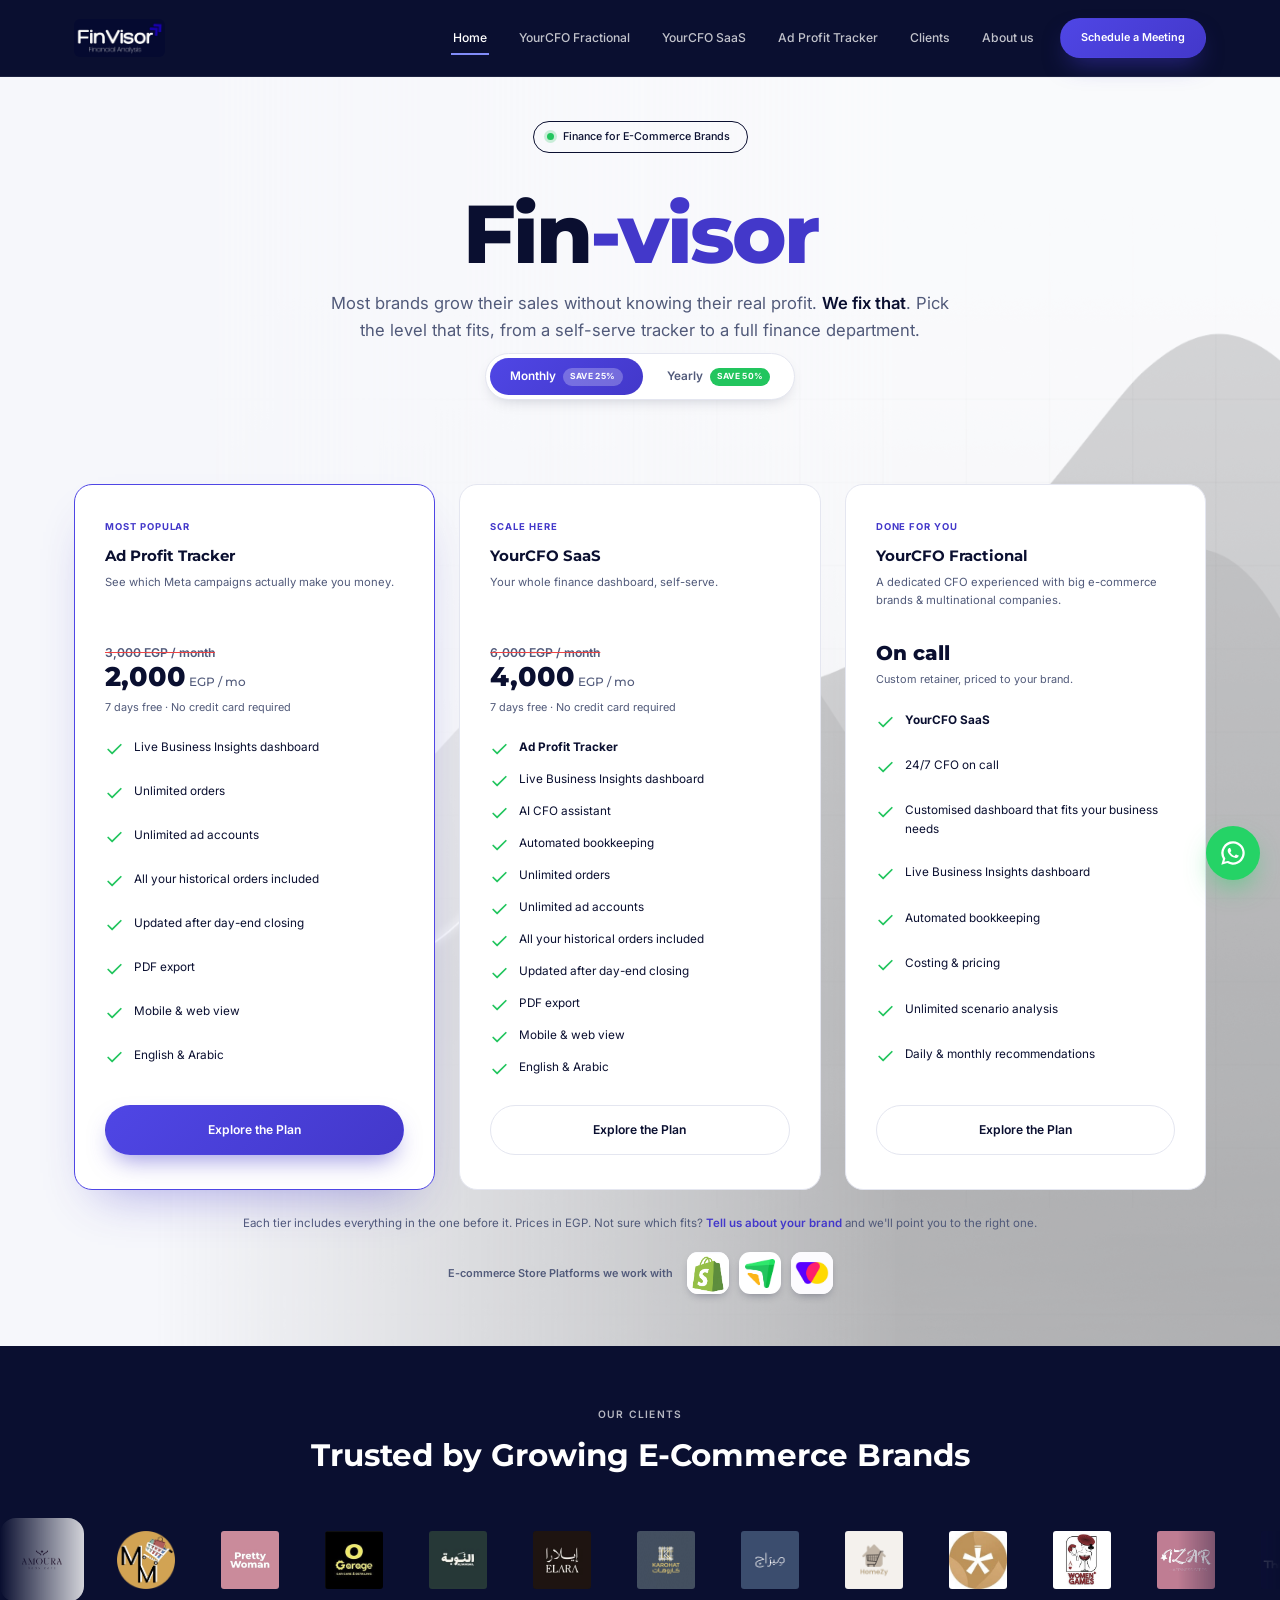
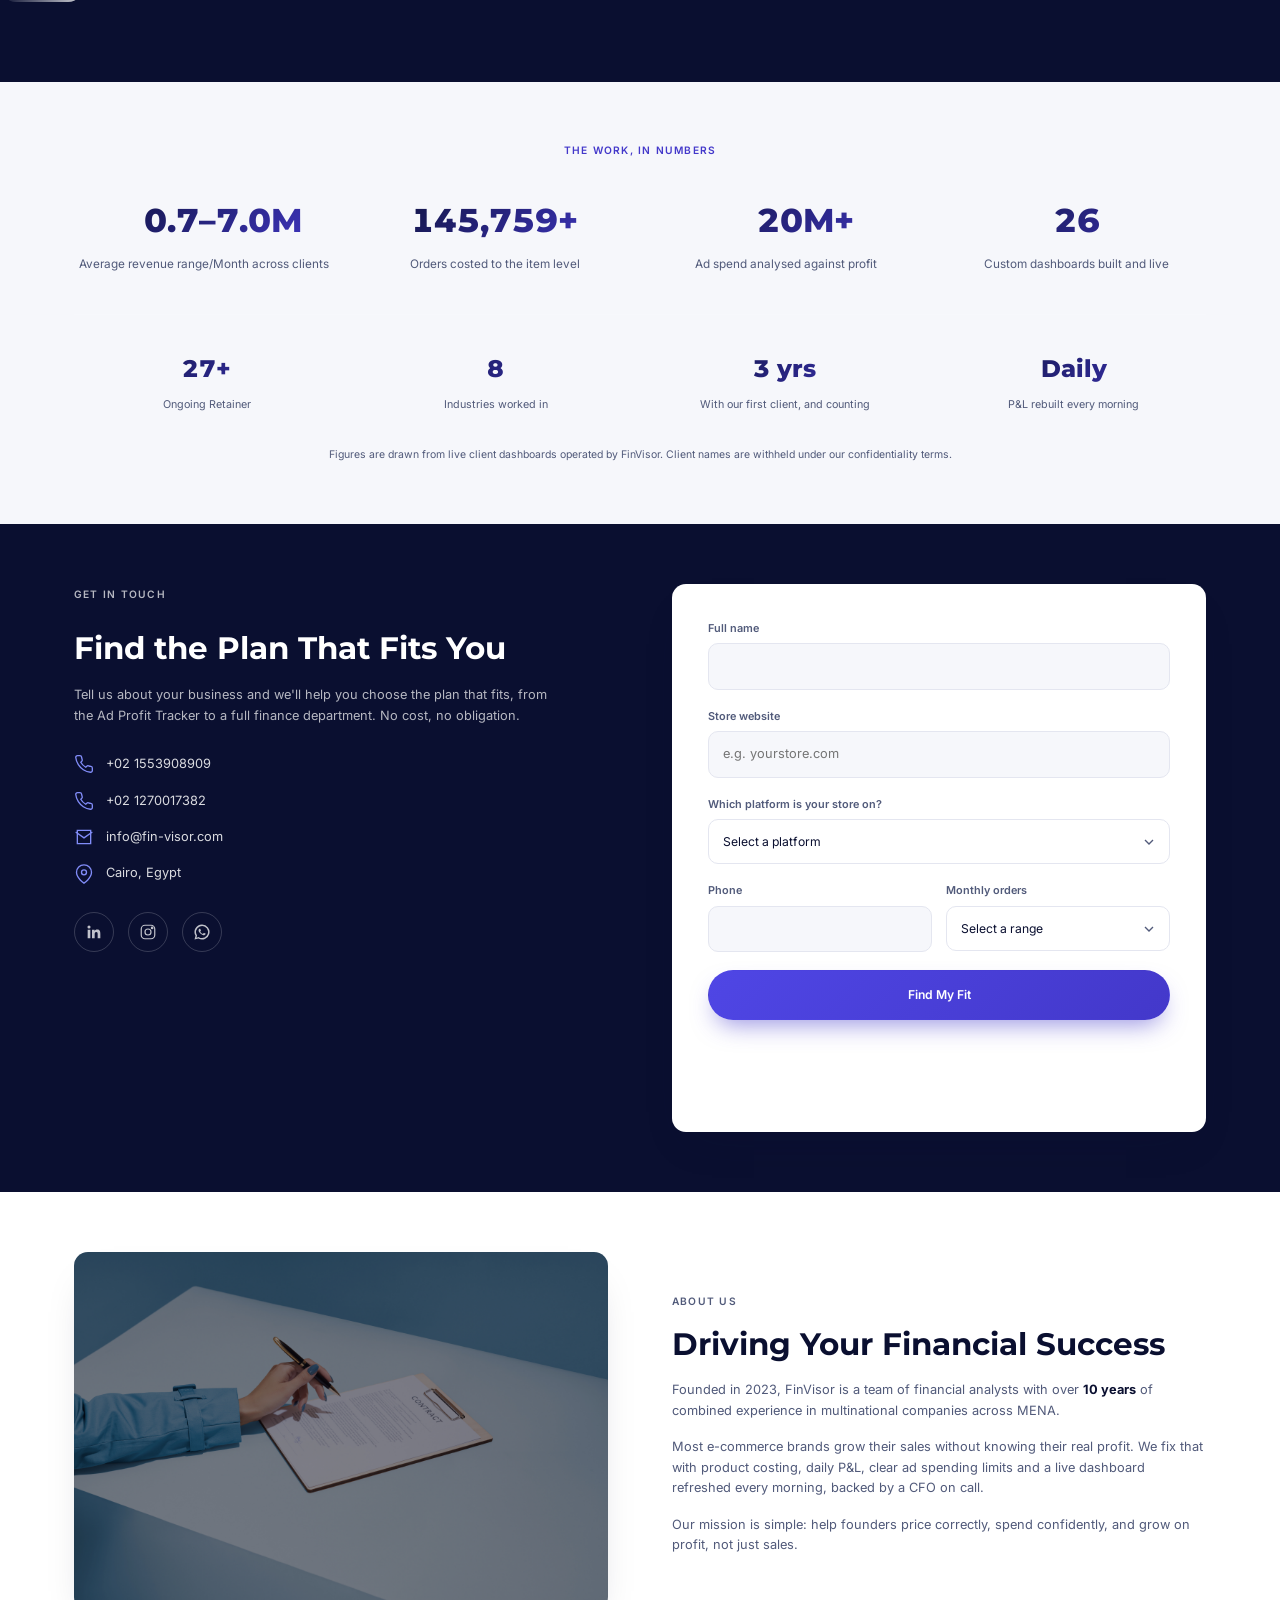
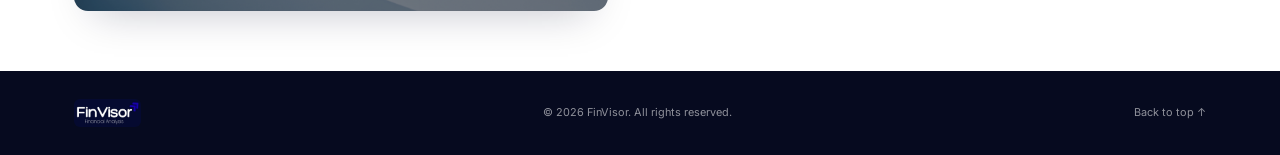
<file: index.html>
<!DOCTYPE html>
<html lang="en">
<head>
<meta charset="UTF-8">
<meta name="viewport" content="width=device-width, initial-scale=1.0">
<meta name="facebook-domain-verification" content="468x91xjyrl4etkbvhcsgvmhu1o7n9">
<title>FinVisor | Finance &amp; Profit Tracking for E-Commerce Brands</title>
<meta name="description" content="FinVisor helps e-commerce brands know their real profit, from a self-serve ad profit tracker and finance dashboard to a full outsourced finance department with a CFO on call.">
<link rel="canonical" href="https://www.fin-visor.com/">
<meta name="theme-color" content="#0a0f30">
<link rel="icon" type="image/jpeg" href="assets/img/favicon.jpeg">

<!-- Open Graph / social preview -->
<meta property="og:type" content="website">
<meta property="og:site_name" content="FinVisor">
<meta property="og:url" content="https://www.fin-visor.com/">
<meta property="og:title" content="FinVisor | Finance for E-Commerce Brands">
<meta property="og:description" content="Know your real profit, a self-serve profit tracker, a finance dashboard, or a full outsourced finance department.">
<meta property="og:image" content="https://www.fin-visor.com/assets/img/hero-bg.jpg">
<meta property="og:image:alt" content="FinVisor, finance for e-commerce">
<meta property="og:locale" content="en_US">
<meta name="twitter:card" content="summary_large_image">
<meta name="twitter:title" content="FinVisor | Finance for E-Commerce Brands">
<meta name="twitter:description" content="Know your real profit, a self-serve profit tracker, a finance dashboard, or a full outsourced finance department.">
<meta name="twitter:image" content="https://www.fin-visor.com/assets/img/hero-bg.jpg">

<link rel="preconnect" href="https://fonts.googleapis.com">
<link rel="preconnect" href="https://fonts.gstatic.com" crossorigin>
<link href="https://fonts.googleapis.com/css2?family=Inter:wght@400;500;600&family=Montserrat:wght@600;700;800&display=swap" rel="stylesheet">
<link rel="stylesheet" href="assets/css/styles.css">
<script src="assets/js/auth-modal.js" defer></script>

<script type="application/ld+json">
{
  "@context": "https://schema.org",
  "@type": "ProfessionalService",
  "name": "FinVisor",
  "url": "https://www.fin-visor.com/",
  "logo": "https://www.fin-visor.com/assets/img/logo.jpg",
  "image": "https://www.fin-visor.com/assets/img/hero-bg.jpg",
  "description": "Finance and profit tracking for e-commerce brands: a self-serve ad profit tracker, a self-serve finance dashboard, and a full outsourced finance department with a CFO on call.",
  "foundingDate": "2023",
  "areaServed": ["EG", "AE", "SA", "US"],
  "address": { "@type": "PostalAddress", "addressLocality": "Cairo", "addressCountry": "EG" },
  "email": "info@fin-visor.com",
  "telephone": "+201553908909",
  "sameAs": [
    "https://www.linkedin.com/company/finvisorr",
    "https://www.instagram.com/fin_visorrr/"
  ]
}
</script>

<!-- Meta Pixel Code -->
<script>
!function(f,b,e,v,n,t,s)
{if(f.fbq)return;n=f.fbq=function(){n.callMethod?
n.callMethod.apply(n,arguments):n.queue.push(arguments)};
if(!f._fbq)f._fbq=n;n.push=n;n.loaded=!0;n.version='2.0';
n.queue=[];t=b.createElement(e);t.async=!0;
t.src=v;s=b.getElementsByTagName(e)[0];
s.parentNode.insertBefore(t,s)}(window, document,'script',
'https://connect.facebook.net/en_US/fbevents.js');
fbq('init', '1931012607869883');
fbq('track', 'PageView');
</script>
<noscript><img height="1" width="1" style="display:none"
src="https://www.facebook.com/tr?id=1931012607869883&ev=PageView&noscript=1"
/></noscript>
<!-- End Meta Pixel Code -->

<style>
  /* ---- Home hero ---- */
  .home-hero { position: relative; background: var(--light-bg); overflow: hidden; padding: 44px 0 52px; }
  .home-hero-bg {
    position: absolute; inset: 0; background-size: cover; background-position: center right; opacity: 0.5;
    mask-image: linear-gradient(to left, rgba(0,0,0,1) 30%, rgba(0,0,0,0) 88%);
    -webkit-mask-image: linear-gradient(to left, rgba(0,0,0,1) 30%, rgba(0,0,0,0) 88%);
  }
  .home-hero .container { position: relative; text-align: center; }
  .home-wordmark { font-family: var(--font-head); font-size: clamp(3rem, 10vw, 6.4rem); font-weight: 800; line-height: 1.02; letter-spacing: -0.035em; color: var(--ink); white-space: nowrap; margin: 14px 0 14px; }
  .home-wordmark .accent { color: var(--indigo-600); }
  .home-tagline { font-size: clamp(1.05rem, 2.2vw, 1.3rem); color: var(--ink-soft); max-width: 640px; margin: 0 auto 10px; }
  .home-tagline strong { color: var(--ink); font-weight: 600; }

  /* ---- Product cards (three tiers) ---- */
  .home-products { display: grid; grid-template-columns: repeat(3, 1fr); gap: 22px; margin-top: 44px; text-align: left; }
  .product-card { display: flex; flex-direction: column; background: #fff; border: 1px solid var(--border); border-radius: var(--radius); padding: 28px 26px; transition: transform 0.25s ease, box-shadow 0.25s ease, border-color 0.25s ease; }
  .product-card:hover { transform: translateY(-6px); box-shadow: var(--shadow); border-color: var(--indigo-400); }
  .product-tier { font-size: 0.74rem; font-weight: 700; letter-spacing: 0.1em; text-transform: uppercase; color: var(--indigo-600); margin-bottom: 10px; }
  .product-card h2 { font-size: 1.25rem; margin-bottom: 8px; }
  .product-card p { color: var(--ink-soft); font-size: 0.93rem; margin-bottom: 18px; flex-grow: 1; }
  .product-price { font-family: var(--font-head); font-weight: 700; color: var(--ink); font-size: 1.05rem; margin-bottom: 16px; }
  .product-price span { font-weight: 500; font-size: 0.82rem; color: var(--ink-soft); }
  .product-cta { display: inline-flex; align-items: center; gap: 7px; font-weight: 600; color: var(--indigo-600); font-size: 0.95rem; }
  .product-card:hover .product-cta { gap: 11px; }

  /* ---- Plans ---- */
  .plans-grid { display: grid; grid-template-columns: repeat(3, 1fr); gap: 24px; margin-top: 48px; align-items: stretch; text-align: left; }
  .plan-card { position: relative; display: flex; flex-direction: column; background: #fff; border: 1px solid var(--border); border-radius: 18px; padding: 34px 30px; }
  .plan-card.is-featured { border-color: var(--indigo-500); box-shadow: 0 24px 48px -24px rgba(67,56,202,0.45); }
  .plan-flag { position: absolute; top: -13px; left: 50%; transform: translateX(-50%); background: linear-gradient(135deg, var(--indigo-500), var(--indigo-600)); color: #fff; font-size: 0.72rem; font-weight: 700; letter-spacing: 0.06em; text-transform: uppercase; padding: 6px 14px; border-radius: 999px; white-space: nowrap; }
  .plan-name { font-family: var(--font-head); font-weight: 700; font-size: 1.2rem; color: var(--ink); margin-bottom: 4px; }
  .plan-for { color: var(--ink-soft); font-size: 0.88rem; margin-bottom: 18px; min-height: 4.6em; }
  @media (max-width: 860px) { .plan-for { min-height: 0; } }
  .plan-price { font-family: var(--font-head); font-weight: 800; font-size: 2.1rem; color: var(--ink); line-height: 1; }
  .plan-price .per { font-size: 0.9rem; font-weight: 500; color: var(--ink-soft); }
  .plan-price.is-custom { font-size: 1.6rem; }
  .plan-old-price { font-size: 0.95rem; font-weight: 600; color: var(--ink-soft); text-decoration: line-through; text-decoration-color: #ef4444; margin-bottom: 2px; }
  .billing-toggle { display: inline-flex; gap: 4px; background: #fff; border: 1px solid var(--border); border-radius: 999px; padding: 4px; margin-bottom: 36px; box-shadow: 0 6px 16px -8px rgba(10,15,48,0.25); }
  .billing-opt { display: inline-flex; align-items: center; gap: 7px; border: none; background: transparent; color: var(--ink-soft); font-family: inherit; font-weight: 600; font-size: 0.92rem; padding: 9px 20px; border-radius: 999px; cursor: pointer; transition: background 0.2s ease, color 0.2s ease; }
  .billing-opt.is-active { background: linear-gradient(135deg, var(--indigo-500), var(--indigo-600)); color: #fff; }
  .save-badge { font-size: 0.66rem; font-weight: 700; letter-spacing: 0.04em; text-transform: uppercase; background: var(--green-400); color: #fff; padding: 2px 7px; border-radius: 999px; }
  .billing-opt.is-active .save-badge { background: rgba(255,255,255,0.25); }
  .plan-sub { color: var(--ink-soft); font-size: 0.85rem; margin: 8px 0 22px; }
  .plan-features { display: grid; gap: 11px; margin-bottom: 26px; flex-grow: 1; }
  .plan-features li { display: flex; gap: 10px; align-items: flex-start; font-size: 0.92rem; color: var(--ink); }
  .plan-features svg { flex-shrink: 0; width: 19px; height: 19px; color: var(--green-400); margin-top: 2px; }
  .plan-card .btn { width: 100%; }
  .plan-card .product-tier { margin-bottom: 10px; }

  #plans { scroll-margin-top: 90px; }
  .home-plan-note { text-align: center; color: var(--ink-soft); font-size: 0.9rem; margin-top: 24px; }
  .home-plan-note a { color: var(--indigo-600); font-weight: 600; }
  .plan-platforms { display: flex; align-items: center; gap: 9px; flex-wrap: wrap; margin: 4px 0 22px; }
  .plan-platforms .pp-label { font-size: 0.8rem; font-weight: 600; color: var(--ink-soft); margin-right: 3px; }
  .pp-logo { width: 42px; height: 42px; border-radius: 11px; background: #fff; box-shadow: 0 4px 10px -4px rgba(10,15,48,0.4); display: inline-flex; align-items: center; justify-content: center; overflow: hidden; }
  .pp-logo img { width: 100%; height: 100%; object-fit: contain; padding: 7px; }
  /* Per-logo tuning so the three marks read at the same visual size. */
  .pp-logo.is-shopify img { padding: 0; object-fit: cover; transform: scale(1.7) translateY(10%); }
  .pp-logo.is-easyorders img { padding: 6px; }
  .pp-logo.is-vondera img { padding: 1px; transform: scale(1.18); }
  .home-platforms { display: flex; align-items: center; justify-content: center; gap: 10px; flex-wrap: wrap; margin-top: 20px; }
  .home-platforms .pp-label { font-size: 0.85rem; font-weight: 600; color: var(--ink-soft); margin-right: 4px; }

  @media (max-width: 860px) {
    .home-products { grid-template-columns: 1fr; max-width: 440px; margin-inline: auto; }
    .plans-grid { grid-template-columns: 1fr; max-width: 440px; margin-inline: auto; }
  }
</style>

<script>document.documentElement.classList.add('js');</script>
  <!-- Microsoft Clarity -->
  <script type="text/javascript">(function(c,l,a,r,i,t,y){c[a]=c[a]||function(){(c[a].q=c[a].q||[]).push(arguments)};t=l.createElement(r);t.async=1;t.src="https://www.clarity.ms/tag/"+i;y=l.getElementsByTagName(r)[0];y.parentNode.insertBefore(t,y);})(window,document,"clarity","script","zgaxmw7p7w");</script>
</head>
<body>

<a class="skip-link" href="#main">Skip to content</a>

<header class="site-header" id="top">
  <div class="container header-inner">
    <a href="#top" class="logo">
      <img src="assets/img/logo.jpg" alt="FinVisor - Financial Analysis">
    </a>

    <nav class="nav" id="nav">
      <ul class="nav-list">
        <li><a href="#top" class="nav-link is-active">Home</a></li>
        <li><a href="finance-department.html" class="nav-link">YourCFO Fractional</a></li>
        <li><a href="yourcfo.html" class="nav-link">YourCFO SaaS</a></li>
        <li><a href="ad-profit-tracker.html" class="nav-link">Ad Profit Tracker</a></li>
        <li><a href="#clients" class="nav-link">Clients</a></li>
        <li><a href="#about" class="nav-link">About us</a></li>
      </ul>
    </nav>

    <a href="#contact" class="btn btn-accent btn-sm header-cta">Schedule a Meeting</a>

    <button class="nav-toggle" id="navToggle" aria-label="Toggle menu" aria-expanded="false" aria-controls="nav">
      <span></span><span></span><span></span>
    </button>
  </div>
</header>

<main id="main">

  <!-- HERO: brand + the three ways to work with FinVisor -->
  <section class="home-hero">
    <div class="home-hero-bg" style="background-image:url('assets/img/hero-bg.jpg')" aria-hidden="true"></div>
    <div class="container">
      <p class="hero-badge"><span class="dot" aria-hidden="true"></span>Finance for E-Commerce Brands</p>
      <h1 class="home-wordmark">Fin<span class="accent">&#8209;visor</span></h1>
      <p class="home-tagline">Most brands grow their sales without knowing their real profit. <strong>We fix that</strong>. Pick the level that fits, from a self-serve tracker to a full finance department.</p>

      <div class="billing-toggle" role="group" aria-label="Billing period">
        <button type="button" class="billing-opt is-active" data-billing="monthly">Monthly <span class="save-badge">Save 25%</span></button>
        <button type="button" class="billing-opt" data-billing="yearly">Yearly <span class="save-badge">Save 50%</span></button>
      </div>

      <div class="plans-grid" id="plans">
        <!-- Ad Profit Tracker (featured) -->
        <div class="plan-card is-featured">
          <span class="product-tier">Most popular</span>
          <div class="plan-name">Ad Profit Tracker</div>
          <p class="plan-for">See which Meta campaigns actually make you money.</p>
          <div class="plan-old-price" data-m="3,000 EGP / month" data-y="3,000 EGP / month">3,000 EGP / month</div>
          <div class="plan-price"><span data-m="2,000" data-y="1,500">2,000</span><span class="per"> EGP / mo</span></div>
          <p class="plan-sub" data-m="7 days free · No credit card required" data-y="Billed yearly · 7 days free">7 days free &middot; No credit card required</p>
          <ul class="plan-features">
            <li><svg viewBox="0 0 24 24" fill="none" stroke="currentColor" stroke-width="2.2" stroke-linecap="round" stroke-linejoin="round"><path d="M20 6 9 17l-5-5"/></svg>Live Business Insights dashboard</li>
            <li><svg viewBox="0 0 24 24" fill="none" stroke="currentColor" stroke-width="2.2" stroke-linecap="round" stroke-linejoin="round"><path d="M20 6 9 17l-5-5"/></svg>Unlimited orders</li>
            <li><svg viewBox="0 0 24 24" fill="none" stroke="currentColor" stroke-width="2.2" stroke-linecap="round" stroke-linejoin="round"><path d="M20 6 9 17l-5-5"/></svg>Unlimited ad accounts</li>
            <li><svg viewBox="0 0 24 24" fill="none" stroke="currentColor" stroke-width="2.2" stroke-linecap="round" stroke-linejoin="round"><path d="M20 6 9 17l-5-5"/></svg>All your historical orders included</li>
            <li><svg viewBox="0 0 24 24" fill="none" stroke="currentColor" stroke-width="2.2" stroke-linecap="round" stroke-linejoin="round"><path d="M20 6 9 17l-5-5"/></svg>Updated after day-end closing</li>
            <li><svg viewBox="0 0 24 24" fill="none" stroke="currentColor" stroke-width="2.2" stroke-linecap="round" stroke-linejoin="round"><path d="M20 6 9 17l-5-5"/></svg>PDF export</li>
            <li><svg viewBox="0 0 24 24" fill="none" stroke="currentColor" stroke-width="2.2" stroke-linecap="round" stroke-linejoin="round"><path d="M20 6 9 17l-5-5"/></svg>Mobile &amp; web view</li>
            <li><svg viewBox="0 0 24 24" fill="none" stroke="currentColor" stroke-width="2.2" stroke-linecap="round" stroke-linejoin="round"><path d="M20 6 9 17l-5-5"/></svg>English &amp; Arabic</li>
          </ul>          <a href="ad-profit-tracker.html" class="btn btn-accent">Explore the Plan</a>
        </div>

        <!-- YourCFO SaaS -->
        <div class="plan-card">
          <span class="product-tier">Scale here</span>
          <div class="plan-name">YourCFO SaaS</div>
          <p class="plan-for">Your whole finance dashboard, self-serve.</p>
          <div class="plan-old-price" data-m="6,000 EGP / month" data-y="6,000 EGP / month">6,000 EGP / month</div>
          <div class="plan-price"><span data-m="4,000" data-y="3,000">4,000</span><span class="per"> EGP / mo</span></div>
          <p class="plan-sub" data-m="7 days free · No credit card required" data-y="Billed yearly · 7 days free">7 days free &middot; No credit card required</p>
          <ul class="plan-features">
            <li><svg viewBox="0 0 24 24" fill="none" stroke="currentColor" stroke-width="2.2" stroke-linecap="round" stroke-linejoin="round"><path d="M20 6 9 17l-5-5"/></svg><strong>Ad Profit Tracker</strong></li>
            <li><svg viewBox="0 0 24 24" fill="none" stroke="currentColor" stroke-width="2.2" stroke-linecap="round" stroke-linejoin="round"><path d="M20 6 9 17l-5-5"/></svg>Live Business Insights dashboard</li>
            <li><svg viewBox="0 0 24 24" fill="none" stroke="currentColor" stroke-width="2.2" stroke-linecap="round" stroke-linejoin="round"><path d="M20 6 9 17l-5-5"/></svg>AI CFO assistant</li>
            <li><svg viewBox="0 0 24 24" fill="none" stroke="currentColor" stroke-width="2.2" stroke-linecap="round" stroke-linejoin="round"><path d="M20 6 9 17l-5-5"/></svg>Automated bookkeeping</li>
            <li><svg viewBox="0 0 24 24" fill="none" stroke="currentColor" stroke-width="2.2" stroke-linecap="round" stroke-linejoin="round"><path d="M20 6 9 17l-5-5"/></svg>Unlimited orders</li>
            <li><svg viewBox="0 0 24 24" fill="none" stroke="currentColor" stroke-width="2.2" stroke-linecap="round" stroke-linejoin="round"><path d="M20 6 9 17l-5-5"/></svg>Unlimited ad accounts</li>
            <li><svg viewBox="0 0 24 24" fill="none" stroke="currentColor" stroke-width="2.2" stroke-linecap="round" stroke-linejoin="round"><path d="M20 6 9 17l-5-5"/></svg>All your historical orders included</li>
            <li><svg viewBox="0 0 24 24" fill="none" stroke="currentColor" stroke-width="2.2" stroke-linecap="round" stroke-linejoin="round"><path d="M20 6 9 17l-5-5"/></svg>Updated after day-end closing</li>
            <li><svg viewBox="0 0 24 24" fill="none" stroke="currentColor" stroke-width="2.2" stroke-linecap="round" stroke-linejoin="round"><path d="M20 6 9 17l-5-5"/></svg>PDF export</li>
            <li><svg viewBox="0 0 24 24" fill="none" stroke="currentColor" stroke-width="2.2" stroke-linecap="round" stroke-linejoin="round"><path d="M20 6 9 17l-5-5"/></svg>Mobile &amp; web view</li>
            <li><svg viewBox="0 0 24 24" fill="none" stroke="currentColor" stroke-width="2.2" stroke-linecap="round" stroke-linejoin="round"><path d="M20 6 9 17l-5-5"/></svg>English &amp; Arabic</li>
          </ul>          <a href="yourcfo.html" class="btn btn-outline">Explore the Plan</a>
        </div>

        <!-- YourCFO Fractional -->
        <div class="plan-card">
          <span class="product-tier">Done for you</span>
          <div class="plan-name">YourCFO Fractional</div>
          <p class="plan-for">A dedicated CFO experienced with big e-commerce brands &amp; multinational companies.</p>
          <div class="plan-price is-custom">On call</div>
          <p class="plan-sub">Custom retainer, priced to your brand.</p>
          <ul class="plan-features">
            <li><svg viewBox="0 0 24 24" fill="none" stroke="currentColor" stroke-width="2.2" stroke-linecap="round" stroke-linejoin="round"><path d="M20 6 9 17l-5-5"/></svg><strong>YourCFO SaaS</strong></li>
            <li><svg viewBox="0 0 24 24" fill="none" stroke="currentColor" stroke-width="2.2" stroke-linecap="round" stroke-linejoin="round"><path d="M20 6 9 17l-5-5"/></svg>24/7 CFO on call</li>
            <li><svg viewBox="0 0 24 24" fill="none" stroke="currentColor" stroke-width="2.2" stroke-linecap="round" stroke-linejoin="round"><path d="M20 6 9 17l-5-5"/></svg>Customised dashboard that fits your business needs</li>
            <li><svg viewBox="0 0 24 24" fill="none" stroke="currentColor" stroke-width="2.2" stroke-linecap="round" stroke-linejoin="round"><path d="M20 6 9 17l-5-5"/></svg>Live Business Insights dashboard</li>
            <li><svg viewBox="0 0 24 24" fill="none" stroke="currentColor" stroke-width="2.2" stroke-linecap="round" stroke-linejoin="round"><path d="M20 6 9 17l-5-5"/></svg>Automated bookkeeping</li>
            <li><svg viewBox="0 0 24 24" fill="none" stroke="currentColor" stroke-width="2.2" stroke-linecap="round" stroke-linejoin="round"><path d="M20 6 9 17l-5-5"/></svg>Costing &amp; pricing</li>
            <li><svg viewBox="0 0 24 24" fill="none" stroke="currentColor" stroke-width="2.2" stroke-linecap="round" stroke-linejoin="round"><path d="M20 6 9 17l-5-5"/></svg>Unlimited scenario analysis</li>
            <li><svg viewBox="0 0 24 24" fill="none" stroke="currentColor" stroke-width="2.2" stroke-linecap="round" stroke-linejoin="round"><path d="M20 6 9 17l-5-5"/></svg>Daily &amp; monthly recommendations</li>
          </ul>          <a href="finance-department.html" class="btn btn-outline">Explore the Plan</a>
        </div>
      </div>
      <p class="home-plan-note">Each tier includes everything in the one before it. Prices in EGP. Not sure which fits? <a href="#contact">Tell us about your brand</a> and we'll point you to the right one.</p>
      <div class="home-platforms">
        <span class="pp-label">E-commerce Store Platforms we work with</span>
        <span class="pp-logo is-shopify" title="Shopify"><img src="assets/img/platforms/shopify.webp" alt="Shopify" loading="lazy"></span>
        <span class="pp-logo is-easyorders" title="EasyOrders"><img src="assets/img/platforms/easyorders.png" alt="EasyOrders" loading="lazy"></span>
        <span class="pp-logo is-vondera" title="Vondera"><img src="assets/img/platforms/vondera.png" alt="Vondera" loading="lazy"></span>
      </div>
    </div>
  </section>

  <!-- CLIENTS -->
  <section class="section section-dark" id="clients">
    <div class="container">
      <p class="eyebrow eyebrow-center eyebrow-light">Our Clients</p>
      <h2 class="section-title section-title-light">Trusted by Growing E-Commerce Brands</h2>
    </div>

    <div class="logo-marquee" role="region" aria-label="Client logos">
      <div class="logo-track">
        <img src="assets/img/clients/client-amoura.png" alt="Amoura Body Care" loading="lazy">
        <img src="assets/img/clients/client-misrmart.avif" alt="Misr Mart" loading="lazy">
        <img src="assets/img/clients/client-07.jpg" alt="Pretty Woman" loading="lazy">
        <img src="assets/img/clients/client-ogarage.jpg" alt="O Garage" loading="lazy">
        <img src="assets/img/clients/client-altawbah.jpg" alt="Al Tawbah" loading="lazy">
        <img src="assets/img/clients/client-elara.jpg" alt="ELARA" loading="lazy">
        <img src="assets/img/clients/client-karohat.jpg" alt="Karohat" loading="lazy">
        <img src="assets/img/clients/client-miraj.jpg" alt="Miraj" loading="lazy">
        <img src="assets/img/clients/client-homezy.png" alt="HomeZy" loading="lazy">
        <img src="assets/img/clients/client-launder.jpg" alt="FinVisor client brand" loading="lazy">
        <img src="assets/img/clients/client-01.jpg" alt="FinVisor client brand" loading="lazy">
        <img src="assets/img/clients/client-02.jpg" alt="FinVisor client brand" loading="lazy">
        <img src="assets/img/clients/client-03.jpg" alt="FinVisor client brand" loading="lazy">
        <img src="assets/img/clients/client-04.jpg" alt="FinVisor client brand" loading="lazy">
        <img src="assets/img/clients/client-06.jpg" alt="FinVisor client brand" loading="lazy">        <img src="assets/img/clients/client-10.jpg" alt="FinVisor client brand" loading="lazy">
        <img src="assets/img/clients/client-11.jpg" alt="FinVisor client brand" loading="lazy">
        <img src="assets/img/clients/client-12.jpg" alt="FinVisor client brand" loading="lazy">
        <img src="assets/img/clients/client-13.jpg" alt="FinVisor client brand" loading="lazy">
        <img src="assets/img/clients/client-14.jpg" alt="FinVisor client brand" loading="lazy">
        <img src="assets/img/clients/client-16.jpg" alt="FinVisor client brand" loading="lazy">        <!-- duplicate set for seamless loop -->
        <img src="assets/img/clients/client-amoura.png" alt="" loading="lazy" aria-hidden="true">
        <img src="assets/img/clients/client-misrmart.avif" alt="" loading="lazy" aria-hidden="true">
        <img src="assets/img/clients/client-07.jpg" alt="" loading="lazy" aria-hidden="true">
        <img src="assets/img/clients/client-ogarage.jpg" alt="" loading="lazy" aria-hidden="true">
        <img src="assets/img/clients/client-altawbah.jpg" alt="" loading="lazy" aria-hidden="true">
        <img src="assets/img/clients/client-elara.jpg" alt="" loading="lazy" aria-hidden="true">
        <img src="assets/img/clients/client-karohat.jpg" alt="" loading="lazy" aria-hidden="true">
        <img src="assets/img/clients/client-miraj.jpg" alt="" loading="lazy" aria-hidden="true">
        <img src="assets/img/clients/client-homezy.png" alt="" loading="lazy" aria-hidden="true">
        <img src="assets/img/clients/client-launder.jpg" alt="" loading="lazy" aria-hidden="true">
        <img src="assets/img/clients/client-01.jpg" alt="" loading="lazy" aria-hidden="true">
        <img src="assets/img/clients/client-02.jpg" alt="" loading="lazy" aria-hidden="true">
        <img src="assets/img/clients/client-03.jpg" alt="" loading="lazy" aria-hidden="true">
        <img src="assets/img/clients/client-04.jpg" alt="" loading="lazy" aria-hidden="true">
        <img src="assets/img/clients/client-06.jpg" alt="" loading="lazy" aria-hidden="true">        <img src="assets/img/clients/client-10.jpg" alt="" loading="lazy" aria-hidden="true">
        <img src="assets/img/clients/client-11.jpg" alt="" loading="lazy" aria-hidden="true">
        <img src="assets/img/clients/client-12.jpg" alt="" loading="lazy" aria-hidden="true">
        <img src="assets/img/clients/client-13.jpg" alt="" loading="lazy" aria-hidden="true">
        <img src="assets/img/clients/client-14.jpg" alt="" loading="lazy" aria-hidden="true">
        <img src="assets/img/clients/client-16.jpg" alt="" loading="lazy" aria-hidden="true">      </div>
    </div>
  </section>

  <!-- ACHIEVEMENTS -->
  <section class="section section-tint achievements achievements-light" id="achievements">
    <div class="container">
      <p class="eyebrow eyebrow-center">The Work, In Numbers</p>
      <div class="stats-grid">
        <div class="stat">
          <span class="stat-num"><span class="cur">EGP</span><span data-count="0.8" data-decimals="1">0.8</span>&ndash;<span data-count="7.7" data-decimals="1" data-suffix="M">7.7M</span></span>
          <span class="stat-label">Average revenue range/Month across clients</span>
        </div>
        <div class="stat">
          <span class="stat-num" data-count="160000" data-suffix="+">160,000+</span>
          <span class="stat-label">Orders costed to the item level</span>
        </div>
        <div class="stat">
          <span class="stat-num"><span class="cur">EGP</span><span data-count="22" data-suffix="M+">22M+</span></span>
          <span class="stat-label">Ad spend analysed against profit</span>
        </div>
        <div class="stat">
          <span class="stat-num" data-count="29">29</span>
          <span class="stat-label">Custom dashboards built and live</span>
        </div>
      </div>
      <div class="stats-grid stats-grid-sub">
        <div class="stat stat-sm">
          <span class="stat-num" data-count="30" data-suffix="+">30+</span>
          <span class="stat-label">Ongoing Retainer</span>
        </div>
        <div class="stat stat-sm">
          <span class="stat-num" data-count="9">9</span>
          <span class="stat-label">Industries worked in</span>
        </div>
        <div class="stat stat-sm">
          <span class="stat-num" data-count="3" data-suffix=" yrs">3 yrs</span>
          <span class="stat-label">With our first client, and counting</span>
        </div>
        <div class="stat stat-sm">
          <span class="stat-num">Daily</span>
          <span class="stat-label">P&amp;L rebuilt every morning</span>
        </div>
      </div>
      <p class="stats-note">Figures are drawn from live client dashboards operated by FinVisor. Client names are withheld under our confidentiality terms.</p>
    </div>
  </section>

  <!-- CONTACT -->
  <section class="section section-dark contact" id="contact">
    <div class="container contact-grid">
      <div class="contact-copy">
        <p class="eyebrow eyebrow-light">Get In Touch</p>
        <h2 class="section-title section-title-left section-title-light">Find the Plan That Fits You</h2>
        <p>Tell us about your business and we'll help you choose the plan that fits, from the Ad Profit Tracker to a full finance department. No cost, no obligation.</p>

        <ul class="contact-info">
          <li>
            <svg viewBox="0 0 24 24" fill="none" stroke="currentColor" stroke-width="1.6"><path d="M22 16.92v3a2 2 0 0 1-2.18 2 19.79 19.79 0 0 1-8.63-3.07 19.5 19.5 0 0 1-6-6 19.79 19.79 0 0 1-3.07-8.67A2 2 0 0 1 4.11 2h3a2 2 0 0 1 2 1.72c.127.96.361 1.903.7 2.81a2 2 0 0 1-.45 2.11L8.09 9.91a16 16 0 0 0 6 6l1.27-1.27a2 2 0 0 1 2.11-.45c.907.339 1.85.573 2.81.7A2 2 0 0 1 22 16.92z"/></svg>
            <a href="tel:+201553908909">+02 1553908909</a>
          </li>
          <li>
            <svg viewBox="0 0 24 24" fill="none" stroke="currentColor" stroke-width="1.6"><path d="M22 16.92v3a2 2 0 0 1-2.18 2 19.79 19.79 0 0 1-8.63-3.07 19.5 19.5 0 0 1-6-6 19.79 19.79 0 0 1-3.07-8.67A2 2 0 0 1 4.11 2h3a2 2 0 0 1 2 1.72c.127.96.361 1.903.7 2.81a2 2 0 0 1-.45 2.11L8.09 9.91a16 16 0 0 0 6 6l1.27-1.27a2 2 0 0 1 2.11-.45c.907.339 1.85.573 2.81.7A2 2 0 0 1 22 16.92z"/></svg>
            <a href="tel:+201270017382">+02 1270017382</a>
          </li>
          <li>
            <svg viewBox="0 0 24 24" fill="none" stroke="currentColor" stroke-width="1.6"><path d="M4 4h16v16H4z"/><path d="m22 6-10 7L2 6"/></svg>
            <a href="mailto:info@fin-visor.com">info@fin-visor.com</a>
          </li>
          <li>
            <svg viewBox="0 0 24 24" fill="none" stroke="currentColor" stroke-width="1.6"><path d="M21 10c0 7-9 13-9 13s-9-6-9-13a9 9 0 0 1 18 0z"/><circle cx="12" cy="10" r="3"/></svg>
            <span>Cairo, Egypt</span>
          </li>
        </ul>

        <div class="social-links">
          <a href="https://www.linkedin.com/company/finvisorr" target="_blank" rel="noopener" aria-label="FinVisor on LinkedIn">
            <svg viewBox="0 0 24 24" fill="currentColor"><path d="M20.45 20.45h-3.56v-5.57c0-1.33-.02-3.04-1.85-3.04-1.86 0-2.14 1.45-2.14 2.94v5.67H9.34V9h3.41v1.56h.05c.48-.9 1.64-1.85 3.38-1.85 3.6 0 4.27 2.37 4.27 5.46v6.28zM5.34 7.43a2.07 2.07 0 1 1 0-4.14 2.07 2.07 0 0 1 0 4.14zM7.12 20.45H3.56V9h3.56v11.45z"/></svg>
          </a>
          <a href="https://www.instagram.com/fin_visorrr/" target="_blank" rel="noopener" aria-label="FinVisor on Instagram">
            <svg viewBox="0 0 24 24" fill="none" stroke="currentColor" stroke-width="1.6"><rect x="3" y="3" width="18" height="18" rx="5"/><circle cx="12" cy="12" r="4"/><circle cx="17.5" cy="6.5" r="1"/></svg>
          </a>
          <a href="https://wa.me/201270017382" target="_blank" rel="noopener" aria-label="Chat with FinVisor on WhatsApp">
            <svg viewBox="0 0 24 24" fill="currentColor"><path d="M12 2a10 10 0 0 0-8.6 15.1L2 22l5.06-1.33A10 10 0 1 0 12 2zm0 18.06a8 8 0 0 1-4.08-1.12l-.29-.17-3 .79.8-2.93-.19-.3A8.06 8.06 0 1 1 12 20.06zm4.4-5.93c-.24-.12-1.43-.7-1.65-.78-.22-.08-.38-.12-.54.12-.16.24-.62.78-.76.94-.14.16-.28.18-.52.06-.24-.12-1-.37-1.9-1.18-.7-.62-1.18-1.39-1.32-1.63-.14-.24-.01-.37.11-.49.12-.12.27-.31.4-.47.13-.16.18-.27.27-.45.09-.18.04-.33-.04-.45-.08-.12-.5-1.2-.68-1.64-.18-.43-.37-.37-.5-.38-.13-.01-.28-.01-.43-.01-.15 0-.39.06-.6.3-.21.24-.8.78-.8 1.9 0 1.12.82 2.2.94 2.36.12.16 1.6 2.45 3.9 3.34 2.3.89 2.3.59 2.72.55.42-.04 1.43-.58 1.63-1.15.2-.57.2-1.05.14-1.15-.06-.1-.22-.16-.46-.28z"/></svg>
          </a>
        </div>
      </div>

      <form class="contact-form" id="contactForm" novalidate>
        <div class="form-row">
          <label for="fullName">Full name</label>
          <input type="text" id="fullName" name="fullName" autocomplete="name" required>
        </div>
        <div class="form-row">
          <label for="storeWebsite">Store website</label>
          <input type="text" id="storeWebsite" name="storeWebsite" inputmode="url" autocomplete="url" placeholder="e.g. yourstore.com" required>
        </div>
        <div class="form-row">
          <label for="platform">Which platform is your store on?</label>
          <select id="platform" name="platform" required>
            <option value="">Select a platform</option>
            <option>Shopify</option>
            <option>EasyOrders</option>
            <option>Vondera</option>
            <option>WooCommerce</option>
            <option>Other</option>
          </select>
        </div>
        <div class="form-grid-2">
          <div class="form-row">
            <label for="phone">Phone</label>
            <input type="tel" id="phone" name="phone" autocomplete="tel" required>
          </div>
          <div class="form-row">
            <label for="monthlyOrders">Monthly orders</label>
            <select id="monthlyOrders" name="monthlyOrders" required>
              <option value="">Select a range</option>
              <option>Under 100</option>
              <option>100 – 500</option>
              <option>500 – 2,000</option>
              <option>2,000 – 10,000</option>
              <option>Over 10,000</option>
            </select>
          </div>
        </div>
        <button type="submit" class="btn btn-accent btn-block">Find My Fit</button>
        <p class="form-note" id="formNote" role="status" aria-live="polite"></p>
        <p class="form-privacy">Your details go to FinVisor only, and are never shared.</p>
      </form>
    </div>
  </section>

  <!-- ABOUT -->
  <section class="section about" id="about">
    <div class="container about-grid">
      <div class="about-media">
        <img src="assets/img/about-bg.jpg" alt="Financial analyst reviewing a contract" loading="lazy">
      </div>
      <div class="about-copy">
        <p class="eyebrow">About Us</p>
        <h2 class="section-title section-title-left">Driving Your Financial Success</h2>
        <p>Founded in 2023, FinVisor is a team of financial analysts with over <strong>10 years</strong> of combined experience in multinational companies across MENA.</p>
        <p>Most e-commerce brands grow their sales without knowing their real profit. We fix that with product costing, daily P&amp;L, clear ad spending limits and a live dashboard refreshed every morning, backed by a CFO on call.</p>
        <p>Our mission is simple: help founders price correctly, spend confidently, and grow on profit, not just sales.</p>
      </div>
    </div>
  </section>

</main>

<footer class="site-footer">
  <div class="container footer-inner">
    <a href="#top" class="logo">
      <img src="assets/img/logo.jpg" alt="FinVisor - Financial Analysis">
    </a>
    <p>&copy; <span id="year"></span> FinVisor. All rights reserved.</p>
    <a href="#top" class="back-to-top">Back to top &uarr;</a>
  </div>
</footer>

<a class="whatsapp-fab" href="https://wa.me/201270017382" target="_blank" rel="noopener" aria-label="Chat with FinVisor on WhatsApp">
  <svg viewBox="0 0 24 24" fill="currentColor" aria-hidden="true"><path d="M12 2a10 10 0 0 0-8.6 15.1L2 22l5.06-1.33A10 10 0 1 0 12 2zm0 18.06a8 8 0 0 1-4.08-1.12l-.29-.17-3 .79.8-2.93-.19-.3A8.06 8.06 0 1 1 12 20.06zm4.4-5.93c-.24-.12-1.43-.7-1.65-.78-.22-.08-.38-.12-.54.12-.16.24-.62.78-.76.94-.14.16-.28.18-.52.06-.24-.12-1-.37-1.9-1.18-.7-.62-1.18-1.39-1.32-1.63-.14-.24-.01-.37.11-.49.12-.12.27-.31.4-.47.13-.16.18-.27.27-.45.09-.18.04-.33-.04-.45-.08-.12-.5-1.2-.68-1.64-.18-.43-.37-.37-.5-.38-.13-.01-.28-.01-.43-.01-.15 0-.39.06-.6.3-.21.24-.8.78-.8 1.9 0 1.12.82 2.2.94 2.36.12.16 1.6 2.45 3.9 3.34 2.3.89 2.3.59 2.72.55.42-.04 1.43-.58 1.63-1.15.2-.57.2-1.05.14-1.15-.06-.1-.22-.16-.46-.28z"/></svg>
</a>

<script>
  // Monthly / Yearly billing toggle: swaps the data-m / data-y text on the plan cards.
  (function () {
    var toggle = document.querySelector('.billing-toggle');
    if (!toggle) return;
    var opts = toggle.querySelectorAll('.billing-opt');
    var swap = document.querySelectorAll('.plans-grid [data-m]');
    function apply(mode) {
      swap.forEach(function (el) {
        var v = mode === 'yearly' ? el.getAttribute('data-y') : el.getAttribute('data-m');
        if (v !== null) el.textContent = v;
      });
      opts.forEach(function (o) {
        o.classList.toggle('is-active', o.getAttribute('data-billing') === mode);
      });
    }
    opts.forEach(function (o) {
      o.addEventListener('click', function () { apply(o.getAttribute('data-billing')); });
    });
  })();
</script>
<script src="assets/js/script.js"></script>
</body>
</html>
</file>
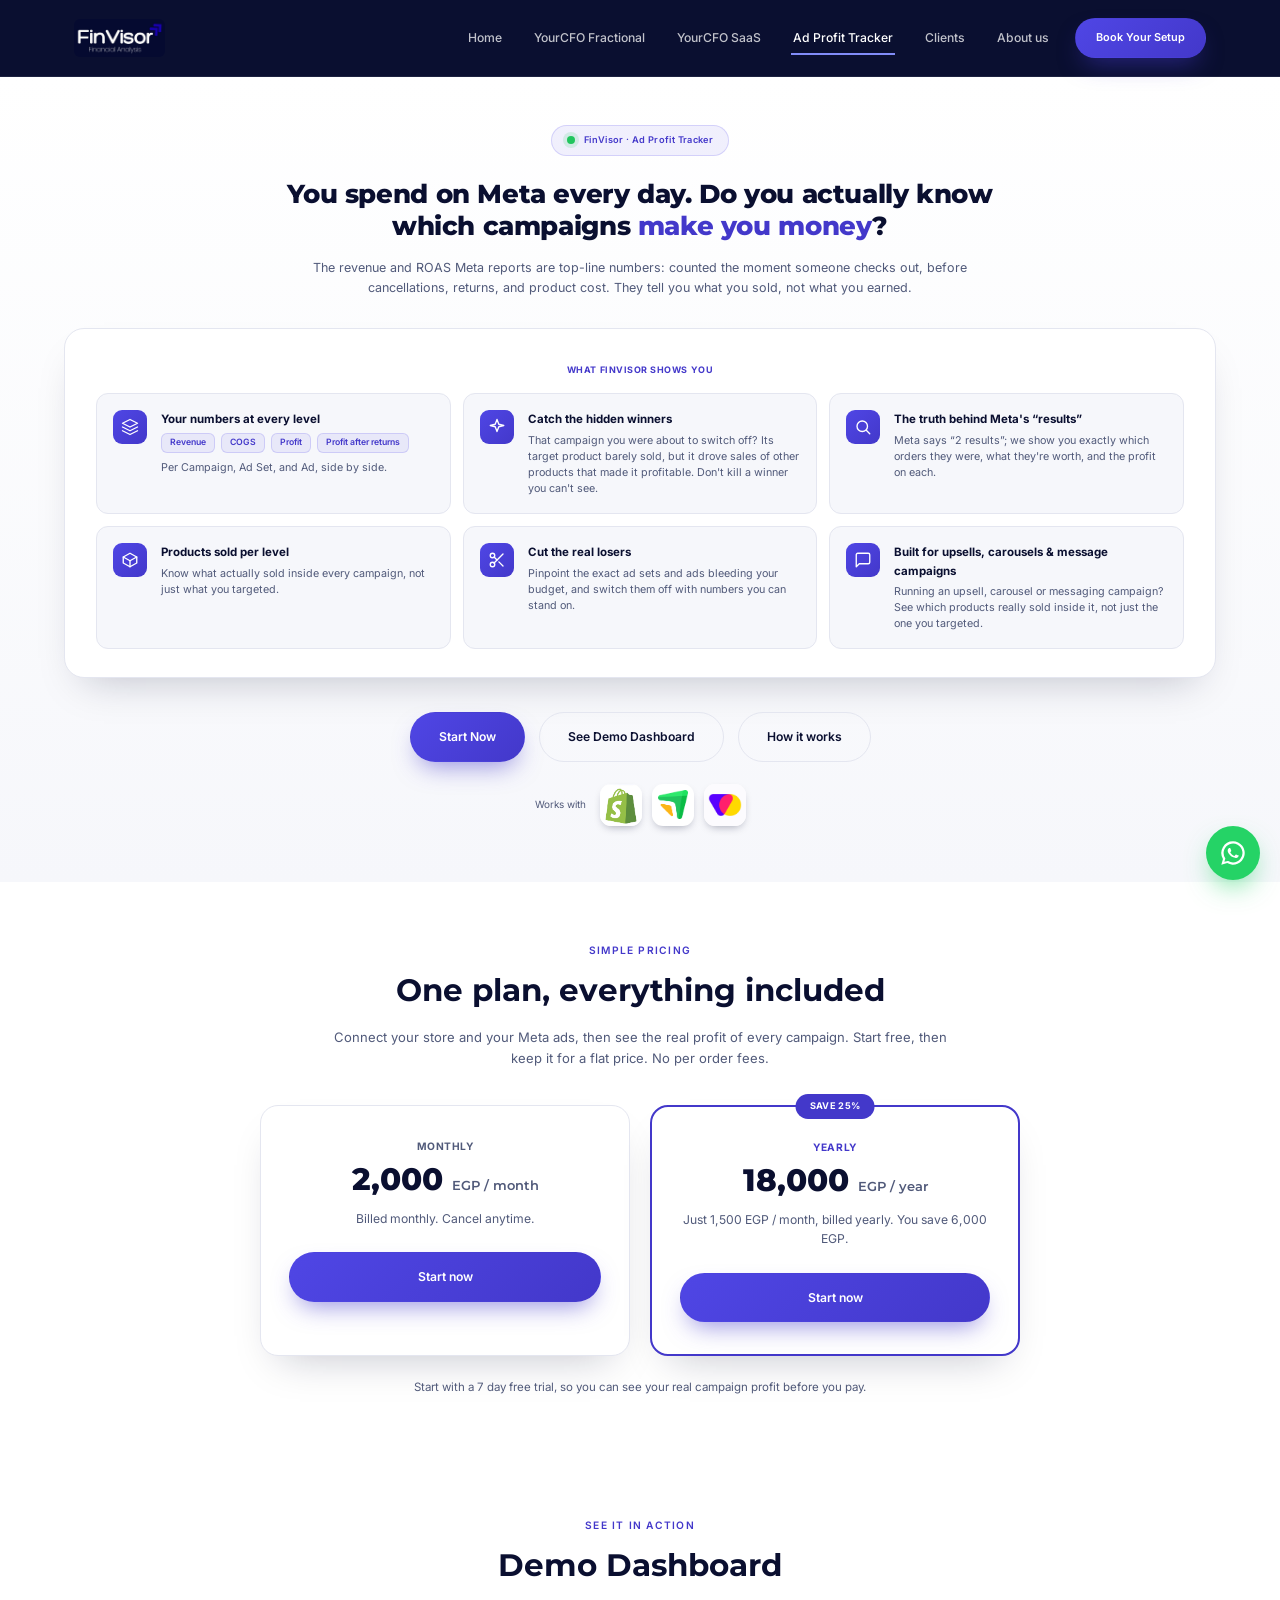
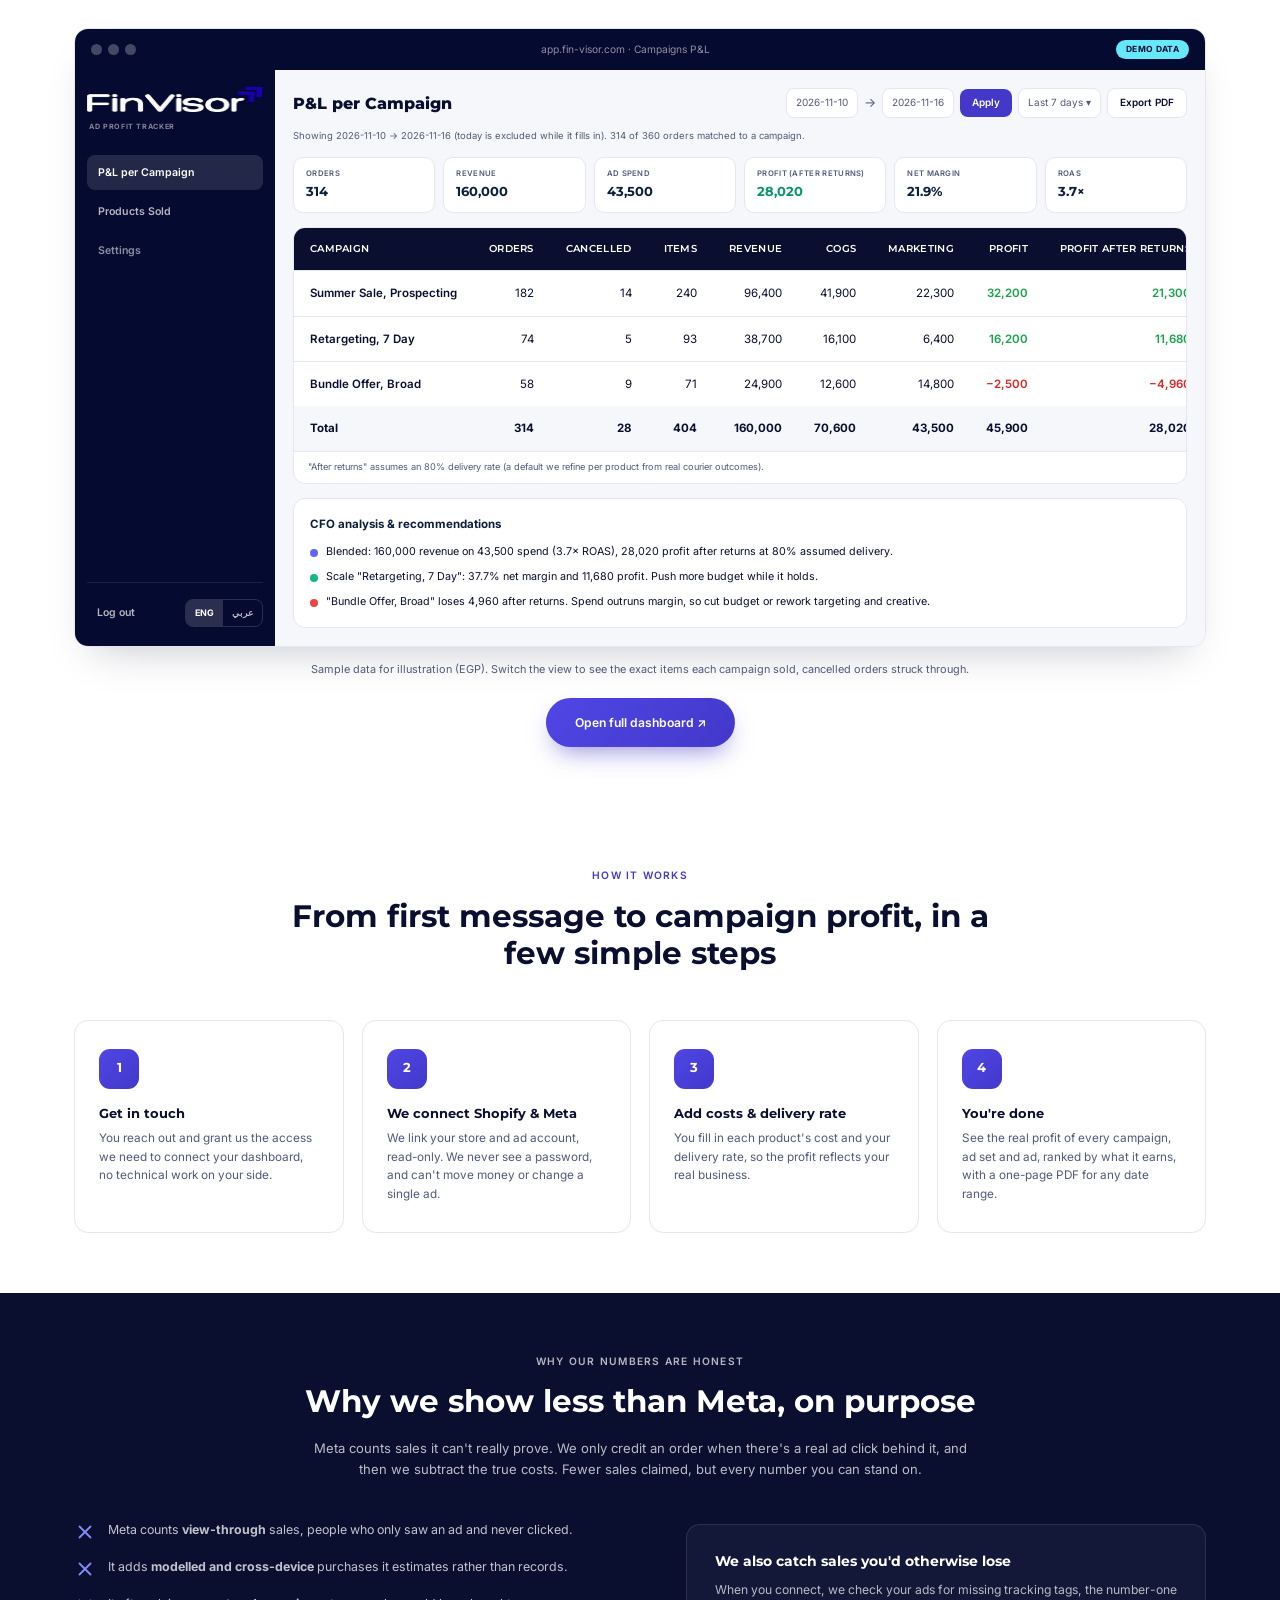
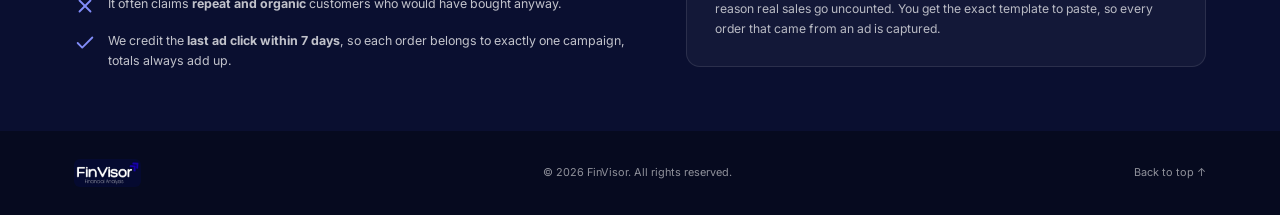
<file: ad-profit-tracker.html>
<!DOCTYPE html>
<html lang="en">
<head>
<meta charset="UTF-8">
<meta name="viewport" content="width=device-width, initial-scale=1.0">
<meta name="facebook-domain-verification" content="468x91xjyrl4etkbvhcsgvmhu1o7n9">
<title>Ad Profit Tracker | FinVisor, Real Profit per Meta Campaign</title>
<meta name="description" content="FinVisor Ad Profit Tracker connects your Shopify, EasyOrders or Vondera store with your Meta ads and shows the real profit of every campaign, after product cost, cancelled orders and expected returns. Not platform ROAS.">
<link rel="canonical" href="https://www.fin-visor.com/ad-profit-tracker.html">
<meta name="theme-color" content="#0a0f30">
<link rel="icon" type="image/jpeg" href="assets/img/favicon.jpeg">

<!-- Open Graph / social preview -->
<meta property="og:type" content="website">
<meta property="og:site_name" content="FinVisor">
<meta property="og:url" content="https://www.fin-visor.com/ad-profit-tracker.html">
<meta property="og:title" content="Ad Profit Tracker | FinVisor">
<meta property="og:description" content="See the real profit of every Meta campaign, after product cost, cancelled orders and expected returns. Works with Shopify, EasyOrders & Vondera.">
<meta property="og:image" content="https://www.fin-visor.com/assets/img/hero-bg.jpg">
<meta property="og:locale" content="en_US">
<meta name="twitter:card" content="summary_large_image">
<meta name="twitter:title" content="Ad Profit Tracker | FinVisor">
<meta name="twitter:description" content="See the real profit of every Meta campaign. Works with Shopify, EasyOrders & Vondera.">
<meta name="twitter:image" content="https://www.fin-visor.com/assets/img/hero-bg.jpg">

<link rel="preconnect" href="https://fonts.googleapis.com">
<link rel="preconnect" href="https://fonts.gstatic.com" crossorigin>
<link href="https://fonts.googleapis.com/css2?family=Inter:wght@400;500;600&family=Montserrat:wght@600;700;800&display=swap" rel="stylesheet">
<link rel="stylesheet" href="assets/css/styles.css">
<script src="assets/js/auth-modal.js" defer></script>

<script type="application/ld+json">
{
  "@context": "https://schema.org",
  "@type": "SoftwareApplication",
  "name": "FinVisor Ad Profit Tracker",
  "applicationCategory": "BusinessApplication",
  "operatingSystem": "Web",
  "url": "https://www.fin-visor.com/ad-profit-tracker.html",
  "description": "Connects a Shopify, EasyOrders or Vondera store with Meta ads and reports the real profit of every ad campaign after product cost, cancelled orders and expected returns.",
  "offers": { "@type": "Offer", "price": "2000", "priceCurrency": "EGP", "description": "7 day free trial, then 2,000 EGP per month or 18,000 EGP per year." },
  "provider": { "@type": "Organization", "name": "FinVisor", "url": "https://www.fin-visor.com/" }
}
</script>

<!-- Meta Pixel Code -->
<script>
!function(f,b,e,v,n,t,s)
{if(f.fbq)return;n=f.fbq=function(){n.callMethod?
n.callMethod.apply(n,arguments):n.queue.push(arguments)};
if(!f._fbq)f._fbq=n;n.push=n;n.loaded=!0;n.version='2.0';
n.queue=[];t=b.createElement(e);t.async=!0;
t.src=v;s=b.getElementsByTagName(e)[0];
s.parentNode.insertBefore(t,s)}(window, document,'script',
'https://connect.facebook.net/en_US/fbevents.js');
fbq('init', '1931012607869883');
fbq('track', 'PageView');
</script>
<noscript><img height="1" width="1" style="display:none"
src="https://www.facebook.com/tr?id=1931012607869883&ev=PageView&noscript=1"
/></noscript>
<!-- End Meta Pixel Code -->

<!-- Page-specific components. All colours reuse the shared tokens in styles.css so this page
     stays on-brand; nothing here overrides the global stylesheet. -->
<style>
  .apt-hero {
    position: relative;
    background: linear-gradient(180deg, #ffffff 0%, var(--light-bg) 100%);
    color: var(--ink);
    overflow: hidden;
    padding: 48px 0 56px;
  }
  .apt-hero .container { position: relative; max-width: 1200px; }

  /* Centered first section: pitch, then the points, then the CTAs */
  .apt-hero-center { max-width: 1200px; margin: 0 auto; text-align: center; }
  .apt-badge {
    display: inline-flex; align-items: center; gap: 9px;
    font-size: 0.72rem; font-weight: 600; letter-spacing: 0.04em;
    color: var(--indigo-600);
    background: rgba(79, 70, 229, 0.08);
    border: 1px solid rgba(79, 70, 229, 0.18);
    padding: 7px 15px; border-radius: 999px; margin-bottom: 22px;
  }
  .apt-badge .dot { width: 8px; height: 8px; border-radius: 50%; background: var(--green-400); box-shadow: 0 0 0 4px rgba(34,197,94,0.15); }
  .apt-hero h1 {
    color: var(--ink);
    font-size: clamp(1.4rem, 2.7vw, 2rem);
    font-weight: 800; letter-spacing: -0.015em; line-height: 1.25;
    max-width: 780px; margin: 0 auto 16px;
  }
  .apt-hero h1 .accent { color: var(--indigo-600); }
  .apt-lead { font-size: 0.98rem; color: var(--ink-soft); max-width: 680px; margin: 0 auto 30px; }
  .apt-hero-actions { display: flex; gap: 14px; flex-wrap: wrap; align-items: center; justify-content: center; margin-top: 34px; }
  .apt-hero-note { margin-top: 18px; font-size: 0.84rem; color: var(--ink-soft); }
  .apt-platforms {
    display: flex; gap: 10px; flex-wrap: wrap; margin-top: 22px;
    align-items: center; justify-content: center;
  }
  .apt-platforms .lbl { font-size: 0.78rem; color: var(--ink-soft); margin-right: 4px; }
  .apt-chip {
    display: inline-flex; align-items: center; gap: 8px;
    font-size: 0.85rem; font-weight: 600; color: var(--ink);
    background: #fff;
    border: 1px solid var(--border);
    padding: 8px 14px; border-radius: 10px;
  }
  .apt-chip .tick { color: var(--green-400); }
  /* Platform logo tiles, matched to the home page */
  .pp-logo { width: 42px; height: 42px; border-radius: 11px; background: #fff; box-shadow: 0 4px 10px -4px rgba(10,15,48,0.4); display: inline-flex; align-items: center; justify-content: center; overflow: hidden; }
  .pp-logo img { width: 100%; height: 100%; object-fit: contain; padding: 7px; }
  .pp-logo.is-shopify img { padding: 0; object-fit: cover; transform: scale(1.7) translateY(10%); }
  .pp-logo.is-easyorders img { padding: 6px; }
  .pp-logo.is-vondera img { padding: 1px; transform: scale(1.18); }

  /* Right column: what you actually see */
  .apt-why {
    background: #fff;
    border: 1px solid var(--border);
    border-radius: 20px;
    box-shadow: var(--shadow);
    padding: 30px clamp(20px, 2.4vw, 32px) 28px;
  }
  .apt-why .card-eyebrow {
    display: inline-block; font-size: 0.7rem; font-weight: 700; letter-spacing: 0.06em;
    text-transform: uppercase; color: var(--indigo-600); margin-bottom: 16px; text-align: center;
  }
  .apt-need-list { display: grid; grid-template-columns: repeat(3, 1fr); gap: 12px; }
  .apt-need {
    display: flex; gap: 14px; align-items: flex-start; text-align: left;
    background: var(--light-bg); border: 1px solid var(--border);
    border-radius: 12px; padding: 16px;
  }
  .apt-need .n-icon {
    flex-shrink: 0; width: 34px; height: 34px; border-radius: 9px;
    background: linear-gradient(135deg, var(--indigo-500), var(--indigo-600)); color: #fff;
    display: flex; align-items: center; justify-content: center;
  }
  .apt-need .n-icon svg { width: 18px; height: 18px; }
  .apt-need-body { min-width: 0; }
  .apt-need-body strong { color: var(--ink); font-weight: 700; display: block; margin-bottom: 4px; font-size: 0.9rem; }
  .apt-need-body p { color: var(--ink-soft); font-size: 0.84rem; line-height: 1.5; }
  .apt-metrics { display: flex; flex-wrap: wrap; gap: 6px; margin: 2px 0 7px; }
  .apt-metrics span { font-size: 0.68rem; font-weight: 600; color: var(--indigo-600); background: rgba(79,70,229,0.08); border: 1px solid rgba(79,70,229,0.18); border-radius: 6px; padding: 2px 8px; }

  /* P&L sample table */
  .pnl-wrap { overflow-x: auto; border-radius: var(--radius); border: 1px solid var(--border); box-shadow: var(--shadow); background: #fff; margin-top: 40px; }
  table.pnl { width: 100%; border-collapse: collapse; min-width: 760px; font-size: 0.9rem; }
  table.pnl th, table.pnl td { padding: 13px 16px; text-align: right; white-space: nowrap; border-bottom: 1px solid var(--border); }
  table.pnl th:first-child, table.pnl td:first-child { text-align: left; }
  table.pnl thead th { background: var(--navy-900); color: #fff; font-family: var(--font-head); font-weight: 600; font-size: 0.78rem; letter-spacing: 0.03em; text-transform: uppercase; }
  table.pnl tbody tr:last-child td { border-bottom: none; }
  table.pnl tbody tr.total td { font-weight: 700; background: var(--light-bg); color: var(--ink); }
  table.pnl .pos { color: #16a34a; font-weight: 600; }
  table.pnl .neg { color: #dc2626; font-weight: 600; }
  table.pnl .camp { font-weight: 600; color: var(--ink); }
  .pnl-caption { margin-top: 14px; font-size: 0.85rem; color: var(--ink-soft); text-align: center; }

  /* Benefits */
  .benefits-grid { display: grid; grid-template-columns: repeat(3, 1fr); gap: 22px; margin-top: 48px; }
  .benefit-card { background: #fff; border: 1px solid var(--border); border-radius: var(--radius); padding: 28px 24px; }
  .benefit-icon { width: 46px; height: 46px; border-radius: 12px; background: linear-gradient(135deg, var(--indigo-500), var(--indigo-600)); color: #fff; display: flex; align-items: center; justify-content: center; margin-bottom: 16px; }
  .benefit-icon svg { width: 24px; height: 24px; }
  .benefit-card h3 { font-size: 1.05rem; margin-bottom: 8px; }
  .benefit-card p { color: var(--ink-soft); font-size: 0.92rem; }

  /* Demo dashboard window (mirrors the real app) */
  .apt-demo { max-width: 1180px; margin: 44px auto 0; border-radius: 14px; overflow: hidden; border: 1px solid var(--border); box-shadow: var(--shadow); background: #fff; }
  .apt-demo-chrome { display: flex; align-items: center; gap: 12px; padding: 11px 16px; background: #050a30; }
  .apt-dots { display: inline-flex; gap: 6px; }
  .apt-dots i { width: 11px; height: 11px; border-radius: 50%; background: rgba(255,255,255,0.25); }
  .apt-demo-url { flex: 1; text-align: center; font-size: 0.8rem; color: rgba(255,255,255,0.55); }
  .apt-demo-badge { font-size: 0.66rem; font-weight: 700; letter-spacing: 0.04em; text-transform: uppercase; color: #050a30; background: #67e8f9; border-radius: 999px; padding: 3px 10px; }

  .apt-demo-body { display: flex; align-items: stretch; }
  .apt-demo-side { flex: 0 0 200px; background: #050a30; padding: 16px 12px; display: flex; flex-direction: column; }
  .apt-logo { height: 26px; width: auto; display: block; }
  .apt-tagline { margin: 9px 2px 0; font-weight: 700; font-size: 0.56rem; letter-spacing: 0.09em; text-transform: uppercase; color: rgba(255,255,255,0.5); }
  .apt-side-nav { display: flex; flex-direction: column; gap: 4px; margin-top: 22px; }
  .apt-nav { text-align: start; border: none; background: transparent; font: inherit; font-weight: 600; font-size: 0.83rem; color: rgba(255,255,255,0.7); padding: 9px 11px; border-radius: 8px; cursor: pointer; }
  .apt-nav:hover { color: #fff; background: rgba(255,255,255,0.06); }
  .apt-nav.is-active { color: #fff; background: rgba(255,255,255,0.12); }
  .apt-nav-static, .apt-nav-static:hover { cursor: default; background: transparent; color: rgba(255,255,255,0.55); }
  .apt-side-foot { margin-top: auto; padding-top: 14px; border-top: 1px solid rgba(255,255,255,0.1); display: flex; align-items: center; gap: 8px; }
  .apt-logout { flex: 1; font-size: 0.82rem; font-weight: 600; color: rgba(255,255,255,0.7); padding: 8px 10px; border-radius: 8px; cursor: pointer; }
  .apt-logout:hover { background: rgba(255,255,255,0.06); color: #fff; }
  .apt-lang { display: flex; overflow: hidden; border-radius: 8px; border: 1px solid rgba(255,255,255,0.15); }
  .apt-lang-btn { border: none; background: transparent; font: inherit; font-size: 0.7rem; font-weight: 700; color: rgba(255,255,255,0.7); padding: 6px 9px; cursor: pointer; }
  .apt-lang-btn.is-active { background: rgba(255,255,255,0.15); color: #fff; }

  .apt-demo-main { flex: 1; min-width: 0; padding: 18px; background: var(--light-bg); }
  .apt-head { display: flex; flex-wrap: wrap; align-items: center; justify-content: space-between; gap: 10px; }
  .apt-title { font-family: var(--font-head); font-weight: 800; font-size: 1.25rem; color: var(--ink); }
  .apt-controls { display: flex; flex-wrap: wrap; align-items: center; gap: 6px; }
  .apt-ctrl { font-size: 0.78rem; color: var(--ink-soft); background: #fff; border: 1px solid var(--border); border-radius: 8px; padding: 6px 9px; }
  .apt-arrow { color: var(--ink-soft); }
  .apt-btn-apply { font-size: 0.78rem; font-weight: 600; color: #fff; background: var(--indigo-600); border-radius: 8px; padding: 6px 12px; }
  .apt-btn-export { font-size: 0.78rem; font-weight: 600; color: var(--ink); background: #fff; border: 1px solid var(--border); border-radius: 8px; padding: 6px 12px; }
  .apt-attr { margin: 10px 0 14px; font-size: 0.74rem; color: var(--ink-soft); }
  .apt-kpis { display: grid; grid-template-columns: repeat(6, 1fr); gap: 8px; margin-bottom: 14px; }
  .apt-kpi { background: #fff; border: 1px solid var(--border); border-radius: 10px; padding: 10px 12px; }
  .apt-kpi span { display: block; font-size: 0.6rem; font-weight: 600; text-transform: uppercase; letter-spacing: 0.04em; color: var(--ink-soft); }
  .apt-kpi b { font-family: var(--font-head); font-size: 1.05rem; color: #0b1e3c; }
  .apt-kpi b.pos { color: #059669; }
  .apt-panel { display: none; }
  .apt-panel.is-active { display: block; }
  .apt-demo-main .apt-panel { background: #fff; border: 1px solid var(--border); border-radius: 12px; overflow: hidden; }
  .apt-demo .pnl-scroll { overflow-x: auto; }
  .apt-demo table.pnl { box-shadow: none; border: none; }
  .apt-note { padding: 8px 14px; border-top: 1px solid var(--border); font-size: 0.72rem; color: var(--ink-soft); }
  .apt-recs { margin-top: 14px; background: #fff; border: 1px solid var(--border); border-radius: 12px; padding: 16px; }
  .apt-recs-h { font-weight: 700; font-size: 0.9rem; color: #0b1e3c; margin-bottom: 10px; }
  .apt-recs ul { display: grid; gap: 8px; }
  .apt-recs li { display: flex; gap: 8px; align-items: flex-start; font-size: 0.84rem; color: var(--ink); }
  .apt-recs .dot { flex-shrink: 0; width: 8px; height: 8px; border-radius: 50%; margin-top: 6px; }
  .apt-recs .dot.i { background: #6366f1; }
  .apt-recs .dot.g { background: #10b981; }
  .apt-recs .dot.b { background: #ef4444; }
  .products-sold { padding: 16px; display: grid; gap: 14px; }
  .ps-camp { border: 1px solid var(--border); border-radius: 12px; padding: 14px 16px; }
  .ps-camp h4 { font-size: 0.94rem; margin-bottom: 10px; color: var(--ink); }
  .ps-items { display: flex; flex-wrap: wrap; gap: 8px; }
  .ps-item { font-size: 0.83rem; background: var(--light-bg); border: 1px solid var(--border); border-radius: 8px; padding: 5px 11px; color: var(--ink); }
  .ps-item.cancelled { text-decoration: line-through; color: var(--ink-soft); }
  .ps-item .cancel-tag { font-size: 0.62rem; font-weight: 700; text-transform: uppercase; color: #dc2626; margin-inline-start: 6px; text-decoration: none; }
  .apt-demo-body[dir="rtl"] { direction: rtl; }
  @media (max-width: 760px) {
    .apt-demo-side { flex-basis: 150px; padding: 14px 10px; }
    .apt-kpis { grid-template-columns: repeat(3, 1fr); }
    .apt-controls { display: none; }
  }
  /* Phone: stack the window, sidebar becomes a top bar, table slims down */
  @media (max-width: 560px) {
    .apt-demo { margin-top: 28px; border-radius: 12px; }
    .apt-demo-chrome { padding: 10px 12px; gap: 8px; }
    .apt-demo-url { font-size: 0.68rem; white-space: nowrap; overflow: hidden; text-overflow: ellipsis; }
    .apt-demo-body { flex-direction: column; }
    .apt-demo-side { flex: 0 0 auto; width: 100%; flex-direction: row; flex-wrap: wrap;
      align-items: center; gap: 9px 10px; padding: 11px 13px; }
    .apt-logo { height: 22px; order: 1; }
    .apt-tagline { display: none; }
    .apt-side-foot { order: 2; margin: 0 0 0 auto; padding: 0; border: none; gap: 7px; }
    .apt-logout { flex: 0 0 auto; padding: 6px 10px; font-size: 0.74rem; background: rgba(255,255,255,0.08); border-radius: 7px; }
    .apt-side-nav { order: 3; width: 100%; flex-direction: row; gap: 7px; margin-top: 0;
      overflow-x: auto; -webkit-overflow-scrolling: touch; scrollbar-width: none; }
    .apt-side-nav::-webkit-scrollbar { display: none; }
    .apt-nav { white-space: nowrap; flex-shrink: 0; padding: 7px 13px; border-radius: 999px;
      font-size: 0.76rem; background: rgba(255,255,255,0.1); }
    .apt-nav.is-active { background: #fff; color: #050a30; }
    .apt-nav-static { background: rgba(255,255,255,0.05); }
    .apt-demo-main { padding: 14px 13px; }
    .apt-title { font-size: 1.1rem; }
    .apt-attr { font-size: 0.72rem; margin: 9px 0 12px; }
    .apt-kpis { grid-template-columns: repeat(2, 1fr); gap: 8px; }
    .apt-kpi { padding: 10px 11px; }
    .apt-kpi b { font-size: 1rem; }
    .apt-demo .pnl-scroll { -webkit-overflow-scrolling: touch; }
    .apt-demo table.pnl { min-width: 0; width: 100%; font-size: 0.78rem; }
    .apt-demo table.pnl th, .apt-demo table.pnl td { padding: 9px 8px; }
    /* Drop secondary columns (Cancelled, Items, COGS, Profit-before-returns) so
       the key numbers fit a phone without a cramped sideways scroll. */
    .apt-demo table.pnl th:nth-child(3), .apt-demo table.pnl td:nth-child(3),
    .apt-demo table.pnl th:nth-child(4), .apt-demo table.pnl td:nth-child(4),
    .apt-demo table.pnl th:nth-child(6), .apt-demo table.pnl td:nth-child(6),
    .apt-demo table.pnl th:nth-child(8), .apt-demo table.pnl td:nth-child(8) { display: none; }
    .apt-note { font-size: 0.68rem; padding: 8px 10px; }
    .products-sold { padding: 13px; }
  }

  /* Steps */
  .steps-grid { display: grid; grid-template-columns: repeat(4, 1fr); gap: 18px; margin-top: 48px; counter-reset: step; }
  .step-card { background: #fff; border: 1px solid var(--border); border-radius: var(--radius); padding: 28px 24px; position: relative; }
  .step-card .step-n {
    width: 40px; height: 40px; border-radius: 11px;
    background: linear-gradient(135deg, var(--indigo-500), var(--indigo-600));
    color: #fff; font-family: var(--font-head); font-weight: 700;
    display: flex; align-items: center; justify-content: center; margin-bottom: 16px;
  }
  .step-card h3 { font-size: 1.05rem; margin-bottom: 8px; }
  .step-card p { color: var(--ink-soft); font-size: 0.92rem; }

  /* Why-different list */
  .why-grid { display: grid; grid-template-columns: 1.1fr 1fr; gap: 40px; align-items: center; margin-top: 40px; }
  .why-list { display: grid; gap: 14px; }
  .why-list li { display: flex; gap: 12px; align-items: flex-start; color: rgba(255,255,255,0.75); font-size: 0.97rem; }
  .why-list svg { flex-shrink: 0; width: 22px; height: 22px; color: var(--indigo-400); margin-top: 1px; }
  .why-card { background: rgba(255,255,255,0.04); border: 1px solid rgba(255,255,255,0.1); border-radius: var(--radius); padding: 28px; }
  .why-card h3 { color: #fff; font-size: 1.1rem; margin-bottom: 10px; }
  .why-card p { color: rgba(255,255,255,0.7); font-size: 0.95rem; }

  /* Trust / security */
  .trust-grid { display: grid; grid-template-columns: repeat(3, 1fr); gap: 24px; margin-top: 44px; }
  .trust-card { background: #fff; border: 1px solid var(--border); border-radius: var(--radius); padding: 28px 24px; }
  .trust-icon { width: 46px; height: 46px; border-radius: 12px; background: var(--light-bg); color: var(--indigo-600); display: flex; align-items: center; justify-content: center; margin-bottom: 16px; }
  .trust-icon svg { width: 24px; height: 24px; }
  .trust-card h3 { font-size: 1.02rem; margin-bottom: 8px; }
  .trust-card p { color: var(--ink-soft); font-size: 0.92rem; }

  /* Pricing */
  .price-card { max-width: 540px; margin: 44px auto 0; background: #fff; border: 1px solid var(--border); border-radius: 18px; padding: 40px 36px; text-align: center; box-shadow: var(--shadow); }
  .price-free { font-family: var(--font-head); font-weight: 800; font-size: clamp(1.8rem, 4vw, 2.4rem); color: var(--ink); margin-bottom: 6px; }
  .price-free span { color: var(--indigo-600); }
  .price-sub { color: var(--ink-soft); margin-bottom: 24px; }
  .price-points { display: grid; gap: 12px; text-align: left; margin: 0 auto 28px; max-width: 400px; }
  .price-points li { display: flex; gap: 10px; align-items: flex-start; color: var(--ink); font-size: 0.95rem; }
  .price-points svg { flex-shrink: 0; width: 20px; height: 20px; color: var(--green-400); margin-top: 2px; }

  /* CTA band */
  .cta-band { background: linear-gradient(135deg, var(--indigo-600), var(--navy-900)); color: #fff; }
  .cta-band .container { text-align: center; }
  .cta-band h2 { color: #fff; font-size: clamp(1.6rem, 3vw, 2.2rem); margin-bottom: 14px; }
  .cta-band p { color: rgba(255,255,255,0.8); max-width: 540px; margin: 0 auto 28px; }
  .cta-band-actions { display: flex; gap: 14px; justify-content: center; flex-wrap: wrap; }
  .btn-ghost-light { background: rgba(255,255,255,0.1); border-color: rgba(255,255,255,0.25); color: #fff; }
  .btn-ghost-light:hover { background: rgba(255,255,255,0.18); }

  @media (max-width: 820px) {
    .apt-need-list { grid-template-columns: repeat(2, 1fr); }
  }
  @media (max-width: 540px) {
    .apt-need-list { grid-template-columns: 1fr; }
  }
  @media (max-width: 860px) {
    .steps-grid { grid-template-columns: repeat(2, 1fr); }
    .why-grid { grid-template-columns: 1fr; gap: 28px; }
    .trust-grid { grid-template-columns: 1fr; }
  }
  @media (max-width: 600px) {
    .steps-grid { grid-template-columns: 1fr; }
    .apt-hero { padding: 40px 0 48px; }
  }
</style>

<script>document.documentElement.classList.add('js');</script>
  <!-- Microsoft Clarity -->
  <script type="text/javascript">(function(c,l,a,r,i,t,y){c[a]=c[a]||function(){(c[a].q=c[a].q||[]).push(arguments)};t=l.createElement(r);t.async=1;t.src="https://www.clarity.ms/tag/"+i;y=l.getElementsByTagName(r)[0];y.parentNode.insertBefore(t,y);})(window,document,"clarity","script","zgaxmw7p7w");</script>
</head>
<body>

<a class="skip-link" href="#main">Skip to content</a>

<header class="site-header" id="top">
  <div class="container header-inner">
    <a href="index.html" class="logo">
      <img src="assets/img/logo.jpg" alt="FinVisor - Financial Analysis">
    </a>

    <nav class="nav" id="nav">
      <ul class="nav-list">
        <li><a href="index.html" class="nav-link">Home</a></li>
        <li><a href="finance-department.html" class="nav-link">YourCFO Fractional</a></li>
        <li><a href="yourcfo.html" class="nav-link">YourCFO SaaS</a></li>
        <li><a href="ad-profit-tracker.html" class="nav-link is-active">Ad Profit Tracker</a></li>
        <li><a href="index.html#clients" class="nav-link">Clients</a></li>
        <li><a href="index.html#about" class="nav-link">About us</a></li>      </ul>
    </nav>

    <a href="index.html#contact" class="btn btn-accent btn-sm header-cta">Book Your Setup</a>

    <button class="nav-toggle" id="navToggle" aria-label="Toggle menu" aria-expanded="false" aria-controls="nav">
      <span></span><span></span><span></span>
    </button>
  </div>
</header>

<main id="main">

  <!-- HERO -->
  <section class="apt-hero">
    <div class="container">
      <div class="apt-hero-center">

        <!-- Pitch -->
        <p class="apt-badge"><span class="dot" aria-hidden="true"></span>FinVisor &middot; Ad Profit Tracker</p>
        <h1>You spend on Meta every day. Do you actually know which campaigns <span class="accent">make you money</span>?</h1>
        <p class="apt-lead">The revenue and ROAS Meta reports are top-line numbers: counted the moment someone checks out, before cancellations, returns, and product cost. They tell you what you sold, not what you earned.</p>

        <!-- What FinVisor shows you -->
        <div class="apt-why">
          <span class="card-eyebrow">What FinVisor shows you</span>
          <div class="apt-need-list">

            <div class="apt-need">
              <span class="n-icon" aria-hidden="true"><svg viewBox="0 0 24 24" fill="none" stroke="currentColor" stroke-width="1.8" stroke-linecap="round" stroke-linejoin="round"><path d="M12 2 2 7l10 5 10-5-10-5z"/><path d="M2 17l10 5 10-5"/><path d="M2 12l10 5 10-5"/></svg></span>
              <div class="apt-need-body">
                <strong>Your numbers at every level</strong>
                <div class="apt-metrics"><span>Revenue</span><span>COGS</span><span>Profit</span><span>Profit after returns</span></div>
                <p>Per Campaign, Ad Set, and Ad, side by side.</p>
              </div>
            </div>

            <div class="apt-need">
              <span class="n-icon" aria-hidden="true"><svg viewBox="0 0 24 24" fill="none" stroke="currentColor" stroke-width="1.8" stroke-linecap="round" stroke-linejoin="round"><path d="M12 2l2.4 6.3L21 10l-6.6 1.7L12 18l-2.4-6.3L3 10l6.6-1.7z"/></svg></span>
              <div class="apt-need-body">
                <strong>Catch the hidden winners</strong>
                <p>That campaign you were about to switch off? Its target product barely sold, but it drove sales of other products that made it profitable. Don't kill a winner you can't see.</p>
              </div>
            </div>

            <div class="apt-need">
              <span class="n-icon" aria-hidden="true"><svg viewBox="0 0 24 24" fill="none" stroke="currentColor" stroke-width="1.8" stroke-linecap="round" stroke-linejoin="round"><circle cx="11" cy="11" r="7"/><path d="m21 21-4.3-4.3"/></svg></span>
              <div class="apt-need-body">
                <strong>The truth behind Meta's &ldquo;results&rdquo;</strong>
                <p>Meta says &ldquo;2 results&rdquo;; we show you exactly which orders they were, what they're worth, and the profit on each.</p>
              </div>
            </div>

            <div class="apt-need">
              <span class="n-icon" aria-hidden="true"><svg viewBox="0 0 24 24" fill="none" stroke="currentColor" stroke-width="1.8" stroke-linecap="round" stroke-linejoin="round"><path d="M21 8 12 3 3 8v8l9 5 9-5z"/><path d="M3 8l9 5 9-5"/><path d="M12 13v8"/></svg></span>
              <div class="apt-need-body">
                <strong>Products sold per level</strong>
                <p>Know what actually sold inside every campaign, not just what you targeted.</p>
              </div>
            </div>

            <div class="apt-need">
              <span class="n-icon" aria-hidden="true"><svg viewBox="0 0 24 24" fill="none" stroke="currentColor" stroke-width="1.8" stroke-linecap="round" stroke-linejoin="round"><circle cx="6" cy="6" r="3"/><circle cx="6" cy="18" r="3"/><path d="M20 4 8.12 15.88"/><path d="M14.47 14.48 20 20"/><path d="M8.12 8.12 12 12"/></svg></span>
              <div class="apt-need-body">
                <strong>Cut the real losers</strong>
                <p>Pinpoint the exact ad sets and ads bleeding your budget, and switch them off with numbers you can stand on.</p>
              </div>
            </div>

            <div class="apt-need">
              <span class="n-icon" aria-hidden="true"><svg viewBox="0 0 24 24" fill="none" stroke="currentColor" stroke-width="1.8" stroke-linecap="round" stroke-linejoin="round"><path d="M21 15a2 2 0 0 1-2 2H7l-4 4V5a2 2 0 0 1 2-2h14a2 2 0 0 1 2 2z"/></svg></span>
              <div class="apt-need-body">
                <strong>Built for upsells, carousels &amp; message campaigns</strong>
                <p>Running an upsell, carousel or messaging campaign? See which products really sold inside it, not just the one you targeted.</p>
              </div>
            </div>

          </div>
        </div>

        <!-- CTAs -->
        <div class="apt-hero-actions">
          <a href="https://app.fin-visor.com/get-started" class="btn btn-accent" data-auth-open="signup">Start Now</a>
          <a href="demo-ad-profit.html" target="_blank" rel="noopener" class="btn btn-outline">See Demo Dashboard</a>
          <a href="#how" class="btn btn-outline">How it works</a>
        </div>
        <div class="apt-platforms">
          <span class="lbl">Works with</span>
          <span class="pp-logo is-shopify" title="Shopify"><img src="assets/img/platforms/shopify.webp" alt="Shopify" loading="lazy"></span>
          <span class="pp-logo is-easyorders" title="EasyOrders"><img src="assets/img/platforms/easyorders.png" alt="EasyOrders" loading="lazy"></span>
          <span class="pp-logo is-vondera" title="Vondera"><img src="assets/img/platforms/vondera.png" alt="Vondera" loading="lazy"></span>
        </div>

      </div>
    </div>
  </section>

  <!-- Pricing -->
  <section class="section" id="pricing">
    <div class="container">
      <p class="eyebrow eyebrow-center">Simple pricing</p>
      <h2 class="section-title" style="text-align:center;margin-inline:auto;">One plan, everything included</h2>
      <p class="section-lead" style="text-align:center;max-width:620px;margin:0 auto 36px;">Connect your store and your Meta ads, then see the real profit of every campaign. Start free, then keep it for a flat price. No per order fees.</p>

      <div style="display:grid;grid-template-columns:repeat(auto-fit,minmax(260px,1fr));gap:20px;max-width:760px;margin:0 auto;">
        <div style="background:#fff;border:1px solid var(--border);border-radius:18px;padding:32px 28px;text-align:center;box-shadow:var(--shadow);">
          <p style="font-weight:700;color:var(--ink-soft);text-transform:uppercase;letter-spacing:0.05em;font-size:0.8rem;margin:0 0 10px;">Monthly</p>
          <p style="font-family:var(--font-head);font-weight:800;font-size:2.4rem;color:var(--ink);line-height:1;margin:0;">2,000 <span style="font-size:1rem;color:var(--ink-soft);font-weight:600;">EGP / month</span></p>
          <p style="color:var(--ink-soft);margin:14px 0 24px;font-size:0.95rem;">Billed monthly. Cancel anytime.</p>
          <a href="https://app.fin-visor.com/get-started" class="btn btn-accent" style="width:100%;">Start now</a>
        </div>
        <div style="position:relative;background:#fff;border:2px solid var(--indigo-600);border-radius:18px;padding:32px 28px;text-align:center;box-shadow:var(--shadow);">
          <span style="position:absolute;top:-13px;left:50%;transform:translateX(-50%);background:var(--indigo-600);color:#fff;font-size:0.72rem;font-weight:700;text-transform:uppercase;letter-spacing:0.04em;padding:5px 14px;border-radius:999px;">Save 25%</span>
          <p style="font-weight:700;color:var(--indigo-600);text-transform:uppercase;letter-spacing:0.05em;font-size:0.8rem;margin:0 0 10px;">Yearly</p>
          <p style="font-family:var(--font-head);font-weight:800;font-size:2.4rem;color:var(--ink);line-height:1;margin:0;">18,000 <span style="font-size:1rem;color:var(--ink-soft);font-weight:600;">EGP / year</span></p>
          <p style="color:var(--ink-soft);margin:14px 0 24px;font-size:0.95rem;">Just 1,500 EGP / month, billed yearly. You save 6,000 EGP.</p>
          <a href="https://app.fin-visor.com/get-started" class="btn btn-accent" style="width:100%;">Start now</a>
        </div>
      </div>
      <p style="text-align:center;color:var(--ink-soft);font-size:0.9rem;margin-top:22px;">Start with a 7 day free trial, so you can see your real campaign profit before you pay.</p>
    </div>
  </section>

  <!-- DEMO -->
  <section class="section" id="demo">
    <div class="container">
      <p class="eyebrow eyebrow-center">See it in action</p>
      <h2 class="section-title" style="text-align:center;margin-inline:auto;">Demo Dashboard</h2>

      <div class="apt-demo">
        <div class="apt-demo-chrome">
          <span class="apt-dots" aria-hidden="true"><i></i><i></i><i></i></span>
          <span class="apt-demo-url">app.fin-visor.com &middot; Campaigns P&amp;L</span>
          <span class="apt-demo-badge">Demo data</span>
        </div>
        <div class="apt-demo-body" dir="ltr">
          <aside class="apt-demo-side">
            <img class="apt-logo" src="assets/img/logo.png" alt="FinVisor">
            <p class="apt-tagline" data-en="Ad Profit Tracker" data-ar="متتبع أرباح الإعلانات">Ad Profit Tracker</p>
            <nav class="apt-side-nav" role="tablist">
              <button type="button" class="apt-tab apt-nav is-active" data-panel="pnl" data-en="P&amp;L per Campaign" data-ar="الربح والخسارة لكل حملة">P&amp;L per Campaign</button>
              <button type="button" class="apt-tab apt-nav" data-panel="products" data-en="Products Sold" data-ar="المنتجات المباعة">Products Sold</button>
              <span class="apt-nav apt-nav-static" data-en="Settings" data-ar="الإعدادات">Settings</span>
            </nav>
            <div class="apt-side-foot">
              <span class="apt-logout" data-en="Log out" data-ar="تسجيل الخروج">Log out</span>
              <div class="apt-lang">
                <button type="button" class="apt-lang-btn is-active" data-lang="en">ENG</button>
                <button type="button" class="apt-lang-btn" data-lang="ar">عربي</button>
              </div>
            </div>
          </aside>
          <div class="apt-demo-main">
            <div class="apt-head">
              <h3 class="apt-title" data-en="P&amp;L per Campaign" data-ar="الربح والخسارة لكل حملة">P&amp;L per Campaign</h3>
              <div class="apt-controls">
                <span class="apt-ctrl">2026-11-10</span>
                <span class="apt-arrow">&rarr;</span>
                <span class="apt-ctrl">2026-11-16</span>
                <span class="apt-btn-apply" data-en="Apply" data-ar="تطبيق">Apply</span>
                <span class="apt-ctrl" data-en="Last 7 days &#9662;" data-ar="آخر 7 أيام &#9662;">Last 7 days &#9662;</span>
                <span class="apt-btn-export" data-en="Export PDF" data-ar="تصدير PDF">Export PDF</span>
              </div>
            </div>
            <p class="apt-attr" data-en="Showing 2026-11-10 &rarr; 2026-11-16 (today is excluded while it fills in). 314 of 360 orders matched to a campaign." data-ar="عرض 2026-11-10 &rarr; 2026-11-16 (يُستثنى اليوم الحالي). 314 من 360 طلب مرتبط بحملة.">Showing 2026-11-10 &rarr; 2026-11-16 (today is excluded while it fills in). 314 of 360 orders matched to a campaign.</p>

            <div class="apt-kpis apt-pnl-only">
              <div class="apt-kpi"><span data-en="Orders" data-ar="الطلبات">Orders</span><b>314</b></div>
              <div class="apt-kpi"><span data-en="Revenue" data-ar="الإيرادات">Revenue</span><b>160,000</b></div>
              <div class="apt-kpi"><span data-en="Ad Spend" data-ar="الإنفاق الإعلاني">Ad Spend</span><b>43,500</b></div>
              <div class="apt-kpi"><span data-en="Profit (after returns)" data-ar="الربح (بعد المرتجعات)">Profit (after returns)</span><b class="pos">28,020</b></div>
              <div class="apt-kpi"><span data-en="Net Margin" data-ar="صافي الهامش">Net Margin</span><b>21.9%</b></div>
              <div class="apt-kpi"><span data-en="ROAS" data-ar="العائد على الإنفاق">ROAS</span><b>3.7&times;</b></div>
            </div>

            <div class="apt-panel is-active" id="panel-pnl">
              <div class="pnl-scroll">
                <table class="pnl">
                  <thead>
                    <tr>
                      <th data-en="Campaign" data-ar="الحملة">Campaign</th>
                      <th data-en="Orders" data-ar="الطلبات">Orders</th>
                      <th data-en="Cancelled" data-ar="ملغاة">Cancelled</th>
                      <th data-en="Items" data-ar="القطع">Items</th>
                      <th data-en="Revenue" data-ar="الإيرادات">Revenue</th>
                      <th data-en="COGS" data-ar="تكلفة البضاعة">COGS</th>
                      <th data-en="Marketing" data-ar="التسويق">Marketing</th>
                      <th data-en="Profit" data-ar="الربح">Profit</th>
                      <th data-en="Profit After Returns" data-ar="الربح بعد المرتجعات">Profit After Returns</th>
                      <th data-en="Net Margin %" data-ar="صافي الهامش %">Net Margin %</th>
                    </tr>
                  </thead>
                  <tbody>
                    <tr>
                      <td class="camp">Summer Sale, Prospecting</td>
                      <td>182</td><td>14</td><td>240</td>
                      <td>96,400</td><td>41,900</td><td>22,300</td>
                      <td class="pos">32,200</td><td class="pos">21,300</td><td class="pos">27.6%</td>
                    </tr>
                    <tr>
                      <td class="camp">Retargeting, 7 Day</td>
                      <td>74</td><td>5</td><td>93</td>
                      <td>38,700</td><td>16,100</td><td>6,400</td>
                      <td class="pos">16,200</td><td class="pos">11,680</td><td class="pos">37.7%</td>
                    </tr>
                    <tr>
                      <td class="camp">Bundle Offer, Broad</td>
                      <td>58</td><td>9</td><td>71</td>
                      <td>24,900</td><td>12,600</td><td>14,800</td>
                      <td class="neg">&minus;2,500</td><td class="neg">&minus;4,960</td><td class="neg">&minus;24.9%</td>
                    </tr>
                  </tbody>
                  <tbody>
                    <tr class="total">
                      <td data-en="Total" data-ar="الإجمالي">Total</td>
                      <td>314</td><td>28</td><td>404</td>
                      <td>160,000</td><td>70,600</td><td>43,500</td>
                      <td>45,900</td><td>28,020</td><td>21.9%</td>
                    </tr>
                  </tbody>
                </table>
              </div>
              <p class="apt-note" data-en="&quot;After returns&quot; assumes an 80% delivery rate (a default we refine per product from real courier outcomes)." data-ar="&quot;بعد المرتجعات&quot; يفترض معدل تسليم 80% (قيمة افتراضية نحسّنها لكل منتج من نتائج الشحن الفعلية).">&quot;After returns&quot; assumes an 80% delivery rate (a default we refine per product from real courier outcomes).</p>
            </div>

            <div class="apt-panel" id="panel-products">
              <div class="products-sold">
                <div class="ps-camp">
                  <h4>Summer Sale, Prospecting</h4>
                  <div class="ps-items">
                    <span class="ps-item">120 &times; Body Scrub</span>
                    <span class="ps-item">78 &times; Shower Gel</span>
                    <span class="ps-item">42 &times; Gift Set</span>
                    <span class="ps-item cancelled">14 &times; Body Scrub<span class="cancel-tag" data-en="Cancelled" data-ar="ملغاة">Cancelled</span></span>
                  </div>
                </div>
                <div class="ps-camp">
                  <h4>Retargeting, 7 Day</h4>
                  <div class="ps-items">
                    <span class="ps-item">51 &times; Body Oil</span>
                    <span class="ps-item">30 &times; Lip Balm</span>
                    <span class="ps-item cancelled">5 &times; Body Oil<span class="cancel-tag" data-en="Cancelled" data-ar="ملغاة">Cancelled</span></span>
                  </div>
                </div>
                <div class="ps-camp">
                  <h4>Bundle Offer, Broad</h4>
                  <div class="ps-items">
                    <span class="ps-item">40 &times; Starter Bundle</span>
                    <span class="ps-item">31 &times; Foam Cleaner</span>
                    <span class="ps-item cancelled">9 &times; Starter Bundle<span class="cancel-tag" data-en="Cancelled" data-ar="ملغاة">Cancelled</span></span>
                  </div>
                </div>
              </div>
            </div>

            <div class="apt-recs apt-pnl-only" id="panel-recs">
              <p class="apt-recs-h" data-en="CFO analysis &amp; recommendations" data-ar="تحليل وتوصيات المدير المالي">CFO analysis &amp; recommendations</p>
              <ul>
                <li><span class="dot i"></span><span data-en="Blended: 160,000 revenue on 43,500 spend (3.7&times; ROAS), 28,020 profit after returns at 80% assumed delivery." data-ar="إجمالي: 160,000 إيرادات مقابل 43,500 إنفاق (عائد 3.7&times;)، 28,020 ربح بعد المرتجعات بمعدل تسليم 80%.">Blended: 160,000 revenue on 43,500 spend (3.7&times; ROAS), 28,020 profit after returns at 80% assumed delivery.</span></li>
                <li><span class="dot g"></span><span data-en="Scale &quot;Retargeting, 7 Day&quot;: 37.7% net margin and 11,680 profit. Push more budget while it holds." data-ar="وسّع &quot;Retargeting, 7 Day&quot;: صافي هامش 37.7% وربح 11,680. زِد الميزانية ما دام محافظًا على أدائه.">Scale &quot;Retargeting, 7 Day&quot;: 37.7% net margin and 11,680 profit. Push more budget while it holds.</span></li>
                <li><span class="dot b"></span><span data-en="&quot;Bundle Offer, Broad&quot; loses 4,960 after returns. Spend outruns margin, so cut budget or rework targeting and creative." data-ar="&quot;Bundle Offer, Broad&quot; يخسر 4,960 بعد المرتجعات. الإنفاق يفوق الهامش، فخفّض الميزانية أو عدّل الاستهداف والإعلان.">&quot;Bundle Offer, Broad&quot; loses 4,960 after returns. Spend outruns margin, so cut budget or rework targeting and creative.</span></li>
              </ul>
            </div>
          </div>
        </div>
      </div>
      <p class="pnl-caption">Sample data for illustration (EGP). Switch the view to see the exact items each campaign sold, cancelled orders struck through.</p>
      <div style="text-align:center;margin-top:20px;">
        <a href="demo-ad-profit.html" target="_blank" rel="noopener" class="btn btn-accent">Open full dashboard &#8599;</a>
      </div>
    </div>
  </section>

  <!-- HOW IT WORKS -->
  <section class="section" id="how">
    <div class="container">
      <p class="eyebrow eyebrow-center">How it works</p>
      <h2 class="section-title" style="text-align:center;margin-inline:auto;">From first message to campaign profit, in a few simple steps</h2>

      <div class="steps-grid">
        <div class="step-card">
          <div class="step-n">1</div>
          <h3>Get in touch</h3>
          <p>You reach out and grant us the access we need to connect your dashboard, no technical work on your side.</p>
        </div>
        <div class="step-card">
          <div class="step-n">2</div>
          <h3>We connect Shopify &amp; Meta</h3>
          <p>We link your store and ad account, read-only. We never see a password, and can't move money or change a single ad.</p>
        </div>
        <div class="step-card">
          <div class="step-n">3</div>
          <h3>Add costs &amp; delivery rate</h3>
          <p>You fill in each product's cost and your delivery rate, so the profit reflects your real business.</p>
        </div>
        <div class="step-card">
          <div class="step-n">4</div>
          <h3>You're done</h3>
          <p>See the real profit of every campaign, ad set and ad, ranked by what it earns, with a one-page PDF for any date range.</p>
        </div>
      </div>
    </div>
  </section>

  <!-- WHY OUR NUMBERS DIFFER -->
  <section class="section section-dark" id="why">
    <div class="container">
      <p class="eyebrow eyebrow-center eyebrow-light">Why our numbers are honest</p>
      <h2 class="section-title section-title-light" style="text-align:center;margin-inline:auto;">Why we show less than Meta, on purpose</h2>
      <p class="section-lead" style="text-align:center;max-width:680px;margin:0 auto;color:rgba(255,255,255,0.72);">Meta counts sales it can't really prove. We only credit an order when there's a real ad click behind it, and then we subtract the true costs. Fewer sales claimed, but every number you can stand on.</p>

      <div class="why-grid">
        <ul class="why-list">
          <li>
            <svg viewBox="0 0 24 24" fill="none" stroke="currentColor" stroke-width="2" stroke-linecap="round" stroke-linejoin="round"><path d="M18 6 6 18"/><path d="m6 6 12 12"/></svg>
            <span>Meta counts <strong>view-through</strong> sales, people who only saw an ad and never clicked.</span>
          </li>
          <li>
            <svg viewBox="0 0 24 24" fill="none" stroke="currentColor" stroke-width="2" stroke-linecap="round" stroke-linejoin="round"><path d="M18 6 6 18"/><path d="m6 6 12 12"/></svg>
            <span>It adds <strong>modelled and cross-device</strong> purchases it estimates rather than records.</span>
          </li>
          <li>
            <svg viewBox="0 0 24 24" fill="none" stroke="currentColor" stroke-width="2" stroke-linecap="round" stroke-linejoin="round"><path d="M18 6 6 18"/><path d="m6 6 12 12"/></svg>
            <span>It often claims <strong>repeat and organic</strong> customers who would have bought anyway.</span>
          </li>
          <li>
            <svg viewBox="0 0 24 24" fill="none" stroke="currentColor" stroke-width="2" stroke-linecap="round" stroke-linejoin="round"><path d="M20 6 9 17l-5-5"/></svg>
            <span>We credit the <strong>last ad click within 7 days</strong>, so each order belongs to exactly one campaign, totals always add up.</span>
          </li>
        </ul>
        <div class="why-card">
          <h3>We also catch sales you'd otherwise lose</h3>
          <p>When you connect, we check your ads for missing tracking tags, the number-one reason real sales go uncounted. You get the exact template to paste, so every order that came from an ad is captured.</p>
        </div>
      </div>
    </div>
  </section>

</main>

<footer class="site-footer">
  <div class="container footer-inner">
    <a href="index.html" class="logo">
      <img src="assets/img/logo.jpg" alt="FinVisor - Financial Analysis">
    </a>
    <p>&copy; <span id="year"></span> FinVisor. All rights reserved.</p>
    <a href="#top" class="back-to-top">Back to top &uarr;</a>
  </div>
</footer>

<a class="whatsapp-fab" href="https://wa.me/201270017382" target="_blank" rel="noopener" aria-label="Chat with FinVisor on WhatsApp">
  <svg viewBox="0 0 24 24" fill="currentColor" aria-hidden="true"><path d="M12 2a10 10 0 0 0-8.6 15.1L2 22l5.06-1.33A10 10 0 1 0 12 2zm0 18.06a8 8 0 0 1-4.08-1.12l-.29-.17-3 .79.8-2.93-.19-.3A8.06 8.06 0 1 1 12 20.06zm4.4-5.93c-.24-.12-1.43-.7-1.65-.78-.22-.08-.38-.12-.54.12-.16.24-.62.78-.76.94-.14.16-.28.18-.52.06-.24-.12-1-.37-1.9-1.18-.7-.62-1.18-1.39-1.32-1.63-.14-.24-.01-.37.11-.49.12-.12.27-.31.4-.47.13-.16.18-.27.27-.45.09-.18.04-.33-.04-.45-.08-.12-.5-1.2-.68-1.64-.18-.43-.37-.37-.5-.38-.13-.01-.28-.01-.43-.01-.15 0-.39.06-.6.3-.21.24-.8.78-.8 1.9 0 1.12.82 2.2.94 2.36.12.16 1.6 2.45 3.9 3.34 2.3.89 2.3.59 2.72.55.42-.04 1.43-.58 1.63-1.15.2-.57.2-1.05.14-1.15-.06-.1-.22-.16-.46-.28z"/></svg>
</a>

<!-- Minimal, self-contained behaviour: mobile nav toggle + footer year. This page deliberately
     does not load the homepage script.js, which targets homepage-only elements. -->
<script>
  (function () {
    var y = document.getElementById('year');
    if (y) y.textContent = new Date().getFullYear();
    var nav = document.getElementById('nav');
    var navToggle = document.getElementById('navToggle');
    if (nav && navToggle) {
      navToggle.addEventListener('click', function () {
        var isOpen = nav.classList.toggle('is-open');
        navToggle.classList.toggle('is-open', isOpen);
        navToggle.setAttribute('aria-expanded', String(isOpen));
      });
      nav.addEventListener('click', function (e) {
        if (e.target.closest('.nav-link')) {
          nav.classList.remove('is-open');
          navToggle.classList.remove('is-open');
          navToggle.setAttribute('aria-expanded', 'false');
        }
      });
    }

    // Demo tabs: P&L per Campaign / Products Sold (sidebar nav)
    var tabs = document.querySelectorAll('.apt-tab');
    tabs.forEach(function (t) {
      t.addEventListener('click', function () {
        var panel = t.getAttribute('data-panel');
        tabs.forEach(function (x) { x.classList.toggle('is-active', x === t); });
        document.querySelectorAll('.apt-panel').forEach(function (p) {
          p.classList.toggle('is-active', p.id === 'panel-' + panel);
        });
        // KPIs + CFO recommendations only on the P&L view (like the real app).
        document.querySelectorAll('.apt-pnl-only').forEach(function (el) {
          el.style.display = panel === 'pnl' ? '' : 'none';
        });
      });
    });

    // Demo language toggle: ENG / Arabic (mirrors the dashboard).
    var langBtns = document.querySelectorAll('.apt-lang-btn');
    var demoBody = document.querySelector('.apt-demo-body');
    var i18nEls = document.querySelectorAll('.apt-demo [data-en]');
    langBtns.forEach(function (btn) {
      btn.addEventListener('click', function () {
        var lang = btn.getAttribute('data-lang');
        langBtns.forEach(function (b) { b.classList.toggle('is-active', b === btn); });
        if (demoBody) demoBody.setAttribute('dir', lang === 'ar' ? 'rtl' : 'ltr');
        i18nEls.forEach(function (el) {
          var v = el.getAttribute(lang === 'ar' ? 'data-ar' : 'data-en');
          if (v != null) el.innerHTML = v;
        });
      });
    });
  })();
</script>
</body>
</html>
</file>
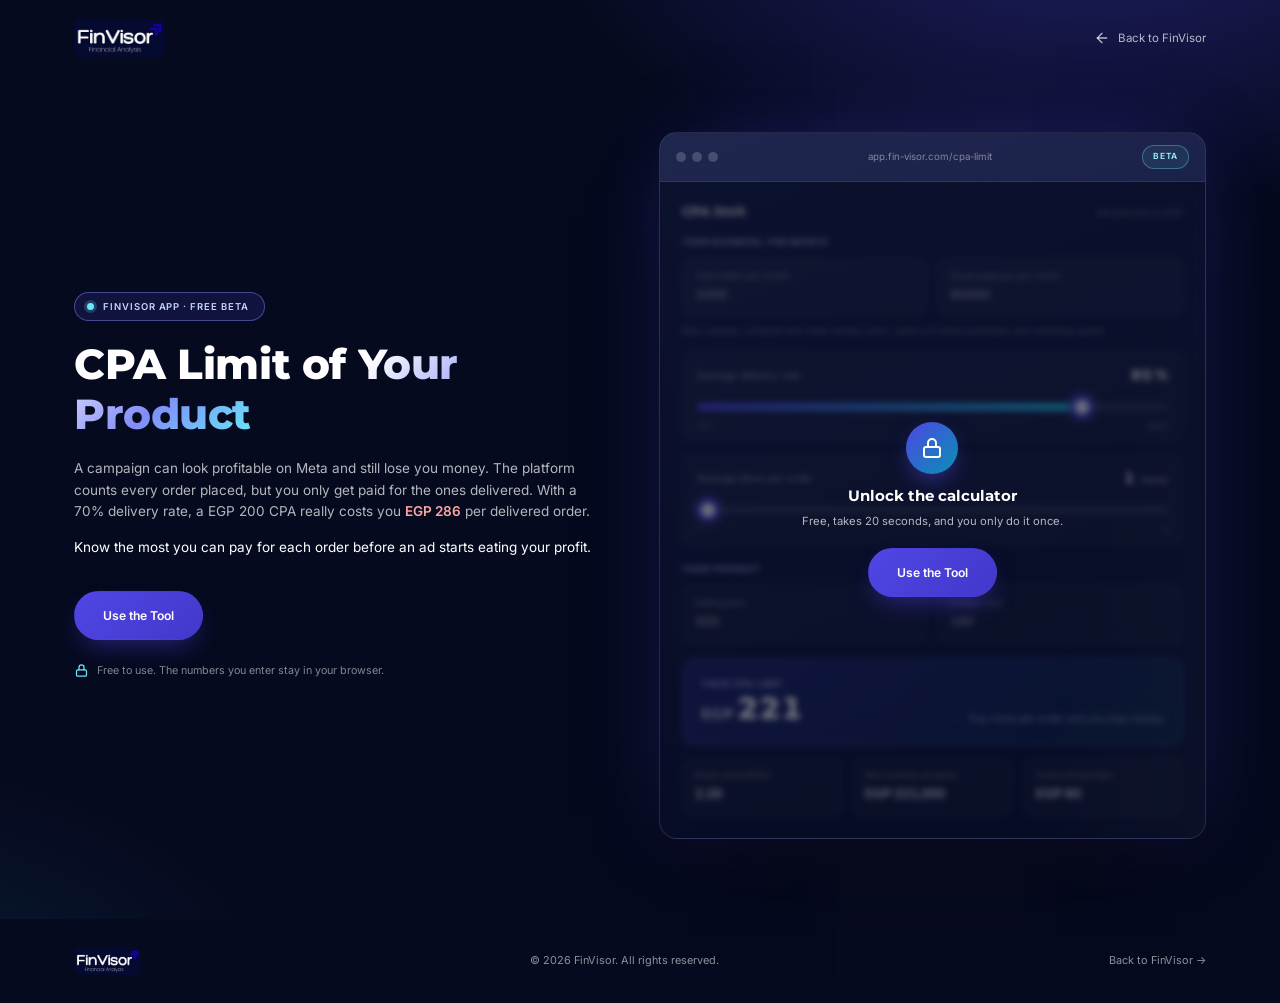
<file: cpa-limit.html>
<!DOCTYPE html>
<html lang="en">
<head>
<meta charset="UTF-8">
<meta name="viewport" content="width=device-width, initial-scale=1.0">
<meta name="facebook-domain-verification" content="468x91xjyrl4etkbvhcsgvmhu1o7n9">
<title>CPA Limit of Your Product | FinVisor App</title>
<meta name="description" content="FinVisor's free CPA limit tool shows the most you can pay for each order and still make money, worked out from your delivery rate, product cost and fixed expenses.">
<!-- Kept out of search results while the app is in beta. Remove this tag to let it rank. -->
<meta name="robots" content="noindex">
<meta name="theme-color" content="#060a1f">
<link rel="icon" type="image/jpeg" href="assets/img/favicon.jpeg">

<link rel="preconnect" href="https://fonts.googleapis.com">
<link rel="preconnect" href="https://fonts.gstatic.com" crossorigin>
<link href="https://fonts.googleapis.com/css2?family=Inter:wght@400;500;600&family=Montserrat:wght@600;700;800&display=swap" rel="stylesheet">
<link rel="stylesheet" href="assets/css/styles.css">
<script src="assets/js/auth-modal.js" defer></script>

<!-- A visitor who has already signed up (see assets/js/early-access.js) is marked before first
     paint, so the calculator's lock overlay never flashes up for them. -->
<script>try { if (localStorage.getItem('fv_app_unlocked')) document.documentElement.setAttribute('data-app-unlocked', ''); } catch (err) {}</script>

<!-- Meta Pixel Code -->
<script>
!function(f,b,e,v,n,t,s)
{if(f.fbq)return;n=f.fbq=function(){n.callMethod?
n.callMethod.apply(n,arguments):n.queue.push(arguments)};
if(!f._fbq)f._fbq=n;n.push=n;n.loaded=!0;n.version='2.0';
n.queue=[];t=b.createElement(e);t.async=!0;
t.src=v;s=b.getElementsByTagName(e)[0];
s.parentNode.insertBefore(t,s)}(window, document,'script',
'https://connect.facebook.net/en_US/fbevents.js');
fbq('init', '1931012607869883');
fbq('track', 'PageView');
</script>
<noscript><img height="1" width="1" style="display:none"
src="https://www.facebook.com/tr?id=1931012607869883&ev=PageView&noscript=1"
/></noscript>
<!-- End Meta Pixel Code -->
  <!-- Microsoft Clarity -->
  <script type="text/javascript">(function(c,l,a,r,i,t,y){c[a]=c[a]||function(){(c[a].q=c[a].q||[]).push(arguments)};t=l.createElement(r);t.async=1;t.src="https://www.clarity.ms/tag/"+i;y=l.getElementsByTagName(r)[0];y.parentNode.insertBefore(t,y);})(window,document,"clarity","script","zgaxmw7p7w");</script>
</head>
<body class="tool-page">

<header class="tool-header">
  <div class="container">
    <a href="index.html" class="logo">
      <img src="assets/img/logo.jpg" alt="FinVisor - Financial Analysis">
    </a>
    <a href="index.html" class="tool-back">
      <svg viewBox="0 0 24 24" fill="none" stroke="currentColor" stroke-width="2" stroke-linecap="round" stroke-linejoin="round" aria-hidden="true"><path d="M19 12H5"/><path d="m12 19-7-7 7-7"/></svg>
      Back to FinVisor
    </a>
  </div>
</header>

<main class="tool-main">
  <section class="container tool-hero">
    <div>
      <div class="app-pill"><span class="dot" aria-hidden="true"></span>FinVisor App &middot; Free Beta</div>
      <h1>CPA Limit of <span class="grad">Your Product</span></h1>
      <!-- The example: ad platforms count every order placed, so the real cost per delivered order is
           CPA ÷ delivery rate. EGP 200 ÷ 0.70 = EGP 285.7, shown as EGP 286. -->
      <p class="tool-lead">A campaign can look profitable on Meta and still lose you money. The platform counts every order placed, but you only get paid for the ones delivered. With a 70% delivery rate, a EGP 200 CPA really costs you <strong>EGP 286</strong> per delivered order.</p>
      <p class="tool-lead">Know the most you can pay for each order before an ad starts eating your profit.</p>
      <div class="tool-actions">
        <a href="#cpaCalc" class="btn btn-accent" data-open-dialog="earlyAccessDialog">Use the Tool</a>
      </div>
      <p class="tool-status">
        <svg viewBox="0 0 24 24" fill="none" stroke="currentColor" stroke-width="2" stroke-linecap="round" stroke-linejoin="round" aria-hidden="true"><rect x="4" y="11" width="16" height="10" rx="2"/><path d="M8 11V7a4 4 0 0 1 8 0v4"/></svg>
        Free to use. The numbers you enter stay in your browser.
      </p>
    </div>

    <div class="tool-mock">
      <div class="tool-mock-chrome" aria-hidden="true">
        <span class="dash-dots"><i></i><i></i><i></i></span>
        <span class="tool-mock-url">app.fin-visor.com/cpa-limit</span>
        <span class="app-tool-tag tool-mock-soon">Beta</span>
      </div>

      <!-- Values below are the example the calculator opens with; the outputs are pre-filled with
           its results so the panel reads correctly before the script runs. The slider mirrors the
           number box named in its data-sync, which is the value the calculation reads. -->
      <form class="tool-mock-body tool-calc" id="cpaCalc" aria-label="CPA limit calculator" novalidate>
        <div class="tool-mock-heading">
          <h2>CPA limit</h2>
          <span>All amounts in EGP</span>
        </div>

        <p class="tool-group-label">Your business, per month</p>
        <div class="tool-fields">
          <label class="tool-field"><span>Total orders per month</span><input type="number" name="orders" value="1000" min="0" step="1" inputmode="numeric" disabled></label>
          <label class="tool-field"><span>Fixed expenses per month</span><input type="number" name="fixed" value="60000" min="0" step="any" inputmode="decimal" disabled></label>
        </div>
        <p class="tool-group-note">Rent, salaries, software and other running costs. Leave out stock purchases and marketing spend.</p>

        <div class="tool-slider">
          <div class="tool-slider-head">
            <label for="deliveryRateRange">Average delivery rate</label>
            <span class="tool-slider-value"><input type="number" name="deliveryRate" value="85" min="1" max="100" step="0.1" inputmode="decimal" aria-label="Average delivery rate, in percent" disabled>%</span>
          </div>
          <input type="range" class="tool-range" id="deliveryRateRange" data-sync="deliveryRate" value="85" min="10" max="100" step="0.5" style="--fill:83.3%" disabled>
          <div class="tool-slider-scale" aria-hidden="true"><span>10%</span><span>100%</span></div>
        </div>

        <div class="tool-slider">
          <div class="tool-slider-head">
            <label for="itemsRange">Average items per order</label>
            <span class="tool-slider-value"><input type="number" name="items" value="1" min="1" max="20" step="0.1" inputmode="decimal" aria-label="Average items per order" disabled><small>items</small></span>
          </div>
          <input type="range" class="tool-range" id="itemsRange" data-sync="items" value="1" min="1" max="5" step="0.1" style="--fill:0%" disabled>
          <div class="tool-slider-scale" aria-hidden="true"><span>1</span><span>5</span></div>
        </div>

        <p class="tool-group-label">Your product</p>
        <div class="tool-fields">
          <label class="tool-field"><span>Selling price</span><input type="number" name="price" value="500" min="0" step="any" inputmode="decimal" disabled></label>
          <label class="tool-field"><span>Product cost</span><input type="number" name="cost" value="180" min="0" step="any" inputmode="decimal" disabled></label>
        </div>

        <div class="tool-result">
          <div class="tool-result-row">
            <div>
              <span class="tool-result-label">Your CPA limit</span>
              <span class="tool-result-value" aria-live="polite"><small>EGP</small><span data-out="limit">221</span></span>
            </div>
            <span class="tool-result-sub">Pay more per order and you lose money</span>
          </div>
        </div>

        <div class="tool-stats">
          <div><span>Break-even ROAS</span><strong data-out="roas">2.26</strong></div>
          <div><span>Max monthly ad spend</span><strong data-out="budget">EGP 221,000</strong></div>
          <div><span>Fixed cost per item</span><strong data-out="fixedPerItem">EGP 60</strong></div>
        </div>
        <p class="tool-calc-note" data-out="note"></p>

        <div class="tool-lock">
          <div>
            <span class="tool-lock-icon" aria-hidden="true">
              <svg viewBox="0 0 24 24" fill="none" stroke="currentColor" stroke-width="2" stroke-linecap="round" stroke-linejoin="round"><rect x="4" y="11" width="16" height="10" rx="2"/><path d="M8 11V7a4 4 0 0 1 8 0v4"/></svg>
            </span>
            <h3>Unlock the calculator</h3>
            <p>Free, takes 20 seconds, and you only do it once.</p>
            <button type="button" class="btn btn-accent" data-open-dialog="earlyAccessDialog">Use the Tool</button>
          </div>
        </div>
      </form>
    </div>
  </section>
</main>

<footer class="site-footer">
  <div class="container footer-inner">
    <a href="index.html" class="logo">
      <img src="assets/img/logo.jpg" alt="FinVisor - Financial Analysis">
    </a>
    <p>&copy; <span id="year"></span> FinVisor. All rights reserved.</p>
    <a href="index.html" class="back-to-top">Back to FinVisor &rarr;</a>
  </div>
</footer>

<!-- Sign-up that unlocks the calculator. Same fields as the homepage contact form; data-source is
     written to the Google Sheet's Source column so these leads can be told apart. -->
<dialog class="ea-dialog" id="earlyAccessDialog" aria-labelledby="eaTitle">
  <div class="ea-card">
    <button type="button" class="ea-close" data-close-dialog aria-label="Close">
      <svg viewBox="0 0 24 24" fill="none" stroke="currentColor" stroke-width="2" stroke-linecap="round" aria-hidden="true"><path d="M18 6 6 18"/><path d="m6 6 12 12"/></svg>
    </button>

    <div class="ea-head">
      <span class="app-tool-tag">CPA Limit App &middot; Free Tool</span>
      <h2 class="ea-title" id="eaTitle">Use the CPA Limit Tool</h2>
      <p class="ea-lead">Tell us a little about your business and the calculator unlocks straight away. You only need to do this once.</p>
    </div>

    <form class="contact-form ea-form" data-source="CPA Limit App" novalidate>
      <div class="form-row">
        <label for="eaFullName">Full name</label>
        <input type="text" id="eaFullName" name="fullName" autocomplete="name" required autofocus>
      </div>
      <div class="form-row">
        <label for="eaStoreWebsite">Store website</label>
        <input type="text" id="eaStoreWebsite" name="storeWebsite" inputmode="url" autocomplete="url" placeholder="e.g. yourstore.com" required>
      </div>
      <div class="form-row">
        <label for="eaBusinessType">Type of business</label>
        <input type="text" id="eaBusinessType" name="businessType" placeholder="e.g. bath &amp; body, fashion, home goods" required>
      </div>
      <div class="form-grid-2">
        <div class="form-row">
          <label for="eaPhone">Phone</label>
          <input type="tel" id="eaPhone" name="phone" autocomplete="tel" required>
        </div>
        <div class="form-row">
          <label for="eaMonthlyOrders">Monthly orders</label>
          <select id="eaMonthlyOrders" name="monthlyOrders" required>
            <option value="">Select a range</option>
            <option>Under 100</option>
            <option>100 – 500</option>
            <option>500 – 2,000</option>
            <option>2,000 – 10,000</option>
            <option>Over 10,000</option>
          </select>
        </div>
      </div>
      <button type="submit" class="btn btn-accent btn-block">Unlock the Tool</button>
      <p class="form-note" role="status" aria-live="polite"></p>
      <p class="form-privacy">Your details go to FinVisor only, and are never shared.</p>
    </form>
  </div>
</dialog>

<script>document.getElementById('year').textContent = new Date().getFullYear();</script>
<script src="assets/js/early-access.js"></script>
<script src="assets/js/tool-calc.js"></script>
<script src="assets/js/cpa-tool.js"></script>
</body>
</html>
</file>
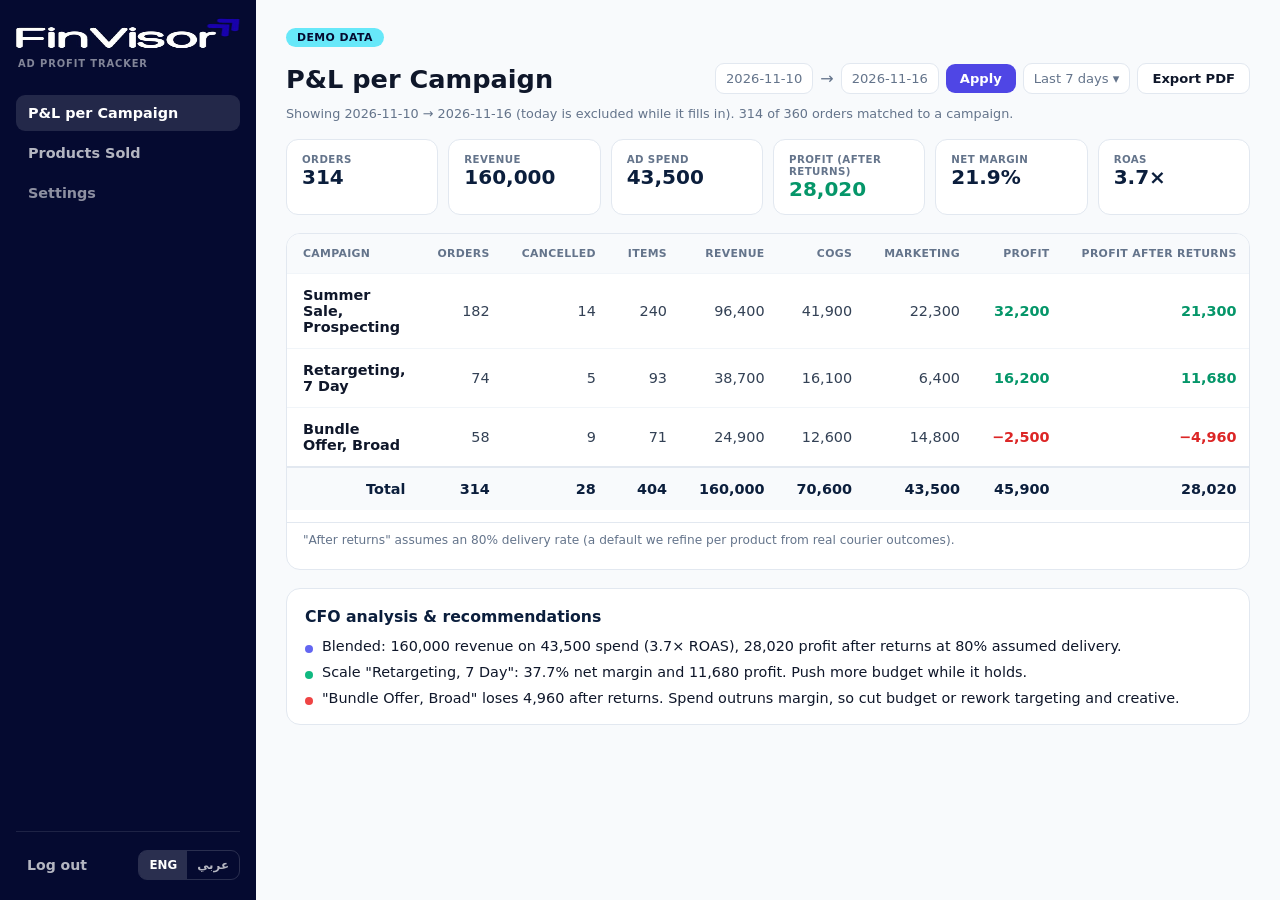
<file: demo-ad-profit.html>
<!doctype html>
<html lang="en">
<head>
  <meta charset="utf-8">
  <meta name="viewport" content="width=device-width, initial-scale=1">
  <meta name="robots" content="noindex">
  <title>Demo Dashboard | FinVisor Ad Profit Tracker</title>
  <meta name="description" content="A full-screen demo of the FinVisor Ad Profit Tracker dashboard, running on sample data.">
  <link rel="icon" type="image/jpeg" href="assets/img/favicon.jpeg">
  <style>
    :root {
      --navy: #050a30; --navy-accent: #0b1e3c; --indigo: #4f46e5; --indigo-light: #6366f1;
      --ink: #0f172a; --soft: #64748b; --faint: #94a3b8; --border: #e2e8f0; --bg: #f8fafc; --card: #fff;
      --green: #059669; --red: #dc2626;
    }
    * { box-sizing: border-box; }
    html, body { margin: 0; height: 100%; }
    body { font-family: system-ui, -apple-system, "Segoe UI", Arial, sans-serif; background: var(--bg); color: var(--ink); }
    .layout { display: flex; min-height: 100vh; }

    /* Sidebar */
    .side { flex: 0 0 256px; background: var(--navy); color: #fff; display: flex; flex-direction: column;
      padding: 18px 16px; position: sticky; top: 0; height: 100vh; }
    .side-logo { height: 30px; width: auto; display: block; }
    .side-tag { margin: 10px 2px 0; font-size: 0.62rem; font-weight: 700; letter-spacing: 0.09em;
      text-transform: uppercase; color: rgba(255,255,255,0.5); }
    .side-nav { display: flex; flex-direction: column; gap: 4px; margin-top: 26px; }
    .nav-item { text-align: start; border: none; background: transparent; font: inherit; font-weight: 600;
      font-size: 0.9rem; color: rgba(255,255,255,0.7); padding: 10px 12px; border-radius: 9px; cursor: pointer; }
    .nav-item:hover { color: #fff; background: rgba(255,255,255,0.06); }
    .nav-item.is-active { color: #fff; background: rgba(255,255,255,0.12); }
    .nav-static, .nav-static:hover { cursor: default; background: transparent; color: rgba(255,255,255,0.55); }
    .side-foot { margin-top: auto; padding-top: 16px; border-top: 1px solid rgba(255,255,255,0.1);
      display: flex; align-items: center; gap: 8px; }
    .logout { flex: 1; font-size: 0.88rem; font-weight: 600; color: rgba(255,255,255,0.7); padding: 9px 11px;
      border-radius: 9px; cursor: pointer; }
    .logout:hover { background: rgba(255,255,255,0.06); color: #fff; }
    .lang { display: flex; overflow: hidden; border-radius: 9px; border: 1px solid rgba(255,255,255,0.15); }
    .lang-btn { border: none; background: transparent; font: inherit; font-size: 0.74rem; font-weight: 700;
      color: rgba(255,255,255,0.7); padding: 7px 10px; cursor: pointer; }
    .lang-btn.is-active { background: rgba(255,255,255,0.15); color: #fff; }

    /* Main */
    .main { flex: 1; min-width: 0; padding: 26px 30px; }
    .demo-badge { display: inline-block; font-size: 0.68rem; font-weight: 700; letter-spacing: 0.04em;
      text-transform: uppercase; color: var(--navy); background: #67e8f9; border-radius: 999px; padding: 3px 11px; margin-bottom: 16px; }
    .head { display: flex; flex-wrap: wrap; align-items: center; justify-content: space-between; gap: 12px; }
    .title { font-size: 1.6rem; font-weight: 800; color: var(--ink); margin: 0; }
    .controls { display: flex; flex-wrap: wrap; align-items: center; gap: 7px; }
    .ctrl { font-size: 0.82rem; color: var(--soft); background: #fff; border: 1px solid var(--border); border-radius: 9px; padding: 7px 10px; }
    .arrow { color: var(--soft); }
    .btn-apply { font-size: 0.82rem; font-weight: 600; color: #fff; background: var(--indigo); border-radius: 9px; padding: 7px 14px; }
    .btn-export { font-size: 0.82rem; font-weight: 600; color: var(--ink); background: #fff; border: 1px solid var(--border); border-radius: 9px; padding: 7px 14px; }
    .attr { margin: 12px 0 18px; font-size: 0.8rem; color: var(--soft); }

    .kpis { display: grid; grid-template-columns: repeat(6, 1fr); gap: 10px; margin-bottom: 18px; }
    .kpi { background: var(--card); border: 1px solid var(--border); border-radius: 12px; padding: 13px 15px; }
    .kpi span { display: block; font-size: 0.64rem; font-weight: 600; text-transform: uppercase; letter-spacing: 0.04em; color: var(--soft); }
    .kpi b { font-size: 1.25rem; color: var(--navy-accent); }
    .kpi b.pos { color: var(--green); }

    .panel { display: none; }
    .panel.is-active { display: block; }
    .card { background: var(--card); border: 1px solid var(--border); border-radius: 14px; overflow: hidden; }
    .scroll { overflow-x: auto; }
    table.pnl { width: 100%; min-width: 980px; border-collapse: collapse; text-align: start; font-size: 0.9rem; }
    table.pnl thead { background: #f8fafc; }
    table.pnl th { padding: 13px 16px; text-align: right; font-size: 0.68rem; font-weight: 600; text-transform: uppercase;
      letter-spacing: 0.03em; color: var(--soft); white-space: nowrap; }
    table.pnl th:first-child { text-align: start; }
    table.pnl td { padding: 13px 16px; text-align: right; color: #334155; border-top: 1px solid #f1f5f9; }
    table.pnl td.camp { text-align: start; font-weight: 600; color: var(--ink); }
    table.pnl td.pos { color: var(--green); font-weight: 600; }
    table.pnl td.neg { color: var(--red); font-weight: 600; }
    table.pnl tr.total td { border-top: 2px solid var(--border); background: #f8fafc; font-weight: 700; color: var(--navy-accent); }
    .note { padding: 10px 16px; border-top: 1px solid var(--border); font-size: 0.76rem; color: var(--soft); }

    /* Mobile P&L cards (shown instead of the wide table on small screens) */
    .pnl-cards { display: none; }
    .pc { background: var(--card); border: 1px solid var(--border); border-radius: 14px; padding: 15px; margin-bottom: 12px; }
    .pc-top { display: flex; align-items: flex-start; justify-content: space-between; gap: 8px; }
    .pc-name { font-weight: 700; color: var(--ink); }
    .pc-cancel { flex-shrink: 0; font-size: 0.7rem; font-weight: 700; color: var(--red); background: #fef2f2; border-radius: 999px; padding: 3px 9px; white-space: nowrap; }
    .pc-grid { display: grid; grid-template-columns: 1fr 1fr; gap: 11px 16px; margin-top: 13px; }
    .pc-grid i { display: block; font-style: normal; font-size: 0.64rem; font-weight: 600; text-transform: uppercase; letter-spacing: 0.03em; color: var(--faint); }
    .pc-grid b { font-size: 0.95rem; font-weight: 600; color: #334155; }
    .pc-grid b.pos { color: var(--green); } .pc-grid b.neg { color: var(--red); }
    .pc-foot { display: flex; align-items: center; justify-content: space-between; margin-top: 13px; padding-top: 13px; border-top: 1px solid #f1f5f9; }
    .pc-foot span { font-size: 0.88rem; font-weight: 500; color: var(--soft); }
    .pc-foot b { font-size: 1.05rem; font-weight: 800; }
    .pc-foot b.pos { color: var(--green); } .pc-foot b.neg { color: var(--red); }
    .pc-total { background: #f8fafc; border-width: 2px; }
    .note-m { font-size: 0.74rem; color: var(--soft); padding: 2px 2px 0; }

    .recs { margin-top: 18px; background: var(--card); border: 1px solid var(--border); border-radius: 14px; padding: 18px; }
    .recs-h { font-weight: 700; font-size: 0.98rem; color: var(--navy-accent); margin: 0 0 12px; }
    .recs ul { list-style: none; margin: 0; padding: 0; display: grid; gap: 10px; }
    .recs li { display: flex; gap: 9px; align-items: flex-start; font-size: 0.9rem; color: var(--ink); }
    .dot { flex-shrink: 0; width: 8px; height: 8px; border-radius: 50%; margin-top: 7px; }
    .dot.i { background: var(--indigo-light); } .dot.g { background: #10b981; } .dot.b { background: #ef4444; }

    .products { padding: 18px; display: grid; gap: 14px; }
    .ps-camp { border: 1px solid var(--border); border-radius: 12px; padding: 15px 17px; }
    .ps-camp h4 { font-size: 0.98rem; margin: 0 0 10px; color: var(--ink); }
    .ps-items { display: flex; flex-wrap: wrap; gap: 8px; }
    .ps-item { font-size: 0.86rem; background: var(--bg); border: 1px solid var(--border); border-radius: 9px; padding: 5px 12px; color: var(--ink); }
    .ps-item.cancelled { text-decoration: line-through; color: var(--soft); }
    .cancel-tag { font-size: 0.64rem; font-weight: 700; text-transform: uppercase; color: var(--red); margin-inline-start: 6px; text-decoration: none; }

    .layout[dir="rtl"] { direction: rtl; }
    @media (max-width: 820px) {
      .layout { flex-direction: column; }
      .side { position: sticky; top: 0; z-index: 30; height: auto; flex-basis: auto;
        flex-direction: row; flex-wrap: wrap; align-items: center; gap: 10px; padding: 12px 14px; }
      .side-logo { height: 26px; order: 1; }
      .side-tag { display: none; }
      .side-foot { order: 2; margin-inline-start: auto; border: none; padding: 0; gap: 8px; }
      .logout { flex: 0 0 auto; padding: 6px 11px; font-size: 0.8rem; background: rgba(255,255,255,0.08); border-radius: 8px; }
      .side-nav { order: 3; width: 100%; flex-direction: row; gap: 8px; margin-top: 2px;
        overflow-x: auto; -webkit-overflow-scrolling: touch; scrollbar-width: none; }
      .side-nav::-webkit-scrollbar { display: none; }
      .nav-item { white-space: nowrap; flex-shrink: 0; padding: 7px 14px; border-radius: 999px;
        font-size: 0.8rem; background: rgba(255,255,255,0.1); }
      .nav-item.is-active { background: #fff; color: var(--navy); }
      .nav-static { background: rgba(255,255,255,0.05); }
      .kpis { grid-template-columns: repeat(2, 1fr); }
      .controls { display: none; }
      .main { padding: 18px 16px; }
      .title { font-size: 1.3rem; }
      #panel-pnl > .card { display: none; }
      .pnl-cards { display: block; }
    }
  </style>
  <!-- Meta Pixel -->
  <script>
  !function(f,b,e,v,n,t,s){if(f.fbq)return;n=f.fbq=function(){n.callMethod?n.callMethod.apply(n,arguments):n.queue.push(arguments)};if(!f._fbq)f._fbq=n;n.push=n;n.loaded=!0;n.version='2.0';n.queue=[];t=b.createElement(e);t.async=!0;t.src=v;s=b.getElementsByTagName(e)[0];s.parentNode.insertBefore(t,s)}(window,document,'script','https://connect.facebook.net/en_US/fbevents.js');
  fbq('init','1931012607869883');fbq('track','PageView');
  </script>
  <noscript><img height="1" width="1" style="display:none" src="https://www.facebook.com/tr?id=1931012607869883&ev=PageView&noscript=1"/></noscript>
  <!-- End Meta Pixel -->
  <!-- Microsoft Clarity -->
  <script type="text/javascript">(function(c,l,a,r,i,t,y){c[a]=c[a]||function(){(c[a].q=c[a].q||[]).push(arguments)};t=l.createElement(r);t.async=1;t.src="https://www.clarity.ms/tag/"+i;y=l.getElementsByTagName(r)[0];y.parentNode.insertBefore(t,y);})(window,document,"clarity","script","zgaxmw7p7w");</script>
</head>
<body>
  <div class="layout" dir="ltr">
    <aside class="side">
      <img class="side-logo" src="assets/img/logo.png" alt="FinVisor">
      <p class="side-tag" data-en="Ad Profit Tracker" data-ar="متتبع أرباح الإعلانات">Ad Profit Tracker</p>
      <nav class="side-nav">
        <button type="button" class="nav-item is-active" data-panel="pnl" data-en="P&amp;L per Campaign" data-ar="الربح والخسارة لكل حملة">P&amp;L per Campaign</button>
        <button type="button" class="nav-item" data-panel="products" data-en="Products Sold" data-ar="المنتجات المباعة">Products Sold</button>
        <span class="nav-item nav-static" data-en="Settings" data-ar="الإعدادات">Settings</span>
      </nav>
      <div class="side-foot">
        <span class="logout" data-en="Log out" data-ar="تسجيل الخروج">Log out</span>
        <div class="lang">
          <button type="button" class="lang-btn is-active" data-lang="en">ENG</button>
          <button type="button" class="lang-btn" data-lang="ar">عربي</button>
        </div>
      </div>
    </aside>

    <main class="main">
      <span class="demo-badge">Demo data</span>
      <div class="head">
        <h1 class="title" data-en="P&amp;L per Campaign" data-ar="الربح والخسارة لكل حملة">P&amp;L per Campaign</h1>
        <div class="controls">
          <span class="ctrl">2026-11-10</span>
          <span class="arrow">&rarr;</span>
          <span class="ctrl">2026-11-16</span>
          <span class="btn-apply" data-en="Apply" data-ar="تطبيق">Apply</span>
          <span class="ctrl" data-en="Last 7 days &#9662;" data-ar="آخر 7 أيام &#9662;">Last 7 days &#9662;</span>
          <span class="btn-export" data-en="Export PDF" data-ar="تصدير PDF">Export PDF</span>
        </div>
      </div>
      <p class="attr" data-en="Showing 2026-11-10 &rarr; 2026-11-16 (today is excluded while it fills in). 314 of 360 orders matched to a campaign." data-ar="عرض 2026-11-10 &rarr; 2026-11-16 (يُستثنى اليوم الحالي). 314 من 360 طلب مرتبط بحملة.">Showing 2026-11-10 &rarr; 2026-11-16 (today is excluded while it fills in). 314 of 360 orders matched to a campaign.</p>

      <div class="kpis pnl-only">
        <div class="kpi"><span data-en="Orders" data-ar="الطلبات">Orders</span><b>314</b></div>
        <div class="kpi"><span data-en="Revenue" data-ar="الإيرادات">Revenue</span><b>160,000</b></div>
        <div class="kpi"><span data-en="Ad Spend" data-ar="الإنفاق الإعلاني">Ad Spend</span><b>43,500</b></div>
        <div class="kpi"><span data-en="Profit (after returns)" data-ar="الربح (بعد المرتجعات)">Profit (after returns)</span><b class="pos">28,020</b></div>
        <div class="kpi"><span data-en="Net Margin" data-ar="صافي الهامش">Net Margin</span><b>21.9%</b></div>
        <div class="kpi"><span data-en="ROAS" data-ar="العائد على الإنفاق">ROAS</span><b>3.7&times;</b></div>
      </div>

      <div class="panel is-active" id="panel-pnl">
        <div class="card">
          <div class="scroll">
            <table class="pnl">
              <thead>
                <tr>
                  <th data-en="Campaign" data-ar="الحملة">Campaign</th>
                  <th data-en="Orders" data-ar="الطلبات">Orders</th>
                  <th data-en="Cancelled" data-ar="ملغاة">Cancelled</th>
                  <th data-en="Items" data-ar="القطع">Items</th>
                  <th data-en="Revenue" data-ar="الإيرادات">Revenue</th>
                  <th data-en="COGS" data-ar="تكلفة البضاعة">COGS</th>
                  <th data-en="Marketing" data-ar="التسويق">Marketing</th>
                  <th data-en="Profit" data-ar="الربح">Profit</th>
                  <th data-en="Profit After Returns" data-ar="الربح بعد المرتجعات">Profit After Returns</th>
                  <th data-en="Net Margin %" data-ar="صافي الهامش %">Net Margin %</th>
                </tr>
              </thead>
              <tbody>
                <tr>
                  <td class="camp">Summer Sale, Prospecting</td>
                  <td>182</td><td>14</td><td>240</td>
                  <td>96,400</td><td>41,900</td><td>22,300</td>
                  <td class="pos">32,200</td><td class="pos">21,300</td><td class="pos">27.6%</td>
                </tr>
                <tr>
                  <td class="camp">Retargeting, 7 Day</td>
                  <td>74</td><td>5</td><td>93</td>
                  <td>38,700</td><td>16,100</td><td>6,400</td>
                  <td class="pos">16,200</td><td class="pos">11,680</td><td class="pos">37.7%</td>
                </tr>
                <tr>
                  <td class="camp">Bundle Offer, Broad</td>
                  <td>58</td><td>9</td><td>71</td>
                  <td>24,900</td><td>12,600</td><td>14,800</td>
                  <td class="neg">&minus;2,500</td><td class="neg">&minus;4,960</td><td class="neg">&minus;24.9%</td>
                </tr>
                <tr class="total">
                  <td data-en="Total" data-ar="الإجمالي">Total</td>
                  <td>314</td><td>28</td><td>404</td>
                  <td>160,000</td><td>70,600</td><td>43,500</td>
                  <td>45,900</td><td>28,020</td><td>21.9%</td>
                </tr>
              </tbody>
            </table>
          </div>
          <p class="note" data-en="&quot;After returns&quot; assumes an 80% delivery rate (a default we refine per product from real courier outcomes)." data-ar="&quot;بعد المرتجعات&quot; يفترض معدل تسليم 80% (قيمة افتراضية نحسّنها لكل منتج من نتائج الشحن الفعلية).">&quot;After returns&quot; assumes an 80% delivery rate (a default we refine per product from real courier outcomes).</p>
        </div>

        <!-- Mobile: campaign cards instead of the wide table -->
        <div class="pnl-cards">
          <div class="pc">
            <div class="pc-top">
              <span class="pc-name">Summer Sale, Prospecting</span>
              <span class="pc-cancel">14 <span data-en="Cancelled" data-ar="ملغاة">Cancelled</span></span>
            </div>
            <div class="pc-grid">
              <div><i data-en="Orders" data-ar="الطلبات">Orders</i><b>182</b></div>
              <div><i data-en="Items" data-ar="القطع">Items</i><b>240</b></div>
              <div><i data-en="Revenue" data-ar="الإيرادات">Revenue</i><b>96,400</b></div>
              <div><i data-en="COGS" data-ar="تكلفة البضاعة">COGS</i><b>41,900</b></div>
              <div><i data-en="Marketing" data-ar="التسويق">Marketing</i><b>22,300</b></div>
              <div><i data-en="Net Margin %" data-ar="صافي الهامش %">Net Margin %</i><b class="pos">27.6%</b></div>
            </div>
            <div class="pc-foot">
              <span data-en="Profit After Returns" data-ar="الربح بعد المرتجعات">Profit After Returns</span>
              <b class="pos">21,300</b>
            </div>
          </div>

          <div class="pc">
            <div class="pc-top">
              <span class="pc-name">Retargeting, 7 Day</span>
              <span class="pc-cancel">5 <span data-en="Cancelled" data-ar="ملغاة">Cancelled</span></span>
            </div>
            <div class="pc-grid">
              <div><i data-en="Orders" data-ar="الطلبات">Orders</i><b>74</b></div>
              <div><i data-en="Items" data-ar="القطع">Items</i><b>93</b></div>
              <div><i data-en="Revenue" data-ar="الإيرادات">Revenue</i><b>38,700</b></div>
              <div><i data-en="COGS" data-ar="تكلفة البضاعة">COGS</i><b>16,100</b></div>
              <div><i data-en="Marketing" data-ar="التسويق">Marketing</i><b>6,400</b></div>
              <div><i data-en="Net Margin %" data-ar="صافي الهامش %">Net Margin %</i><b class="pos">37.7%</b></div>
            </div>
            <div class="pc-foot">
              <span data-en="Profit After Returns" data-ar="الربح بعد المرتجعات">Profit After Returns</span>
              <b class="pos">11,680</b>
            </div>
          </div>

          <div class="pc">
            <div class="pc-top">
              <span class="pc-name">Bundle Offer, Broad</span>
              <span class="pc-cancel">9 <span data-en="Cancelled" data-ar="ملغاة">Cancelled</span></span>
            </div>
            <div class="pc-grid">
              <div><i data-en="Orders" data-ar="الطلبات">Orders</i><b>58</b></div>
              <div><i data-en="Items" data-ar="القطع">Items</i><b>71</b></div>
              <div><i data-en="Revenue" data-ar="الإيرادات">Revenue</i><b>24,900</b></div>
              <div><i data-en="COGS" data-ar="تكلفة البضاعة">COGS</i><b>12,600</b></div>
              <div><i data-en="Marketing" data-ar="التسويق">Marketing</i><b>14,800</b></div>
              <div><i data-en="Net Margin %" data-ar="صافي الهامش %">Net Margin %</i><b class="neg">&minus;24.9%</b></div>
            </div>
            <div class="pc-foot">
              <span data-en="Profit After Returns" data-ar="الربح بعد المرتجعات">Profit After Returns</span>
              <b class="neg">&minus;4,960</b>
            </div>
          </div>

          <div class="pc pc-total">
            <div class="pc-top">
              <span class="pc-name" data-en="Total" data-ar="الإجمالي">Total</span>
            </div>
            <div class="pc-grid">
              <div><i data-en="Orders" data-ar="الطلبات">Orders</i><b>314</b></div>
              <div><i data-en="Items" data-ar="القطع">Items</i><b>404</b></div>
              <div><i data-en="Revenue" data-ar="الإيرادات">Revenue</i><b>160,000</b></div>
              <div><i data-en="COGS" data-ar="تكلفة البضاعة">COGS</i><b>70,600</b></div>
              <div><i data-en="Marketing" data-ar="التسويق">Marketing</i><b>43,500</b></div>
              <div><i data-en="Profit After Returns" data-ar="الربح بعد المرتجعات">Profit After Returns</i><b>28,020</b></div>
            </div>
          </div>

          <p class="note-m" data-en="&quot;After returns&quot; assumes an 80% delivery rate (a default we refine per product from real courier outcomes)." data-ar="&quot;بعد المرتجعات&quot; يفترض معدل تسليم 80% (قيمة افتراضية نحسّنها لكل منتج من نتائج الشحن الفعلية).">&quot;After returns&quot; assumes an 80% delivery rate (a default we refine per product from real courier outcomes).</p>
        </div>
      </div>

      <div class="panel" id="panel-products">
        <div class="card products">
          <div class="ps-camp">
            <h4>Summer Sale, Prospecting</h4>
            <div class="ps-items">
              <span class="ps-item">120 &times; Body Scrub</span>
              <span class="ps-item">78 &times; Shower Gel</span>
              <span class="ps-item">42 &times; Gift Set</span>
              <span class="ps-item cancelled">14 &times; Body Scrub<span class="cancel-tag" data-en="Cancelled" data-ar="ملغاة">Cancelled</span></span>
            </div>
          </div>
          <div class="ps-camp">
            <h4>Retargeting, 7 Day</h4>
            <div class="ps-items">
              <span class="ps-item">51 &times; Body Oil</span>
              <span class="ps-item">30 &times; Lip Balm</span>
              <span class="ps-item cancelled">5 &times; Body Oil<span class="cancel-tag" data-en="Cancelled" data-ar="ملغاة">Cancelled</span></span>
            </div>
          </div>
          <div class="ps-camp">
            <h4>Bundle Offer, Broad</h4>
            <div class="ps-items">
              <span class="ps-item">40 &times; Starter Bundle</span>
              <span class="ps-item">31 &times; Foam Cleaner</span>
              <span class="ps-item cancelled">9 &times; Starter Bundle<span class="cancel-tag" data-en="Cancelled" data-ar="ملغاة">Cancelled</span></span>
            </div>
          </div>
        </div>
      </div>

      <div class="recs pnl-only">
        <p class="recs-h" data-en="CFO analysis &amp; recommendations" data-ar="تحليل وتوصيات المدير المالي">CFO analysis &amp; recommendations</p>
        <ul>
          <li><span class="dot i"></span><span data-en="Blended: 160,000 revenue on 43,500 spend (3.7&times; ROAS), 28,020 profit after returns at 80% assumed delivery." data-ar="إجمالي: 160,000 إيرادات مقابل 43,500 إنفاق (عائد 3.7&times;)، 28,020 ربح بعد المرتجعات بمعدل تسليم 80%.">Blended: 160,000 revenue on 43,500 spend (3.7&times; ROAS), 28,020 profit after returns at 80% assumed delivery.</span></li>
          <li><span class="dot g"></span><span data-en="Scale &quot;Retargeting, 7 Day&quot;: 37.7% net margin and 11,680 profit. Push more budget while it holds." data-ar="وسّع &quot;Retargeting, 7 Day&quot;: صافي هامش 37.7% وربح 11,680. زِد الميزانية ما دام محافظًا على أدائه.">Scale &quot;Retargeting, 7 Day&quot;: 37.7% net margin and 11,680 profit. Push more budget while it holds.</span></li>
          <li><span class="dot b"></span><span data-en="&quot;Bundle Offer, Broad&quot; loses 4,960 after returns. Spend outruns margin, so cut budget or rework targeting and creative." data-ar="&quot;Bundle Offer, Broad&quot; يخسر 4,960 بعد المرتجعات. الإنفاق يفوق الهامش، فخفّض الميزانية أو عدّل الاستهداف والإعلان.">&quot;Bundle Offer, Broad&quot; loses 4,960 after returns. Spend outruns margin, so cut budget or rework targeting and creative.</span></li>
        </ul>
      </div>
    </main>
  </div>

  <script>
    (function () {
      var layout = document.querySelector('.layout');
      // Nav / tabs
      var navs = document.querySelectorAll('.nav-item[data-panel]');
      navs.forEach(function (n) {
        n.addEventListener('click', function () {
          var panel = n.getAttribute('data-panel');
          navs.forEach(function (x) { x.classList.toggle('is-active', x === n); });
          document.querySelectorAll('.panel').forEach(function (p) {
            p.classList.toggle('is-active', p.id === 'panel-' + panel);
          });
          document.querySelectorAll('.pnl-only').forEach(function (el) {
            el.style.display = panel === 'pnl' ? '' : 'none';
          });
        });
      });
      // Language toggle
      var langBtns = document.querySelectorAll('.lang-btn');
      var i18n = document.querySelectorAll('[data-en]');
      langBtns.forEach(function (b) {
        b.addEventListener('click', function () {
          var lang = b.getAttribute('data-lang');
          langBtns.forEach(function (x) { x.classList.toggle('is-active', x === b); });
          layout.setAttribute('dir', lang === 'ar' ? 'rtl' : 'ltr');
          i18n.forEach(function (el) {
            var v = el.getAttribute(lang === 'ar' ? 'data-ar' : 'data-en');
            if (v != null) el.innerHTML = v;
          });
        });
      });
    })();
  </script>
</body>
</html>
</file>
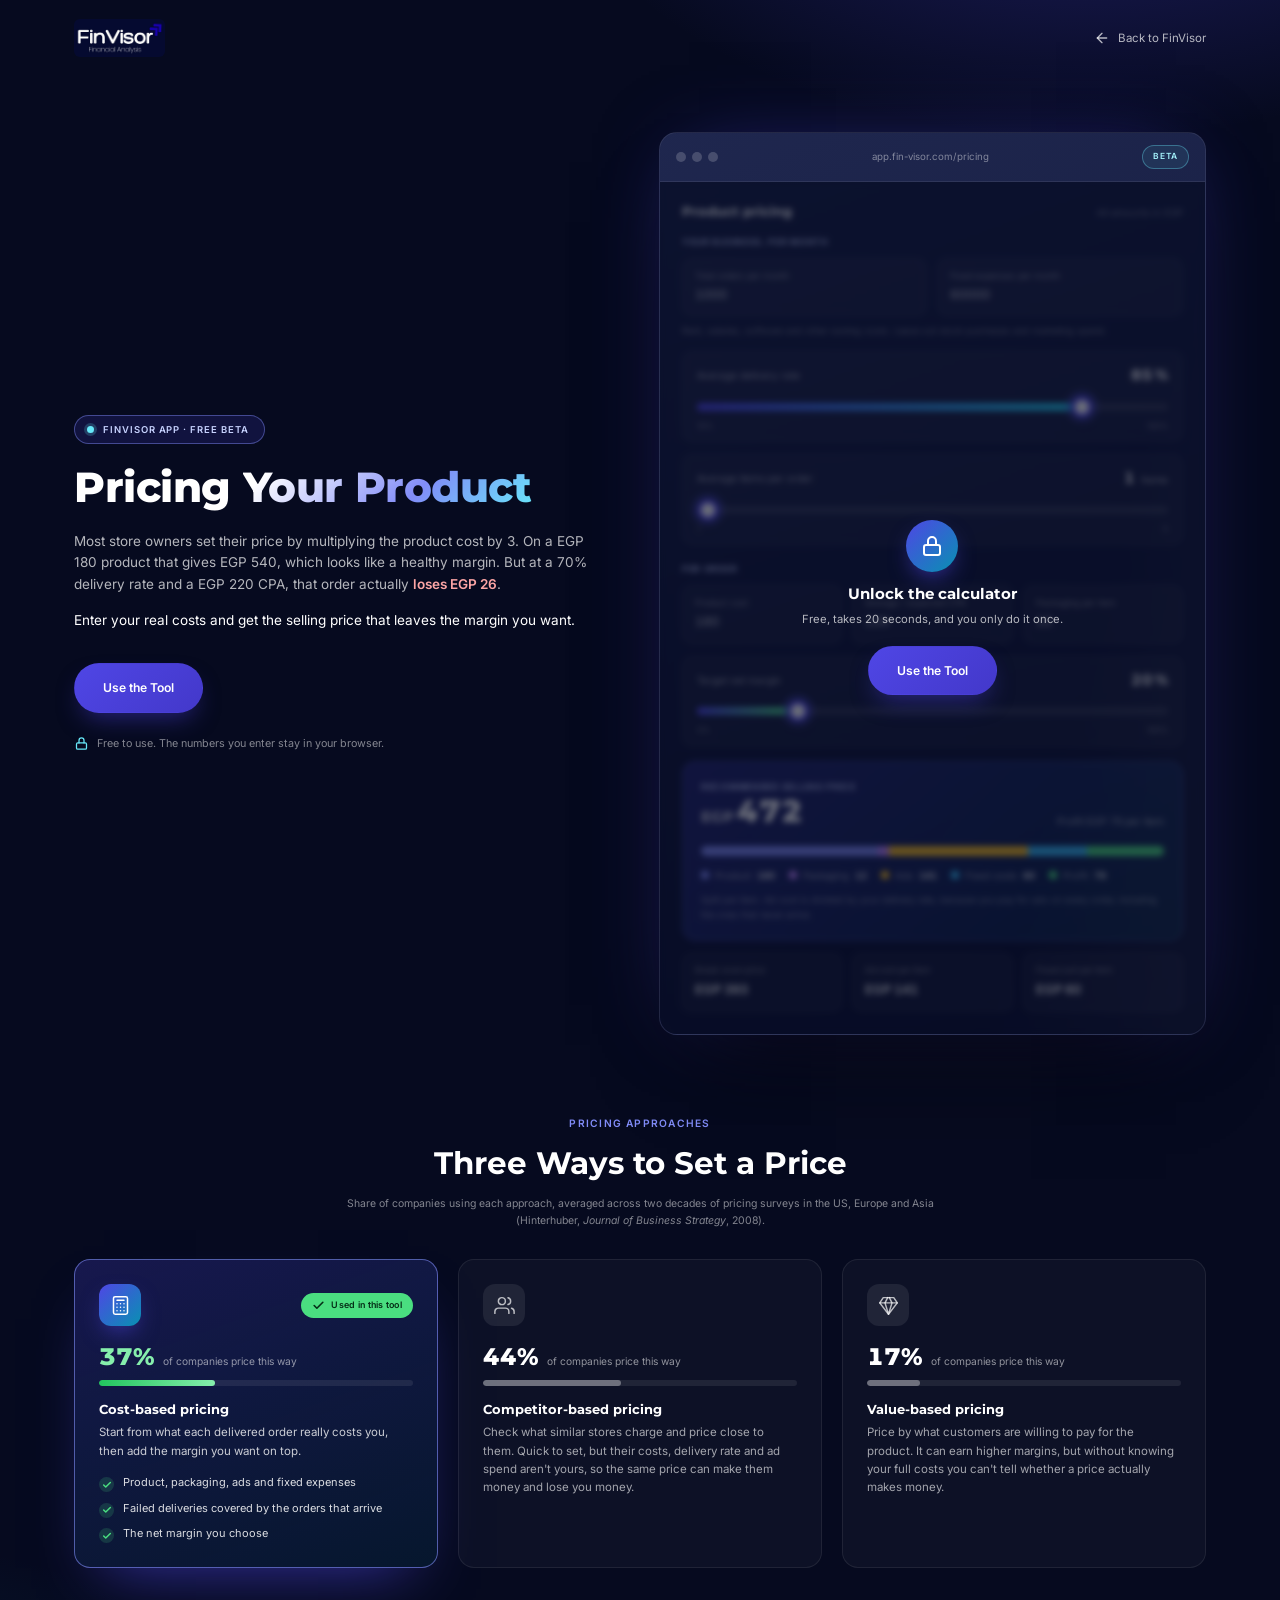
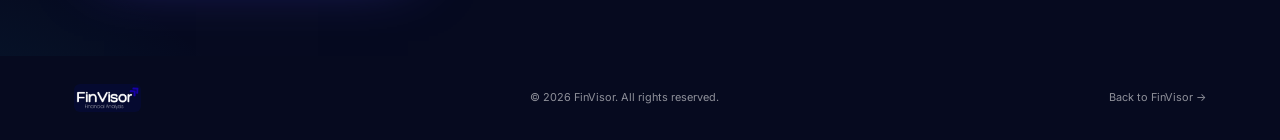
<file: pricing.html>
<!DOCTYPE html>
<html lang="en">
<head>
<meta charset="UTF-8">
<meta name="viewport" content="width=device-width, initial-scale=1.0">
<meta name="facebook-domain-verification" content="468x91xjyrl4etkbvhcsgvmhu1o7n9">
<title>Pricing Your Product | FinVisor App</title>
<meta name="description" content="FinVisor's free product pricing tool finds the selling price that covers product cost, packaging, ad spend and fixed expenses at your delivery rate, and still leaves the margin you want.">
<!-- Kept out of search results while the app is in beta. Remove this tag to let it rank. -->
<meta name="robots" content="noindex">
<meta name="theme-color" content="#060a1f">
<link rel="icon" type="image/jpeg" href="assets/img/favicon.jpeg">

<link rel="preconnect" href="https://fonts.googleapis.com">
<link rel="preconnect" href="https://fonts.gstatic.com" crossorigin>
<link href="https://fonts.googleapis.com/css2?family=Inter:wght@400;500;600&family=Montserrat:wght@600;700;800&display=swap" rel="stylesheet">
<link rel="stylesheet" href="assets/css/styles.css">
<script src="assets/js/auth-modal.js" defer></script>

<!-- A visitor who has already signed up (see assets/js/early-access.js) is marked before first
     paint, so the calculator's lock overlay never flashes up for them. -->
<script>try { if (localStorage.getItem('fv_app_unlocked')) document.documentElement.setAttribute('data-app-unlocked', ''); } catch (err) {}</script>

<!-- Meta Pixel Code -->
<script>
!function(f,b,e,v,n,t,s)
{if(f.fbq)return;n=f.fbq=function(){n.callMethod?
n.callMethod.apply(n,arguments):n.queue.push(arguments)};
if(!f._fbq)f._fbq=n;n.push=n;n.loaded=!0;n.version='2.0';
n.queue=[];t=b.createElement(e);t.async=!0;
t.src=v;s=b.getElementsByTagName(e)[0];
s.parentNode.insertBefore(t,s)}(window, document,'script',
'https://connect.facebook.net/en_US/fbevents.js');
fbq('init', '1931012607869883');
fbq('track', 'PageView');
</script>
<noscript><img height="1" width="1" style="display:none"
src="https://www.facebook.com/tr?id=1931012607869883&ev=PageView&noscript=1"
/></noscript>
<!-- End Meta Pixel Code -->
  <!-- Microsoft Clarity -->
  <script type="text/javascript">(function(c,l,a,r,i,t,y){c[a]=c[a]||function(){(c[a].q=c[a].q||[]).push(arguments)};t=l.createElement(r);t.async=1;t.src="https://www.clarity.ms/tag/"+i;y=l.getElementsByTagName(r)[0];y.parentNode.insertBefore(t,y);})(window,document,"clarity","script","zgaxmw7p7w");</script>
</head>
<body class="tool-page">

<header class="tool-header">
  <div class="container">
    <a href="index.html" class="logo">
      <img src="assets/img/logo.jpg" alt="FinVisor - Financial Analysis">
    </a>
    <a href="index.html" class="tool-back">
      <svg viewBox="0 0 24 24" fill="none" stroke="currentColor" stroke-width="2" stroke-linecap="round" stroke-linejoin="round" aria-hidden="true"><path d="M19 12H5"/><path d="m12 19-7-7 7-7"/></svg>
      Back to FinVisor
    </a>
  </div>
</header>

<main class="tool-main">
  <section class="container tool-hero">
    <div>
      <div class="app-pill"><span class="dot" aria-hidden="true"></span>FinVisor App &middot; Free Beta</div>
      <h1>Pricing <span class="grad">Your Product</span></h1>
      <!-- The example holds up in the calculator: EGP 180 cost, 70% delivery rate, EGP 220 CPA, with
           its default packaging (12) and fixed costs (60,000 over 1,000 orders, 1 item each) gives a
           cost per item of 180 + 220 ÷ 0.7 + 12 + 60 = EGP 566.29, so EGP 540 loses about EGP 26. -->
      <p class="tool-lead">Most store owners set their price by multiplying the product cost by 3. On a EGP 180 product that gives EGP 540, which looks like a healthy margin. But at a 70% delivery rate and a EGP 220 CPA, that order actually <strong>loses EGP 26</strong>.</p>
      <p class="tool-lead">Enter your real costs and get the selling price that leaves the margin you want.</p>
      <div class="tool-actions">
        <a href="#pricingCalc" class="btn btn-accent" data-open-dialog="earlyAccessDialog">Use the Tool</a>
      </div>
      <p class="tool-status">
        <svg viewBox="0 0 24 24" fill="none" stroke="currentColor" stroke-width="2" stroke-linecap="round" stroke-linejoin="round" aria-hidden="true"><rect x="4" y="11" width="16" height="10" rx="2"/><path d="M8 11V7a4 4 0 0 1 8 0v4"/></svg>
        Free to use. The numbers you enter stay in your browser.
      </p>
    </div>

    <div class="tool-mock">
      <div class="tool-mock-chrome" aria-hidden="true">
        <span class="dash-dots"><i></i><i></i><i></i></span>
        <span class="tool-mock-url">app.fin-visor.com/pricing</span>
        <span class="app-tool-tag tool-mock-soon">Beta</span>
      </div>

      <!-- Values below are the example the calculator opens with; the outputs are pre-filled with
           its results so the panel reads correctly before the script runs. Each slider mirrors the
           number box named in its data-sync, which is the value the calculation reads. -->
      <form class="tool-mock-body tool-calc" id="pricingCalc" aria-label="Pricing calculator" novalidate>
        <div class="tool-mock-heading">
          <h2>Product pricing</h2>
          <span>All amounts in EGP</span>
        </div>

        <p class="tool-group-label">Your business, per month</p>
        <div class="tool-fields">
          <label class="tool-field"><span>Total orders per month</span><input type="number" name="orders" value="1000" min="0" step="1" inputmode="numeric" disabled></label>
          <label class="tool-field"><span>Fixed expenses per month</span><input type="number" name="fixed" value="60000" min="0" step="any" inputmode="decimal" disabled></label>
        </div>
        <p class="tool-group-note">Rent, salaries, software and other running costs. Leave out stock purchases and marketing spend.</p>

        <div class="tool-slider">
          <div class="tool-slider-head">
            <label for="deliveryRateRange">Average delivery rate</label>
            <span class="tool-slider-value"><input type="number" name="deliveryRate" value="85" min="1" max="100" step="0.1" inputmode="decimal" aria-label="Average delivery rate, in percent" disabled>%</span>
          </div>
          <input type="range" class="tool-range" id="deliveryRateRange" data-sync="deliveryRate" value="85" min="10" max="100" step="0.5" style="--fill:83.3%" disabled>
          <div class="tool-slider-scale" aria-hidden="true"><span>10%</span><span>100%</span></div>
        </div>

        <div class="tool-slider">
          <div class="tool-slider-head">
            <label for="itemsRange">Average items per order</label>
            <span class="tool-slider-value"><input type="number" name="items" value="1" min="1" max="20" step="0.1" inputmode="decimal" aria-label="Average items per order" disabled><small>items</small></span>
          </div>
          <input type="range" class="tool-range" id="itemsRange" data-sync="items" value="1" min="1" max="5" step="0.1" style="--fill:0%" disabled>
          <div class="tool-slider-scale" aria-hidden="true"><span>1</span><span>5</span></div>
        </div>

        <p class="tool-group-label">Per order</p>
        <div class="tool-fields tool-fields-3">
          <label class="tool-field"><span>Product cost</span><input type="number" name="cost" value="180" min="0" step="any" inputmode="decimal" disabled></label>
          <label class="tool-field"><span>Average / expected CPA</span><input type="number" name="cpa" value="120" min="0" step="any" inputmode="decimal" disabled></label>
          <label class="tool-field"><span>Packaging per item</span><input type="number" name="packaging" value="12" min="0" step="any" inputmode="decimal" disabled></label>
        </div>

        <div class="tool-slider">
          <div class="tool-slider-head">
            <label for="marginRange">Target net margin</label>
            <span class="tool-slider-value"><input type="number" name="margin" value="20" min="0" max="500" step="0.1" inputmode="decimal" aria-label="Target net margin, in percent" disabled>%</span>
          </div>
          <input type="range" class="tool-range tool-range-profit" id="marginRange" data-sync="margin" value="20" min="0" max="100" step="0.5" style="--fill:20%" disabled>
          <div class="tool-slider-scale" aria-hidden="true"><span>0%</span><span>100%</span></div>
        </div>

        <div class="tool-result">
          <div class="tool-result-row">
            <div>
              <span class="tool-result-label">Recommended selling price</span>
              <span class="tool-result-value" aria-live="polite"><small>EGP</small><span data-out="price">472</span></span>
            </div>
            <span class="tool-result-sub">Profit EGP <span data-out="profit">79</span> per item</span>
          </div>
          <div class="tool-bar" aria-hidden="true">
            <i data-seg="cost" style="width:38.1%"></i><i data-seg="packaging" style="width:2.5%"></i><i data-seg="ads" style="width:29.9%"></i><i data-seg="fixed" style="width:12.7%"></i><i data-seg="profit" style="width:16.7%"></i>
          </div>
          <ul class="tool-legend">
            <li data-seg="cost">Product <b data-leg="cost">180</b></li>
            <li data-seg="packaging">Packaging <b data-leg="packaging">12</b></li>
            <li data-seg="ads">Ads <b data-leg="ads">141</b></li>
            <li data-seg="fixed">Fixed costs <b data-leg="fixed">60</b></li>
            <li data-seg="profit">Profit <b data-leg="profit">79</b></li>
          </ul>
          <p class="tool-legend-note">Split per item. Ad cost is divided by your delivery rate, because you pay for ads on every order, including the ones that never arrive.</p>
        </div>

        <div class="tool-stats">
          <div><span>Break-even price</span><strong data-out="breakEven">EGP 393</strong></div>
          <div><span>Ad cost per item</span><strong data-out="adsPerItem">EGP 141</strong></div>
          <div><span>Fixed cost per item</span><strong data-out="fixedPerItem">EGP 60</strong></div>
        </div>
        <p class="tool-calc-note" data-out="note"></p>

        <div class="tool-lock">
          <div>
            <span class="tool-lock-icon" aria-hidden="true">
              <svg viewBox="0 0 24 24" fill="none" stroke="currentColor" stroke-width="2" stroke-linecap="round" stroke-linejoin="round"><rect x="4" y="11" width="16" height="10" rx="2"/><path d="M8 11V7a4 4 0 0 1 8 0v4"/></svg>
            </span>
            <h3>Unlock the calculator</h3>
            <p>Free, takes 20 seconds, and you only do it once.</p>
            <button type="button" class="btn btn-accent" data-open-dialog="earlyAccessDialog">Use the Tool</button>
          </div>
        </div>
      </form>
    </div>
  </section>

  <section class="container">
    <div class="tool-features-head">
      <p class="eyebrow eyebrow-center eyebrow-light">Pricing Approaches</p>
      <h2 class="section-title">Three Ways to Set a Price</h2>
      <!-- Shares are the "average influence" of each approach across the pricing surveys reviewed
           in Hinterhuber, "Customer value-based pricing strategies: why companies resist",
           Journal of Business Strategy 29(4), 2008. -->
      <p class="tool-features-source">Share of companies using each approach, averaged across two decades of pricing surveys in the US, Europe and Asia (Hinterhuber, <em>Journal of Business Strategy</em>, 2008).</p>
    </div>
    <!-- The three common approaches, with the one this calculator uses marked by .is-used. -->
    <div class="tool-features">
      <article class="tool-feature is-used">
        <div class="tool-feature-top">
          <span class="app-tool-icon" aria-hidden="true">
            <svg viewBox="0 0 24 24" fill="none" stroke="currentColor" stroke-width="1.7" stroke-linecap="round" stroke-linejoin="round"><rect x="4" y="2" width="16" height="20" rx="2"/><path d="M8 6h8"/><path d="M8 10h.01M12 10h.01M16 10h.01M8 14h.01M12 14h.01M16 14h.01M8 18h.01M12 18h.01M16 18h.01"/></svg>
          </span>
          <span class="tool-feature-badge">
            <svg viewBox="0 0 24 24" fill="none" stroke="currentColor" stroke-width="3" stroke-linecap="round" stroke-linejoin="round" aria-hidden="true"><path d="M20 6 9 17l-5-5"/></svg>
            Used in this tool
          </span>
        </div>
        <div class="tool-feature-share"><strong>37%</strong><span>of companies price this way</span></div>
        <div class="tool-feature-bar" aria-hidden="true"><i style="width:37%"></i></div>
        <h3>Cost-based pricing</h3>
        <p>Start from what each delivered order really costs you, then add the margin you want on top.</p>
        <ul class="tool-feature-points">
          <li>Product, packaging, ads and fixed expenses</li>
          <li>Failed deliveries covered by the orders that arrive</li>
          <li>The net margin you choose</li>
        </ul>
      </article>
      <article class="tool-feature">
        <div class="tool-feature-top">
          <span class="app-tool-icon" aria-hidden="true">
            <svg viewBox="0 0 24 24" fill="none" stroke="currentColor" stroke-width="1.7" stroke-linecap="round" stroke-linejoin="round"><path d="M17 21v-2a4 4 0 0 0-4-4H5a4 4 0 0 0-4 4v2"/><circle cx="9" cy="7" r="4"/><path d="M23 21v-2a4 4 0 0 0-3-3.87"/><path d="M16 3.13a4 4 0 0 1 0 7.75"/></svg>
          </span>
        </div>
        <div class="tool-feature-share"><strong>44%</strong><span>of companies price this way</span></div>
        <div class="tool-feature-bar" aria-hidden="true"><i style="width:44%"></i></div>
        <h3>Competitor-based pricing</h3>
        <p>Check what similar stores charge and price close to them. Quick to set, but their costs, delivery rate and ad spend aren't yours, so the same price can make them money and lose you money.</p>
      </article>
      <article class="tool-feature">
        <div class="tool-feature-top">
          <span class="app-tool-icon" aria-hidden="true">
            <svg viewBox="0 0 24 24" fill="none" stroke="currentColor" stroke-width="1.7" stroke-linecap="round" stroke-linejoin="round"><path d="M6 3h12l4 6-10 13L2 9z"/><path d="M11 3 8 9l4 13 4-13-3-6"/><path d="M2 9h20"/></svg>
          </span>
        </div>
        <div class="tool-feature-share"><strong>17%</strong><span>of companies price this way</span></div>
        <div class="tool-feature-bar" aria-hidden="true"><i style="width:17%"></i></div>
        <h3>Value-based pricing</h3>
        <p>Price by what customers are willing to pay for the product. It can earn higher margins, but without knowing your full costs you can't tell whether a price actually makes money.</p>
      </article>
    </div>
  </section>
</main>

<footer class="site-footer">
  <div class="container footer-inner">
    <a href="index.html" class="logo">
      <img src="assets/img/logo.jpg" alt="FinVisor - Financial Analysis">
    </a>
    <p>&copy; <span id="year"></span> FinVisor. All rights reserved.</p>
    <a href="index.html" class="back-to-top">Back to FinVisor &rarr;</a>
  </div>
</footer>

<!-- Sign-up that unlocks the calculator. Same fields as the homepage contact form; data-source is
     written to the Google Sheet's Source column so these leads can be told apart. -->
<dialog class="ea-dialog" id="earlyAccessDialog" aria-labelledby="eaTitle">
  <div class="ea-card">
    <button type="button" class="ea-close" data-close-dialog aria-label="Close">
      <svg viewBox="0 0 24 24" fill="none" stroke="currentColor" stroke-width="2" stroke-linecap="round" aria-hidden="true"><path d="M18 6 6 18"/><path d="m6 6 12 12"/></svg>
    </button>

    <div class="ea-head">
      <span class="app-tool-tag">Pricing App &middot; Free Tool</span>
      <h2 class="ea-title" id="eaTitle">Use the Pricing Tool</h2>
      <p class="ea-lead">Tell us a little about your business and the calculator unlocks straight away. You only need to do this once.</p>
    </div>

    <form class="contact-form ea-form" data-source="Pricing App" novalidate>
      <div class="form-row">
        <label for="eaFullName">Full name</label>
        <input type="text" id="eaFullName" name="fullName" autocomplete="name" required autofocus>
      </div>
      <div class="form-row">
        <label for="eaStoreWebsite">Store website</label>
        <input type="text" id="eaStoreWebsite" name="storeWebsite" inputmode="url" autocomplete="url" placeholder="e.g. yourstore.com" required>
      </div>
      <div class="form-row">
        <label for="eaBusinessType">Type of business</label>
        <input type="text" id="eaBusinessType" name="businessType" placeholder="e.g. bath &amp; body, fashion, home goods" required>
      </div>
      <div class="form-grid-2">
        <div class="form-row">
          <label for="eaPhone">Phone</label>
          <input type="tel" id="eaPhone" name="phone" autocomplete="tel" required>
        </div>
        <div class="form-row">
          <label for="eaMonthlyOrders">Monthly orders</label>
          <select id="eaMonthlyOrders" name="monthlyOrders" required>
            <option value="">Select a range</option>
            <option>Under 100</option>
            <option>100 – 500</option>
            <option>500 – 2,000</option>
            <option>2,000 – 10,000</option>
            <option>Over 10,000</option>
          </select>
        </div>
      </div>
      <button type="submit" class="btn btn-accent btn-block">Unlock the Tool</button>
      <p class="form-note" role="status" aria-live="polite"></p>
      <p class="form-privacy">Your details go to FinVisor only, and are never shared.</p>
    </form>
  </div>
</dialog>

<script>document.getElementById('year').textContent = new Date().getFullYear();</script>
<script src="assets/js/early-access.js"></script>
<script src="assets/js/tool-calc.js"></script>
<script src="assets/js/pricing-tool.js"></script>
</body>
</html>
</file>
<file: assets/css/styles.css>
/* ---------- Tokens ---------- */
:root {
  --navy-950: #060a1f;
  --navy-900: #0a0f30;
  --navy-800: #11183f;
  --navy-700: #1b234f;
  --indigo-600: #4338ca;
  --indigo-500: #4f46e5;
  --indigo-400: #818cf8;
  --light-bg: #f6f7fb;
  --white: #ffffff;
  --ink: #0a0f30;
  --ink-soft: #515a7a;
  --border: #e4e6f0;
  --green-400: #22c55e;

  --font-head: 'Montserrat', sans-serif;
  --font-body: 'Inter', sans-serif;

  --container: 1180px;
  --radius: 14px;
  --shadow: 0 20px 40px -20px rgba(10, 15, 48, 0.25);
}

/* ---------- Reset ---------- */
* { margin: 0; padding: 0; box-sizing: border-box; }

/* Base type scaled down 20% (16px -> 12.8px) for a calmer, less dense read
   across the whole site; everything here is rem/em so it scales uniformly. */
html { scroll-behavior: smooth; font-size: 80%; }

body {
  font-family: var(--font-body);
  color: var(--ink);
  background: var(--white);
  line-height: 1.6;
  -webkit-font-smoothing: antialiased;
}

img { max-width: 100%; display: block; }

a { color: inherit; text-decoration: none; }

ul { list-style: none; }

button { font: inherit; cursor: pointer; }

h1, h2, h3 { font-family: var(--font-head); line-height: 1.2; color: var(--ink); }

.container {
  max-width: var(--container);
  margin: 0 auto;
  padding: 0 24px;
}

.skip-link {
  position: absolute;
  left: -9999px;
  top: 0;
  background: var(--indigo-600);
  color: #fff;
  padding: 10px 16px;
  z-index: 200;
}
.skip-link:focus { left: 0; }

/* ---------- Buttons ---------- */
.btn {
  display: inline-flex;
  align-items: center;
  justify-content: center;
  gap: 8px;
  padding: 14px 28px;
  border-radius: 999px;
  font-weight: 600;
  font-size: 0.95rem;
  border: 1px solid transparent;
  transition: transform 0.2s ease, box-shadow 0.2s ease, background 0.2s ease, color 0.2s ease;
  white-space: nowrap;
}
.btn-accent {
  background: linear-gradient(135deg, var(--indigo-500), var(--indigo-600));
  color: #fff;
  box-shadow: 0 12px 24px -8px rgba(67, 56, 202, 0.55);
}
.btn-accent:hover { transform: translateY(-2px); box-shadow: 0 16px 28px -8px rgba(67, 56, 202, 0.6); }
.btn-outline {
  background: transparent;
  border-color: var(--border);
  color: var(--ink);
}
.btn-outline:hover { border-color: var(--indigo-500); color: var(--indigo-600); }
/* Hero link down to the app teaser: navy so it reads apart from the two service CTAs, with a
   "Beta" chip in the same cyan as the app section it points to. */
.btn-app {
  background: var(--navy-900);
  color: #fff;
  padding-right: 14px;
  box-shadow: 0 12px 24px -10px rgba(10, 15, 48, 0.55);
}
.btn-app:hover { transform: translateY(-2px); box-shadow: 0 16px 28px -10px rgba(10, 15, 48, 0.6); }
.btn-app-tag {
  font-size: 0.64rem;
  font-weight: 700;
  letter-spacing: 0.08em;
  text-transform: uppercase;
  color: var(--navy-900);
  background: #67e8f9;
  border-radius: 999px;
  padding: 3px 9px;
}
.btn-sm { padding: 10px 20px; font-size: 0.85rem; }
.btn-block { width: 100%; }

/* ---------- Header ---------- */
.site-header {
  position: sticky;
  top: 0;
  z-index: 100;
  background: var(--navy-900);
  border-bottom: 1px solid rgba(255, 255, 255, 0.08);
}

.header-inner {
  display: flex;
  align-items: center;
  justify-content: space-between;
  gap: 24px;
  height: 76px;
}

main section[id] { scroll-margin-top: 76px; }

.logo img { height: 38px; width: auto; border-radius: 6px; }

.nav { flex: 1; }

.nav-list {
  display: flex;
  gap: 28px;
  justify-content: flex-end;
}

.nav-link {
  color: rgba(255, 255, 255, 0.75);
  font-weight: 500;
  font-size: 0.95rem;
  padding: 8px 2px;
  position: relative;
  transition: color 0.2s ease;
}
.nav-link::after {
  content: "";
  position: absolute;
  left: 0; right: 0; bottom: -2px;
  height: 2px;
  background: var(--indigo-400);
  transform: scaleX(0);
  transition: transform 0.2s ease;
}
.nav-link:hover,
.nav-link.is-active { color: #fff; }
.nav-link:hover::after,
.nav-link.is-active::after { transform: scaleX(1); }

.header-cta { flex-shrink: 0; }

.nav-toggle {
  display: none;
  flex-direction: column;
  justify-content: center;
  gap: 5px;
  width: 40px;
  height: 40px;
  background: transparent;
  border: none;
  flex-shrink: 0;
}
.nav-toggle span {
  width: 100%;
  height: 2px;
  background: #fff;
  transition: transform 0.25s ease, opacity 0.25s ease;
}
.nav-toggle.is-open span:nth-child(1) { transform: translateY(7px) rotate(45deg); }
.nav-toggle.is-open span:nth-child(2) { opacity: 0; }
.nav-toggle.is-open span:nth-child(3) { transform: translateY(-7px) rotate(-45deg); }

/* ---------- Eyebrow / Section heading ---------- */
.eyebrow {
  display: inline-block;
  font-size: 0.8rem;
  font-weight: 600;
  letter-spacing: 0.12em;
  text-transform: uppercase;
  color: var(--indigo-600);
  margin-bottom: 14px;
}
.eyebrow-light { color: var(--indigo-400); }
.eyebrow-center { display: block; text-align: center; }

.section-title {
  font-size: clamp(1.7rem, 3vw, 2.4rem);
  font-weight: 700;
  max-width: 700px;
  margin-bottom: 18px;
}
.section-title-left { max-width: 560px; }

.section { padding: 60px 0; position: relative; }
.section-dark {
  background: var(--navy-900);
  color: rgba(255, 255, 255, 0.85);
}
.section-dark h2, .section-dark h3 { color: #fff; }
.section-dark p { color: rgba(255, 255, 255, 0.7); }

#services .section-title,
#dashboard .section-title,
#clients .section-title,
#testimonials .section-title,
#process .section-title { text-align: center; margin-inline: auto; }

/* ---------- Hero ---------- */
.hero {
  position: relative;
  background: var(--light-bg);
  overflow: hidden;
  min-height: calc(100vh - 76px);
  display: flex;
  align-items: center;
  padding: 72px 0;
}
.hero-bg {
  position: absolute;
  inset: 0;
  background-size: cover;
  background-position: center right;
  opacity: 0.55;
  mask-image: linear-gradient(to left, rgba(0,0,0,1) 35%, rgba(0,0,0,0) 85%);
  -webkit-mask-image: linear-gradient(to left, rgba(0,0,0,1) 35%, rgba(0,0,0,0) 85%);
}
/* Wide enough to hold the longest headline variant on two lines. .hero-lead caps itself at
   600px, so the paragraph stays readable and does not stretch with the extra width. */
.hero-inner { position: relative; max-width: 1040px; }
.hero h1 {
  font-size: clamp(2rem, 5vw, 3.6rem);
  font-weight: 800;
  margin-bottom: 22px;
  letter-spacing: -0.01em;
}
.hero-lead {
  font-size: 1.08rem;
  color: var(--ink-soft);
  max-width: 600px;
  margin-bottom: 36px;
}
.hero-lead p + p { margin-top: 16px; }
/* The closing line is the payoff, so it carries a little more weight than the setup above it. */
.hero-lead-punch {
  color: var(--ink);
  font-weight: 500;
}
.hero-actions { display: flex; gap: 16px; flex-wrap: wrap; }

/* ---------- Temporary brand hero wordmark ----------
   Added for the temporary "Fin-visor" brand view. The original hero and this block can both
   be removed by restoring the backup-before-temp-view branch/tag. */
.hero-brand {
  /* Brand name + service cards share this first section, so let it grow with the cards
     instead of reserving a full viewport and leaving the grid below the fold. */
  min-height: auto;
  padding: 40px 0 56px;
  align-items: flex-start;
}
.hero-brand .hero-inner { max-width: 1160px; width: 100%; text-align: center; }
/* Centre the badge and the wordmark; the cards keep their normal left-aligned layout. */
.hero-brand .hero-badge { margin-left: auto; margin-right: auto; }
.hero-services { text-align: left; }
.hero-brand .hero-wordmark {
  font-family: 'Montserrat', sans-serif;
  font-size: clamp(3rem, 11vw, 7.5rem);
  font-weight: 800;
  line-height: 1.02;
  letter-spacing: -0.035em;
  margin: 6px 0 30px;
  color: var(--ink);
  white-space: nowrap;
}
.hero-brand .hero-wordmark .accent { color: var(--indigo-600); }

/* Compact the service cards so all six sit with the wordmark in the opening screen. */
.hero-services { margin-top: 0; gap: 18px; }
.hero-services .service-card { padding: 22px 20px; }
.hero-services .service-icon {
  width: 42px;
  height: 42px;
  border-radius: 11px;
  margin-bottom: 14px;
}
.hero-services .service-icon svg { width: 22px; height: 22px; }
.hero-services .service-card h3 { font-size: 1rem; margin-bottom: 7px; }
.hero-services .service-card p { font-size: 0.88rem; }

/* ---------- Services ---------- */
.services-grid {
  display: grid;
  grid-template-columns: repeat(3, 1fr);
  gap: 24px;
  margin-top: 48px;
}
.service-card {
  background: var(--white);
  border: 1px solid var(--border);
  border-radius: var(--radius);
  padding: 32px 26px;
  transition: transform 0.25s ease, box-shadow 0.25s ease;
}
.service-card:hover { transform: translateY(-6px); box-shadow: var(--shadow); }
.service-icon {
  width: 52px;
  height: 52px;
  border-radius: 14px;
  background: linear-gradient(135deg, var(--indigo-500), var(--indigo-600));
  color: #fff;
  display: flex;
  align-items: center;
  justify-content: center;
  margin-bottom: 20px;
}
.service-icon svg { width: 26px; height: 26px; }
.service-card h3 { font-size: 1.08rem; margin-bottom: 10px; }
.service-card p { color: var(--ink-soft); font-size: 0.95rem; }

/* ---------- Achievements ---------- */
.achievements { overflow: hidden; }
.achievements-bg {
  position: absolute;
  inset: 0;
  background-size: cover;
  background-position: center;
  opacity: 0.22;
}
.achievements .container { position: relative; }
.stats-grid {
  display: grid;
  /* minmax(0, 1fr), not 1fr: a bare 1fr floors each column at its content width, so while the
     figures count up (and the nowrap text keeps changing width) all four columns renegotiate
     their share every frame and the whole row slides sideways. A 0 minimum keeps the columns
     fixed and equal, so a growing number expands from its own centre instead. */
  grid-template-columns: repeat(4, minmax(0, 1fr));
  gap: 32px;
  margin-top: 36px;
  text-align: center;
}
.stat-num {
  display: block;
  font-family: var(--font-head);
  /* Capped so the longest figure ("EGP 500K-2M") still fits its column on one line. A figure
     that wraps drops its label below the others and breaks the row's alignment. */
  /* Sized so the longest figure ("EGP 0.8-7.7M") fits its column at every width. The columns
     no longer stretch to fit their content, so type that is too big overflows rather than
     widening the grid. */
  font-size: clamp(1.8rem, 3.25vw, 2.6rem);
  font-weight: 800;
  white-space: nowrap;
  /* Equal-width digits, so a counting figure does not jitter as its digits change. */
  font-variant-numeric: tabular-nums;
  color: #fff;
  background: linear-gradient(135deg, #fff, var(--indigo-400));
  -webkit-background-clip: text;
  background-clip: text;
  -webkit-text-fill-color: transparent;
}
/* Currency marker: smaller and set back from the figure it belongs to, so the number reads
   as the headline and the unit as an annotation. Inherits the parent's clipped gradient. */
.stat-num .cur {
  font-size: 0.5em;
  font-weight: 700;
  opacity: 0.72;
  margin-right: 0.18em;
  letter-spacing: 0.02em;
}
.stat-label {
  display: block;
  margin-top: 8px;
  font-size: 0.92rem;
  color: rgba(255, 255, 255, 0.65);
}

/* ---------- Clients marquee ---------- */
#clients { padding-bottom: 80px; }
.logo-marquee {
  margin-top: 44px;
  overflow: hidden;
  mask-image: linear-gradient(to right, transparent, #000 8%, #000 92%, transparent);
  -webkit-mask-image: linear-gradient(to right, transparent, #000 8%, #000 92%, transparent);
}
.logo-track {
  display: flex;
  align-items: center;
  gap: 20px;
  width: max-content;
  animation: marquee 38s linear infinite;
}
.logo-marquee:hover .logo-track { animation-play-state: paused; }
.logo-track img {
  height: 84px;
  width: 84px;
  object-fit: contain;
  background: var(--light-bg);
  border: 1px solid var(--border);
  border-radius: 16px;
  padding: 12px;
  filter: grayscale(45%);
  opacity: 0.85;
  transition: filter 0.25s ease, opacity 0.25s ease;
}
.logo-track img:hover { filter: grayscale(0%); opacity: 1; }
/* On the navy Clients section, drop the card so the logos sit directly on the navy. */
.section-dark .logo-track img { background: transparent; border-color: transparent; opacity: 1; }
/* Amoura's logo is dark on a transparent background, so keep a white tile for it on navy. */
.section-dark .logo-track img[src$="client-amoura.png"] { background: #fff; }

@keyframes marquee {
  from { transform: translateX(0); }
  to { transform: translateX(-50%); }
}

/* ---------- Testimonials ---------- */
.testimonials { text-align: center; }
.testimonial-slider {
  max-width: 760px;
  margin: 32px auto 0;
}
.testimonial-track { display: grid; align-items: center; }
.testimonial {
  grid-area: 1 / 1;
  opacity: 0;
  visibility: hidden;
  pointer-events: none;
}
.testimonial.is-active {
  opacity: 1;
  visibility: visible;
  pointer-events: auto;
  animation: testimonialFade 0.5s ease;
}
@keyframes testimonialFade {
  from { opacity: 0; transform: translateY(8px); }
  to { opacity: 1; transform: translateY(0); }
}
.testimonial p {
  font-family: var(--font-head);
  font-size: clamp(1.3rem, 2.6vw, 1.7rem);
  font-weight: 600;
  color: #fff;
  line-height: 1.45;
}
.testimonial footer { margin-top: 28px; }
.testimonial-role { display: block; font-size: 0.95rem; font-weight: 600; color: var(--indigo-400); }

.testimonial-dots {
  display: flex;
  justify-content: center;
  gap: 10px;
  margin-top: 36px;
}
.testimonial-dots button {
  width: 10px;
  height: 10px;
  padding: 0;
  border: none;
  border-radius: 50%;
  background: rgba(255, 255, 255, 0.25);
  transition: background 0.2s ease, transform 0.2s ease;
}
.testimonial-dots button:hover { background: rgba(255, 255, 255, 0.45); }
.testimonial-dots button.is-active { background: var(--indigo-400); transform: scale(1.2); }

/* ---------- About ---------- */
.about-grid {
  display: grid;
  grid-template-columns: 1fr 1fr;
  gap: 64px;
  align-items: center;
}
.about-media img { border-radius: var(--radius); box-shadow: var(--shadow); }
.about-copy p { color: var(--ink-soft); margin-bottom: 16px; }
.about-copy strong { color: var(--ink); }

/* ---------- Contact ---------- */
.contact-grid {
  display: grid;
  grid-template-columns: 1fr 1fr;
  gap: 64px;
  align-items: start;
}
.contact-copy p { max-width: 480px; margin-bottom: 28px; }

.contact-info { display: flex; flex-direction: column; gap: 16px; margin-bottom: 28px; }
.contact-info li { display: flex; align-items: center; gap: 12px; }
.contact-info svg { width: 20px; height: 20px; color: var(--indigo-400); flex-shrink: 0; }
.contact-info a:hover { color: #fff; }

.social-links { display: flex; gap: 14px; }
.social-links a {
  width: 40px;
  height: 40px;
  border-radius: 50%;
  border: 1px solid rgba(255, 255, 255, 0.18);
  display: flex;
  align-items: center;
  justify-content: center;
  color: rgba(255, 255, 255, 0.75);
  transition: background 0.2s ease, color 0.2s ease, transform 0.2s ease;
}
.social-links svg { width: 18px; height: 18px; }
.social-links a:hover { background: var(--indigo-500); color: #fff; transform: translateY(-2px); }

.contact-form {
  background: var(--white);
  border-radius: var(--radius);
  padding: 36px;
  display: flex;
  flex-direction: column;
  gap: 18px;
  box-shadow: var(--shadow);
}
.form-row { display: flex; flex-direction: column; gap: 6px; }
.form-row label { font-size: 0.85rem; font-weight: 600; color: var(--ink-soft); }
.form-row input {
  border: 1px solid var(--border);
  border-radius: 10px;
  padding: 12px 14px;
  font: inherit;
  color: var(--ink);
  background: var(--light-bg);
  transition: border-color 0.2s ease, background 0.2s ease;
}
.form-row input:focus {
  outline: none;
  border-color: var(--indigo-500);
  background: #fff;
}
.form-note { font-size: 0.85rem; color: var(--ink-soft); min-height: 1.2em; }
.form-note.is-error { color: #dc2626; }
.form-note.is-success { color: #16a34a; }

/* ---------- Footer ---------- */
.site-footer { background: var(--navy-950); padding: 28px 0; }
.footer-inner {
  display: flex;
  align-items: center;
  justify-content: space-between;
  gap: 16px;
  flex-wrap: wrap;
}
.footer-inner .logo img { height: 28px; }
.footer-inner p { color: rgba(255, 255, 255, 0.55); font-size: 0.85rem; }
.back-to-top { color: rgba(255, 255, 255, 0.55); font-size: 0.85rem; }
.back-to-top:hover { color: #fff; }

/* ---------- Hero entrance ---------- */
/* Each .hero-anim child fades and rises in turn once script.js adds .is-ready, staggered by
   the --step index it sets. Gated on .js so a script-less page paints the hero normally. */
.js .hero-anim {
  opacity: 0;
  transform: translateY(14px);
}
.js .hero.is-ready .hero-anim {
  opacity: 1;
  transform: none;
  transition:
    opacity 0.65s ease,
    transform 0.65s cubic-bezier(0.22, 1, 0.36, 1);
  transition-delay: calc(var(--step, 0) * 90ms);
}

/* ---------- Scroll reveal ---------- */
[data-reveal] {
  opacity: 0;
  transform: translateY(24px);
  transition: opacity 0.6s ease, transform 0.6s ease;
}
[data-reveal].is-visible { opacity: 1; transform: translateY(0); }

/* ---------- Responsive ---------- */
/* Collapse the nav to the hamburger at 1180px: six items, including the long
   "YourCFO ..." labels, only fit on one line above this width. */
@media (max-width: 1180px) {
  .nav { position: fixed; inset: 76px 0 0 0; background: var(--navy-900); display: none; overflow-y: auto; }
  .nav.is-open { display: block; }
  .nav-list { flex-direction: column; gap: 0; padding: 12px 24px 24px; }
  .nav-list li { border-bottom: 1px solid rgba(255,255,255,0.08); }
  .nav-link { display: block; padding: 16px 4px; }
  .nav-link::after { display: none; }
  .header-cta { display: none; }
  .nav-toggle { display: flex; }
}

@media (max-width: 980px) {
  .services-grid { grid-template-columns: repeat(2, 1fr); }
  .about-grid, .contact-grid { grid-template-columns: 1fr; gap: 40px; }
  .about-media { order: -1; }
}

@media (max-width: 860px) {
  .stats-grid { grid-template-columns: repeat(2, minmax(0, 1fr)); gap: 28px; }
  /* Two columns are far wider than four were, so the figures can grow again. The base floor
     is set low enough for the narrow four-column band just above this breakpoint. */
  .stat-num { font-size: clamp(2rem, 5vw, 2.6rem); }
}

@media (max-width: 600px) {
  .section { padding: 44px 0; }
  .hero { min-height: auto; padding: 48px 0 44px; }
  .services-grid { grid-template-columns: 1fr; }
  .hero-actions { flex-direction: column; align-items: stretch; }
  .contact-form { padding: 26px; }
}

/* ==================================================================
   Additions — hero proof, section lead, dashboard, cases, process
   ================================================================== */

.visually-hidden {
  position: absolute;
  width: 1px; height: 1px;
  padding: 0; margin: -1px;
  overflow: hidden;
  clip: rect(0 0 0 0);
  white-space: nowrap;
  border: 0;
}

/* ---------- Section helpers ---------- */
.section-tint { background: var(--light-bg); }

.section-lead {
  max-width: 720px;
  margin: 16px auto 0;
  text-align: center;
  color: var(--ink-soft);
  font-size: 1.02rem;
}
.section-title-light { color: #fff; }
.section-dark .section-lead { color: rgba(255, 255, 255, 0.7); }

/* ---------- Hero headline emphasis ---------- */
/* Two marks that carry the argument: the number Shopify reports gets crossed out, the real
   one gets underlined. Both rules draw themselves with a scaleX sweep once the hero entrance
   has landed, staggered so the strike reads first and the underline answers it. Drawn as
   pseudo-elements rather than text-decoration so the sweep can be animated. */
/* nowrap matters: the marks are absolutely-positioned pseudo-elements, so a phrase that split
   across two lines would get one line drawn across its whole bounding box instead of per line.
   Keeping each phrase intact forces the break to happen before it. */
.hero h1 .strike,
.hero h1 .hl {
  position: relative;
  white-space: nowrap;
}

.hero h1 .strike { color: var(--ink-soft); }
.hero h1 .hl { color: var(--indigo-600); }

.hero h1 .strike::after,
.hero h1 .hl::after {
  content: "";
  position: absolute;
  border-radius: 999px;
  background: currentColor;
  transform: scaleX(0);
  transform-origin: left center;
}
.hero h1 .strike::after {
  left: -0.03em;
  right: -0.03em;
  top: 0.52em;
  height: 0.07em;
}
.hero h1 .hl::after {
  left: 0;
  right: 0;
  bottom: -0.02em;
  height: 0.09em;
  background: var(--indigo-400);
}
.hero.is-ready h1 .strike::after,
.hero.is-ready h1 .hl::after { transform: scaleX(1); }
.hero.is-ready h1 .strike::after {
  transition: transform 0.5s cubic-bezier(0.22, 1, 0.36, 1) 0.7s;
}
.hero.is-ready h1 .hl::after {
  transition: transform 0.5s cubic-bezier(0.22, 1, 0.36, 1) 1.15s;
}

/* ---------- Hero badge ---------- */
/* Sits where the plain eyebrow used to, in the hero's own palette: a navy pill against the
   light hero, with a green dot that pulses to read as "live". It carries .hero-anim, so the
   entrance stagger picks it up as the first step ahead of the headline. */
.hero-badge {
  display: inline-flex;
  align-items: center;
  gap: 9px;
  padding: 7px 17px 7px 13px;
  border-radius: 999px;
  background: transparent;
  border: 1px solid var(--navy-900);
  color: var(--navy-900);
  font-size: 0.84rem;
  font-weight: 500;
  line-height: 1.45;
  margin-bottom: 26px;
}
.hero-badge .dot {
  width: 7px;
  height: 7px;
  flex-shrink: 0;
  border-radius: 50%;
  background: var(--green-400);
  box-shadow: 0 0 0 3px rgba(34, 197, 94, 0.22);
  animation: dotPulse 2s ease-in-out infinite;
}
@keyframes dotPulse {
  0%, 100% { opacity: 1; }
  50% { opacity: 0.35; }
}


/* ---------- Achievements extras ---------- */
.achievements .section-title { margin-bottom: 4px; }
.stats-grid-sub {
  margin-top: 40px;
  padding-top: 34px;
  border-top: 1px solid rgba(255, 255, 255, 0.12);
  gap: 24px;
}
.stat-sm .stat-num { font-size: clamp(1.4rem, 2.4vw, 1.9rem); }
.stat-sm .stat-label { font-size: 0.84rem; }
.stats-note {
  margin-top: 34px;
  text-align: center;
  font-size: 0.82rem;
  color: rgba(255, 255, 255, 0.45);
}

/* Light variant of "The Work, In Numbers": dark text on a light background */
.achievements-light .stat-num { background: linear-gradient(135deg, var(--ink), var(--indigo-600)); -webkit-background-clip: text; background-clip: text; -webkit-text-fill-color: transparent; }
.achievements-light .stat-label { color: var(--ink-soft); }
.achievements-light .stats-note { color: var(--ink-soft); }

/* ---------- Service card extras ---------- */
.service-meta {
  margin-top: 14px;
  padding-top: 12px;
  border-top: 1px solid var(--border);
  font-size: 0.78rem;
  font-weight: 500;
  letter-spacing: 0.02em;
  color: var(--indigo-600);
}
.service-card-feature {
  background: linear-gradient(160deg, var(--navy-900), var(--navy-800));
  border-color: transparent;
  color: #fff;
}
.service-card-feature h3 { color: #fff; }
.service-card-feature p { color: rgba(255, 255, 255, 0.72); }
.service-card-feature .service-icon {
  background: rgba(255, 255, 255, 0.12);
  color: #fff;
}
.service-card-feature .service-meta {
  border-top-color: rgba(255, 255, 255, 0.16);
  color: var(--indigo-400);
}

/* ---------- Dashboard showcase ---------- */
/* Confidentiality notice above the demo: amber so it is read before the figures are. */
.demo-notice {
  display: flex;
  align-items: flex-start;
  gap: 10px;
  width: fit-content;
  max-width: 720px;
  margin: 6px auto 0;
  padding: 12px 18px;
  border: 1px solid #f59e0b;
  border-radius: 12px;
  background: #fffbeb;
  font-size: 0.95rem;
  line-height: 1.5;
  color: #92400e;
  box-shadow: 0 10px 24px -16px rgba(245, 158, 11, 0.6);
}
.demo-notice svg {
  width: 20px;
  height: 20px;
  flex-shrink: 0;
  margin-top: 1px;
  color: #d97706;
}
.demo-notice strong { color: #78350f; }
.dash-shell {
  margin-top: 44px;
  border-radius: 16px;
  overflow: hidden;
  background: #fff;
  border: 1px solid var(--border);
  box-shadow: 0 40px 80px -40px rgba(10, 15, 48, 0.45);
}

.dash-chrome {
  display: flex;
  align-items: center;
  gap: 14px;
  padding: 11px 16px;
  background: #eceef6;
  border-bottom: 1px solid var(--border);
}
.dash-dots { display: flex; gap: 6px; }
.dash-dots i {
  width: 10px; height: 10px;
  border-radius: 50%;
  background: #c9cddd;
}
.dash-url {
  flex: 1;
  font-size: 0.78rem;
  color: #7b829e;
  text-align: center;
  background: #fff;
  border-radius: 999px;
  padding: 4px 12px;
  max-width: 320px;
  margin: 0 auto;
}
.dash-badge {
  font-size: 0.68rem;
  font-weight: 600;
  letter-spacing: 0.06em;
  text-transform: uppercase;
  color: var(--indigo-600);
  background: rgba(79, 70, 229, 0.1);
  border-radius: 999px;
  padding: 4px 10px;
  white-space: nowrap;
}

/* The live demo dashboard (demo-dashboard.html) runs inside the browser frame. */
.dash-frame {
  display: block;
  width: 100%;
  height: 820px;
  border: 0;
  background: #f9fafb;
}
.dash-open {
  margin-top: 14px;
  text-align: center;
  font-size: 0.9rem;
}
.dash-open a {
  color: var(--indigo-600);
  font-weight: 600;
  text-decoration: none;
}
.dash-open a:hover { text-decoration: underline; }

/* Two highlight cards under the demo, each with a gradient border and icon tile. */
.dash-perks {
  display: grid;
  grid-template-columns: repeat(2, minmax(0, 1fr));
  gap: 22px;
  max-width: 940px;
  margin: 44px auto 0;
}
.dash-perk {
  display: flex;
  align-items: flex-start;
  gap: 18px;
  padding: 26px 26px 24px;
  border: 1px solid transparent;
  border-radius: 18px;
  background:
    linear-gradient(#fff, #fff) padding-box,
    linear-gradient(135deg, rgba(79, 70, 229, 0.6), rgba(34, 211, 238, 0.5) 55%, var(--border)) border-box;
  box-shadow: 0 24px 48px -30px rgba(10, 15, 48, 0.35);
  transition: transform 0.25s ease, box-shadow 0.25s ease;
}
.dash-perk:hover {
  transform: translateY(-4px);
  box-shadow: 0 30px 56px -28px rgba(67, 56, 202, 0.45);
}
.dash-perk-icon {
  flex: none;
  display: grid;
  place-items: center;
  width: 52px;
  height: 52px;
  border-radius: 14px;
  color: #fff;
  background: linear-gradient(135deg, var(--indigo-500), #22d3ee);
  box-shadow: 0 12px 24px -10px rgba(79, 70, 229, 0.7);
}
.dash-perk-icon svg { width: 26px; height: 26px; }
.dash-perk-title {
  margin: 2px 0 6px;
  font-family: var(--font-head);
  font-size: 1.08rem;
  font-weight: 700;
  color: var(--ink);
}
.dash-perk p {
  margin: 0;
  color: var(--ink-soft);
  font-size: 0.93rem;
  line-height: 1.6;
}
@media (prefers-reduced-motion: reduce) {
  .dash-perk { transition: none; }
  .dash-perk:hover { transform: none; }
}

/* ---------- Process ---------- */
.process-list {
  list-style: none;
  display: grid;
  grid-template-columns: repeat(4, 1fr);
  gap: 26px;
  margin-top: 46px;
  counter-reset: none;
}
.process-list li {
  position: relative;
  padding-top: 26px;
  border-top: 2px solid var(--border);
}
.process-list li::after {
  content: "";
  position: absolute;
  top: -2px;
  left: 0;
  width: 34px;
  height: 2px;
  background: linear-gradient(90deg, var(--indigo-500), var(--indigo-600));
}
.process-num {
  display: block;
  font-family: var(--font-head);
  font-weight: 800;
  font-size: 0.85rem;
  letter-spacing: 0.1em;
  color: var(--indigo-500);
  margin-bottom: 10px;
}
.process-list h3 { font-size: 1.03rem; margin-bottom: 8px; }
.process-list p { color: var(--ink-soft); font-size: 0.9rem; }

/* ---------- Contact form extras ---------- */
.form-grid-2 {
  display: grid;
  /* minmax(0, 1fr): a bare 1fr floors each column at the input's intrinsic width, which pushed
     the Email field past the edge of the narrower early-access dialog. */
  grid-template-columns: repeat(2, minmax(0, 1fr));
  gap: 0 14px;
}
.contact-form select {
  width: 100%;
  padding: 12px 14px;
  border-radius: 10px;
  border: 1px solid var(--border);
  background: #fff;
  font: inherit;
  font-size: 0.95rem;
  color: var(--ink);
  appearance: none;
  background-image: url("data:image/svg+xml,%3Csvg xmlns='http://www.w3.org/2000/svg' viewBox='0 0 24 24' fill='none' stroke='%23515a7a' stroke-width='2'%3E%3Cpath d='m6 9 6 6 6-6'/%3E%3C/svg%3E");
  background-repeat: no-repeat;
  background-position: right 12px center;
  background-size: 16px;
  padding-right: 36px;
}
.contact-form select:focus {
  outline: none;
  border-color: var(--indigo-500);
  box-shadow: 0 0 0 3px rgba(79, 70, 229, 0.15);
}
.form-privacy {
  margin-top: 12px;
  font-size: 0.76rem;
  color: var(--ink-soft);
  text-align: center;
}

/* ---------- WhatsApp floating button ---------- */
.whatsapp-fab {
  position: fixed;
  right: 20px;
  bottom: 20px;
  z-index: 90;
  width: 54px;
  height: 54px;
  border-radius: 50%;
  display: flex;
  align-items: center;
  justify-content: center;
  background: #25d366;
  color: #fff;
  box-shadow: 0 12px 28px -8px rgba(37, 211, 102, 0.7);
  transition: transform 0.2s ease;
}
.whatsapp-fab:hover { transform: scale(1.07); }
.whatsapp-fab svg { width: 28px; height: 28px; }

/* ---------- Responsive ---------- */
@media (max-width: 980px) {
  .process-list { grid-template-columns: repeat(2, 1fr); }
  .dash-perks { grid-template-columns: minmax(0, 1fr); }
}

@media (max-width: 760px) {
  /* The headline's <br> is a desktop line break; on a phone the text already wraps, so
     forcing it adds a fourth line. Let it flow instead. */
  .hero h1 br { display: none; }
  .dash-frame { height: 680px; }
  .dash-badge { display: none; }
  .form-grid-2 { grid-template-columns: 1fr; }
  .whatsapp-fab { width: 48px; height: 48px; right: 14px; bottom: 14px; }
  .whatsapp-fab svg { width: 24px; height: 24px; }
}

/* Two columns leave ~200px per figure here, which is narrower than the longest one can be
   drawn at a legible size. One per row keeps the numbers large instead of shrinking them. */
@media (max-width: 560px) {
  .stats-grid { grid-template-columns: minmax(0, 1fr); }
}

@media (max-width: 520px) {
  .process-list { grid-template-columns: 1fr; }
}

/* ==================================================================
   FinVisor App — homepage teaser and tool preview pages
   ================================================================== */

/* Registered so the tiles' border sweep can animate the conic gradient's start angle. A browser
   without @property shows the gradient border standing still, which still reads fine. */
@property --sweep {
  syntax: '<angle>';
  initial-value: 0deg;
  inherits: false;
}
@keyframes sweep { to { --sweep: 360deg; } }

/* ---------- Shared pieces ---------- */
.app-pill {
  display: inline-flex;
  align-items: center;
  gap: 9px;
  padding: 6px 15px 6px 12px;
  border-radius: 999px;
  border: 1px solid rgba(129, 140, 248, 0.45);
  background: rgba(79, 70, 229, 0.16);
  color: #c7d2fe;
  font-size: 0.74rem;
  font-weight: 600;
  letter-spacing: 0.1em;
  text-transform: uppercase;
  margin-bottom: 18px;
}
.app-pill .dot {
  width: 7px;
  height: 7px;
  flex-shrink: 0;
  border-radius: 50%;
  background: #67e8f9;
  box-shadow: 0 0 0 3px rgba(103, 232, 249, 0.2);
  animation: dotPulse 2s ease-in-out infinite;
}

.app-tool-icon {
  width: 52px;
  height: 52px;
  flex-shrink: 0;
  border-radius: 14px;
  display: grid;
  place-items: center;
  color: #fff;
  background: linear-gradient(135deg, var(--indigo-500), #0891b2);
  box-shadow: 0 10px 24px -8px rgba(79, 70, 229, 0.75);
}
.app-tool-icon svg { width: 26px; height: 26px; }

.app-tool-tag {
  font-size: 0.66rem;
  font-weight: 600;
  letter-spacing: 0.08em;
  text-transform: uppercase;
  white-space: nowrap;
  color: #a5f3fc;
  border: 1px solid rgba(103, 232, 249, 0.35);
  background: rgba(103, 232, 249, 0.08);
  border-radius: 999px;
  padding: 4px 10px;
}

/* ---------- Homepage teaser ---------- */
.app-teaser { overflow: hidden; text-align: center; }
.app-teaser-glow {
  position: absolute;
  top: -180px;
  left: 50%;
  width: 900px;
  height: 520px;
  transform: translateX(-50%);
  background: radial-gradient(closest-side, rgba(79, 70, 229, 0.4), transparent);
  pointer-events: none;
}
.app-teaser .container { position: relative; }
.app-teaser .section-title { margin-inline: auto; }

.app-tools {
  display: grid;
  grid-template-columns: repeat(2, minmax(0, 1fr));
  gap: 24px;
  max-width: 940px;
  margin: 48px auto 0;
  text-align: left;
}

.app-tool {
  position: relative;
  display: flex;
  flex-direction: column;
  padding: 28px 28px 22px;
  border-radius: 20px;
  background: linear-gradient(160deg, rgba(27, 35, 79, 0.95), rgba(10, 15, 48, 0.95));
  border: 1px solid rgba(255, 255, 255, 0.08);
  box-shadow: 0 30px 60px -30px rgba(0, 0, 0, 0.6);
  /* Opacity is listed because this rule outranks [data-reveal]'s transition by source order;
     without it the scroll reveal would snap in instead of fading. */
  transition: opacity 0.6s ease, transform 0.35s cubic-bezier(0.22, 1, 0.36, 1), box-shadow 0.35s ease;
}
/* The sweeping border: a conic gradient masked down to a 1px ring and spun via --sweep. The
   second tile runs half a turn behind so the two never flash in step. */
.app-tool::before {
  content: "";
  position: absolute;
  inset: -1px;
  padding: 1px;
  border-radius: inherit;
  background: conic-gradient(from var(--sweep), transparent 0 55%, rgba(129, 140, 248, 0.95) 72%, #67e8f9 82%, transparent 94%);
  -webkit-mask: linear-gradient(#000 0 0) content-box, linear-gradient(#000 0 0);
  -webkit-mask-composite: xor;
  mask-composite: exclude;
  animation: sweep 5s linear infinite;
  pointer-events: none;
}
.app-tool + .app-tool::before { animation-delay: -2.5s; }
.app-tool:hover {
  transform: translateY(-6px);
  box-shadow: 0 40px 70px -30px rgba(0, 0, 0, 0.7), 0 0 60px -18px rgba(99, 102, 241, 0.65);
}
.app-tool:focus-visible { outline: 2px solid #67e8f9; outline-offset: 4px; }

.app-tool-top {
  display: flex;
  align-items: center;
  justify-content: space-between;
  gap: 12px;
  margin-bottom: 22px;
}
.app-tool-title {
  font-family: var(--font-head);
  font-weight: 700;
  font-size: 1.35rem;
  line-height: 1.25;
  color: #fff;
}
.app-tool-desc {
  margin-top: 8px;
  font-size: 0.93rem;
  color: rgba(255, 255, 255, 0.66);
}

.app-tool-preview {
  margin-top: 22px;
  padding: 14px 16px;
  border-radius: 12px;
  background: rgba(255, 255, 255, 0.04);
  border: 1px solid rgba(255, 255, 255, 0.07);
}
.app-mini {
  display: grid;
  grid-template-columns: repeat(3, auto);
  justify-content: space-between;
  gap: 12px;
}
.app-mini span {
  display: block;
  font-size: 0.66rem;
  letter-spacing: 0.06em;
  text-transform: uppercase;
  color: rgba(255, 255, 255, 0.5);
}
.app-mini strong {
  display: block;
  margin-top: 2px;
  font-family: var(--font-head);
  font-size: 1.02rem;
  color: #fff;
  white-space: nowrap;
  font-variant-numeric: tabular-nums;
}
.app-mini .is-key strong { color: #86efac; }

/* margin-top: auto pins the CTA row to the bottom, so both tiles line it up even when their
   descriptions run to different lengths. The preview's bottom margin keeps the gap above it. */
.app-tool-preview { margin-bottom: 22px; }
.app-tool-cta {
  display: flex;
  align-items: center;
  justify-content: space-between;
  margin-top: auto;
  padding-top: 16px;
  border-top: 1px solid rgba(255, 255, 255, 0.08);
  font-weight: 600;
  font-size: 0.92rem;
  color: #fff;
}
.app-tool-arrow {
  width: 38px;
  height: 38px;
  border-radius: 50%;
  display: grid;
  place-items: center;
  background: rgba(255, 255, 255, 0.08);
  transition: background 0.25s ease, transform 0.25s ease;
}
.app-tool-arrow svg { width: 17px; height: 17px; }
.app-tool:hover .app-tool-arrow {
  background: linear-gradient(135deg, var(--indigo-500), #0891b2);
  transform: translate(2px, -2px);
}

.app-teaser .app-note {
  margin-top: 30px;
  font-size: 0.85rem;
  color: rgba(255, 255, 255, 0.5);
}

/* ---------- Tool preview pages ---------- */
.tool-page {
  min-height: 100vh;
  display: flex;
  flex-direction: column;
  color: rgba(255, 255, 255, 0.8);
  background:
    radial-gradient(900px 520px at 85% -10%, rgba(79, 70, 229, 0.35), transparent 60%),
    radial-gradient(700px 480px at -10% 105%, rgba(8, 145, 178, 0.16), transparent 60%),
    var(--navy-950);
}
.tool-page h1,
.tool-page h2,
.tool-page h3 { color: #fff; }

.tool-header .container {
  display: flex;
  align-items: center;
  justify-content: space-between;
  gap: 16px;
  height: 76px;
}
.tool-back {
  display: inline-flex;
  align-items: center;
  gap: 8px;
  font-size: 0.9rem;
  color: rgba(255, 255, 255, 0.7);
  transition: color 0.2s ease;
}
.tool-back svg { width: 16px; height: 16px; }
.tool-back:hover { color: #fff; }

.tool-main { flex: 1; }

.tool-hero {
  display: grid;
  grid-template-columns: minmax(0, 1fr) minmax(0, 1.05fr);
  gap: 64px;
  align-items: center;
  /* Block padding only: this sits on the same element as .container, whose side gutter a
     padding shorthand would wipe out on narrow screens. */
  padding-block: 56px 80px;
}
.tool-hero h1 {
  font-size: clamp(2.1rem, 4.6vw, 3.3rem);
  font-weight: 800;
  letter-spacing: -0.01em;
  margin-bottom: 18px;
}
.tool-hero h1 .grad {
  background: linear-gradient(135deg, #fff 10%, var(--indigo-400) 60%, #67e8f9);
  -webkit-background-clip: text;
  background-clip: text;
  -webkit-text-fill-color: transparent;
}
.tool-lead {
  max-width: 520px;
  font-size: 1.06rem;
  color: rgba(255, 255, 255, 0.7);
}
.tool-lead + .tool-lead { margin-top: 14px; color: #fff; }
/* The loss in the "cost × 3" example: the one figure the reader should remember. */
.tool-lead strong { color: #fca5a5; font-weight: 600; }
.tool-actions {
  display: flex;
  flex-wrap: wrap;
  gap: 14px;
  margin-top: 32px;
}
.btn-ghost-light {
  background: transparent;
  border-color: rgba(255, 255, 255, 0.22);
  color: #fff;
}
.btn-ghost-light:hover { border-color: var(--indigo-400); background: rgba(255, 255, 255, 0.06); }
.tool-status {
  display: flex;
  align-items: center;
  gap: 8px;
  margin-top: 22px;
  font-size: 0.84rem;
  color: rgba(255, 255, 255, 0.5);
}
.tool-status svg { width: 15px; height: 15px; color: #67e8f9; }

/* Mock app window */
.tool-mock {
  position: relative;
  border-radius: 18px;
  overflow: hidden;
  background: linear-gradient(160deg, rgba(27, 35, 79, 0.88), rgba(10, 15, 48, 0.94));
  border: 1px solid rgba(255, 255, 255, 0.1);
  box-shadow: 0 50px 90px -40px rgba(0, 0, 0, 0.85), 0 0 80px -30px rgba(79, 70, 229, 0.55);
}
.tool-mock-chrome {
  display: flex;
  align-items: center;
  gap: 12px;
  padding: 12px 16px;
  background: rgba(255, 255, 255, 0.03);
  border-bottom: 1px solid rgba(255, 255, 255, 0.08);
}
.tool-mock .dash-dots i { background: rgba(255, 255, 255, 0.18); }
.tool-mock-url {
  flex: 1;
  text-align: center;
  font-size: 0.76rem;
  color: rgba(255, 255, 255, 0.45);
}
.tool-mock-soon {
  display: inline-flex;
  align-items: center;
  gap: 6px;
}
.tool-mock-soon svg { width: 11px; height: 11px; }

/* A slow band of light passes over the body, like a screen that is still loading in. */
.tool-mock-body { position: relative; padding: 22px; }
.tool-mock-body::after {
  content: "";
  position: absolute;
  inset: 0;
  background: linear-gradient(105deg, transparent 35%, rgba(255, 255, 255, 0.06) 50%, transparent 65%);
  background-size: 250% 100%;
  animation: mockShimmer 3.2s ease-in-out infinite;
  pointer-events: none;
}
@keyframes mockShimmer {
  from { background-position: 120% 0; }
  to { background-position: -120% 0; }
}
.tool-mock-heading {
  display: flex;
  align-items: baseline;
  justify-content: space-between;
  gap: 12px;
  margin-bottom: 16px;
}
.tool-mock-heading h2 { font-size: 1.02rem; }
.tool-mock-heading span { font-size: 0.74rem; color: rgba(255, 255, 255, 0.45); }

.tool-fields {
  display: grid;
  grid-template-columns: repeat(2, minmax(0, 1fr));
  gap: 10px;
}
.tool-field {
  padding: 10px 12px;
  border-radius: 10px;
  background: rgba(255, 255, 255, 0.04);
  border: 1px solid rgba(255, 255, 255, 0.08);
}
.tool-field span {
  display: block;
  font-size: 0.7rem;
  color: rgba(255, 255, 255, 0.5);
}

.tool-result {
  margin-top: 14px;
  padding: 18px;
  border-radius: 14px;
  background: linear-gradient(135deg, rgba(79, 70, 229, 0.3), rgba(8, 145, 178, 0.14));
  border: 1px solid rgba(129, 140, 248, 0.32);
}
.tool-result-row {
  display: flex;
  align-items: flex-end;
  justify-content: space-between;
  gap: 8px 16px;
  flex-wrap: wrap;
}
.tool-result-label {
  display: block;
  font-size: 0.7rem;
  font-weight: 600;
  letter-spacing: 0.08em;
  text-transform: uppercase;
  color: #c7d2fe;
}
.tool-result-value {
  display: block;
  font-family: var(--font-head);
  font-weight: 800;
  font-size: clamp(1.8rem, 3.4vw, 2.4rem);
  line-height: 1.15;
  color: #fff;
  font-variant-numeric: tabular-nums;
}
.tool-result-value small { font-size: 0.5em; opacity: 0.7; margin-right: 0.2em; }
.tool-result-sub { font-size: 0.8rem; color: rgba(255, 255, 255, 0.62); }

.tool-mock-caption {
  margin-top: 14px;
  text-align: center;
  font-size: 0.74rem;
  color: rgba(255, 255, 255, 0.4);
}

/* Live calculator (pricing.html). The fields are real inputs set into the same tiles as the
   static preview, and stay disabled under .tool-lock until the visitor has signed up. */
.tool-calc .tool-field {
  cursor: text;
  transition: border-color 0.2s ease, background 0.2s ease;
}
.tool-calc .tool-field:focus-within {
  border-color: var(--indigo-400);
  background: rgba(129, 140, 248, 0.1);
}
.tool-field input {
  display: block;
  width: 100%;
  margin-top: 2px;
  padding: 0;
  border: 0;
  background: transparent;
  font: inherit;
  font-weight: 600;
  color: #fff;
  font-variant-numeric: tabular-nums;
  -moz-appearance: textfield;
  appearance: textfield;
}
.tool-field input::-webkit-outer-spin-button,
.tool-field input::-webkit-inner-spin-button { -webkit-appearance: none; margin: 0; }
.tool-field input:focus { outline: none; }
.tool-field input:disabled { color: rgba(255, 255, 255, 0.55); opacity: 1; }

/* Field groups: a small heading above each block of inputs. */
.tool-group-label {
  margin: 18px 0 8px;
  font-size: 0.68rem;
  font-weight: 600;
  letter-spacing: 0.08em;
  text-transform: uppercase;
  color: #c7d2fe;
}
.tool-mock-heading + .tool-group-label { margin-top: 0; }
.tool-group-note {
  margin-top: 8px;
  font-size: 0.72rem;
  color: rgba(255, 255, 255, 0.45);
}
.tool-fields-3 { grid-template-columns: repeat(3, minmax(0, 1fr)); }

/* Sliders: a drag handle for the percentages, with an editable number beside the label for an
   exact figure. The track fills up to the thumb from --fill, which the script keeps current. */
.tool-slider {
  margin-top: 12px;
  padding: 12px 14px 8px;
  border-radius: 10px;
  background: rgba(255, 255, 255, 0.04);
  border: 1px solid rgba(255, 255, 255, 0.08);
}
.tool-slider-head {
  display: flex;
  align-items: center;
  justify-content: space-between;
  gap: 12px;
}
.tool-slider-head label { font-size: 0.78rem; color: rgba(255, 255, 255, 0.62); }
.tool-slider-value {
  display: inline-flex;
  align-items: baseline;
  font-family: var(--font-head);
  font-weight: 700;
  font-size: 1.15rem;
  color: #fff;
}
.tool-slider-value input {
  width: 3.4em;
  padding: 0 2px 0 0;
  border: 0;
  border-radius: 6px;
  background: transparent;
  font: inherit;
  color: inherit;
  text-align: right;
  font-variant-numeric: tabular-nums;
  -moz-appearance: textfield;
  appearance: textfield;
}
.tool-slider-value input::-webkit-outer-spin-button,
.tool-slider-value input::-webkit-inner-spin-button { -webkit-appearance: none; margin: 0; }
.tool-slider-value input:focus { outline: 2px solid var(--indigo-400); outline-offset: 2px; }
/* A worded unit ("items") after the number, set smaller than a % sign would be. */
.tool-slider-value small {
  margin-left: 4px;
  font-size: 0.6em;
  font-weight: 600;
  color: rgba(255, 255, 255, 0.6);
}

.tool-range {
  --track: linear-gradient(90deg, var(--indigo-500), #22d3ee);
  display: block;
  width: 100%;
  height: 26px;
  margin: 6px 0 0;
  background: transparent;
  cursor: pointer;
  -webkit-appearance: none;
  appearance: none;
}
.tool-range-profit { --track: linear-gradient(90deg, var(--indigo-500), #4ade80); }
.tool-range::-webkit-slider-runnable-track {
  height: 8px;
  border-radius: 999px;
  background: var(--track) 0 0 / var(--fill, 50%) 100% no-repeat, rgba(255, 255, 255, 0.1);
}
.tool-range::-moz-range-track {
  height: 8px;
  border-radius: 999px;
  background: rgba(255, 255, 255, 0.1);
}
.tool-range::-moz-range-progress {
  height: 8px;
  border-radius: 999px;
  background: var(--track);
}
.tool-range::-webkit-slider-thumb {
  width: 22px;
  height: 22px;
  margin-top: -7px;
  border-radius: 50%;
  background: #fff;
  border: 4px solid var(--indigo-500);
  box-shadow: 0 0 0 6px rgba(99, 102, 241, 0.25), 0 4px 10px rgba(0, 0, 0, 0.4);
  transition: box-shadow 0.2s ease;
  -webkit-appearance: none;
}
.tool-range::-moz-range-thumb {
  width: 14px;
  height: 14px;
  border-radius: 50%;
  background: #fff;
  border: 4px solid var(--indigo-500);
  box-shadow: 0 0 0 6px rgba(99, 102, 241, 0.25), 0 4px 10px rgba(0, 0, 0, 0.4);
}
.tool-range:active::-webkit-slider-thumb { box-shadow: 0 0 0 10px rgba(99, 102, 241, 0.3), 0 4px 10px rgba(0, 0, 0, 0.4); }
.tool-range:focus-visible { outline: none; }
.tool-range:focus-visible::-webkit-slider-thumb { box-shadow: 0 0 0 4px #67e8f9, 0 4px 10px rgba(0, 0, 0, 0.4); }
.tool-range:focus-visible::-moz-range-thumb { box-shadow: 0 0 0 4px #67e8f9, 0 4px 10px rgba(0, 0, 0, 0.4); }
.tool-range:disabled { cursor: default; }
.tool-slider-scale {
  display: flex;
  justify-content: space-between;
  font-size: 0.66rem;
  color: rgba(255, 255, 255, 0.4);
}

.tool-legend-note {
  margin-top: 10px;
  font-size: 0.72rem;
  color: rgba(255, 255, 255, 0.5);
}

/* One colour per slice of the price, shared by the bar segment and its legend entry. */
.tool-calc [data-seg="cost"] { --c: #818cf8; }
.tool-calc [data-seg="packaging"] { --c: #c084fc; }
.tool-calc [data-seg="ads"] { --c: #fbbf24; }
.tool-calc [data-seg="fixed"] { --c: #38bdf8; }
.tool-calc [data-seg="profit"] { --c: #4ade80; }

.tool-bar {
  display: flex;
  height: 10px;
  margin-top: 16px;
  border-radius: 999px;
  overflow: hidden;
  background: rgba(255, 255, 255, 0.08);
}
.tool-bar i {
  height: 100%;
  background: var(--c);
  transition: width 0.3s ease;
}
.tool-legend {
  display: flex;
  flex-wrap: wrap;
  gap: 6px 14px;
  margin-top: 12px;
  font-size: 0.74rem;
  color: rgba(255, 255, 255, 0.62);
}
.tool-legend li { display: flex; align-items: center; gap: 6px; }
.tool-legend li::before {
  content: "";
  width: 8px;
  height: 8px;
  border-radius: 2px;
  background: var(--c);
}
.tool-legend b {
  font-weight: 600;
  color: #fff;
  font-variant-numeric: tabular-nums;
}

.tool-stats {
  display: grid;
  grid-template-columns: repeat(3, minmax(0, 1fr));
  gap: 10px;
  margin-top: 12px;
}
.tool-stats div {
  padding: 10px 12px;
  border-radius: 10px;
  background: rgba(255, 255, 255, 0.04);
  border: 1px solid rgba(255, 255, 255, 0.08);
}
.tool-stats span {
  display: block;
  font-size: 0.68rem;
  color: rgba(255, 255, 255, 0.5);
}
.tool-stats strong {
  display: block;
  margin-top: 2px;
  font-weight: 600;
  color: #fff;
  white-space: nowrap;
  font-variant-numeric: tabular-nums;
}
.tool-calc-note {
  margin-top: 10px;
  font-size: 0.76rem;
  color: #fbbf24;
}
.tool-calc-note:empty { display: none; }

/* Lock overlay: the example stays visible, blurred, behind the call to sign up. */
.tool-lock {
  position: absolute;
  inset: 0;
  z-index: 1;
  display: grid;
  place-items: center;
  padding: 24px;
  text-align: center;
  background: rgba(6, 10, 31, 0.6);
  -webkit-backdrop-filter: blur(3px);
  backdrop-filter: blur(3px);
}
.tool-lock-icon {
  width: 52px;
  height: 52px;
  margin: 0 auto 14px;
  border-radius: 50%;
  display: grid;
  place-items: center;
  color: #fff;
  background: linear-gradient(135deg, var(--indigo-500), #0891b2);
  box-shadow: 0 10px 24px -8px rgba(79, 70, 229, 0.75);
}
.tool-lock-icon svg { width: 24px; height: 24px; }
.tool-lock h3 { font-size: 1.15rem; margin-bottom: 6px; }
.tool-lock p {
  margin-bottom: 18px;
  font-size: 0.88rem;
  color: rgba(255, 255, 255, 0.7);
}
/* Once unlocked the overlay goes, and so does the loading shimmer: this is a working tool now. */
[data-app-unlocked] .tool-lock,
[data-app-unlocked] .tool-calc::after { display: none; }

/* What the tool will do */
.tool-features-head { text-align: center; margin-bottom: 30px; }
.tool-features-head .section-title { margin-inline: auto; }
.tool-features {
  display: grid;
  grid-template-columns: repeat(3, minmax(0, 1fr));
  gap: 20px;
  padding-bottom: 88px;
}
.tool-feature {
  padding: 24px;
  border-radius: 16px;
  background: rgba(255, 255, 255, 0.03);
  border: 1px solid rgba(255, 255, 255, 0.08);
}
.tool-feature .app-tool-icon { width: 42px; height: 42px; border-radius: 12px; }
.tool-feature .app-tool-icon svg { width: 21px; height: 21px; }
.tool-feature h3 { font-size: 1rem; margin: 16px 0 6px; }
.tool-feature p { font-size: 0.9rem; color: rgba(255, 255, 255, 0.62); }

/* Pricing approaches: the card for the approach the tool uses is lit up, with a green "Used in
   this tool" badge; the other approaches step back with muted icons. */
.tool-feature-top {
  display: flex;
  align-items: center;
  justify-content: space-between;
  gap: 12px;
}
.tool-feature:not(.is-used) .app-tool-icon {
  background: rgba(255, 255, 255, 0.08);
  box-shadow: none;
  color: rgba(255, 255, 255, 0.7);
}
.tool-feature.is-used {
  background: linear-gradient(160deg, rgba(79, 70, 229, 0.24), rgba(8, 145, 178, 0.1));
  border-color: rgba(129, 140, 248, 0.6);
  box-shadow: 0 30px 60px -30px rgba(79, 70, 229, 0.65);
}
.tool-feature.is-used p { color: rgba(255, 255, 255, 0.78); }
.tool-feature-badge {
  display: inline-flex;
  align-items: center;
  gap: 6px;
  padding: 5px 11px;
  border-radius: 999px;
  font-size: 0.7rem;
  font-weight: 600;
  letter-spacing: 0.03em;
  white-space: nowrap;
  color: #052e16;
  background: #4ade80;
}
.tool-feature-badge svg { width: 13px; height: 13px; }

/* How many companies use each approach: a large figure and a bar scaled to it. Placed straight
   under the icon row, which is the same height in every card, so the figures line up. */
.tool-features-head .tool-features-source {
  max-width: 640px;
  margin: -4px auto 0;
  font-size: 0.82rem;
  color: rgba(255, 255, 255, 0.5);
}
.tool-feature-share {
  display: flex;
  align-items: baseline;
  gap: 8px;
  margin-top: 18px;
}
.tool-feature-share strong {
  font-family: var(--font-head);
  font-weight: 800;
  font-size: 1.9rem;
  line-height: 1;
  color: #fff;
  font-variant-numeric: tabular-nums;
}
.tool-feature-share span { font-size: 0.8rem; color: rgba(255, 255, 255, 0.55); }
.tool-feature-bar {
  height: 6px;
  margin-top: 10px;
  border-radius: 999px;
  background: rgba(255, 255, 255, 0.08);
  overflow: hidden;
}
.tool-feature-bar i {
  display: block;
  height: 100%;
  border-radius: inherit;
  background: rgba(255, 255, 255, 0.35);
}
.tool-feature.is-used .tool-feature-share strong { color: #86efac; }
.tool-feature.is-used .tool-feature-bar i { background: linear-gradient(90deg, #22c55e, #86efac); }
.tool-feature-points {
  display: grid;
  gap: 8px;
  margin-top: 14px;
}
.tool-feature-points li {
  position: relative;
  padding-left: 24px;
  font-size: 0.86rem;
  color: rgba(255, 255, 255, 0.85);
}
.tool-feature-points li::before {
  content: "";
  position: absolute;
  left: 0;
  top: 3px;
  width: 15px;
  height: 15px;
  border-radius: 50%;
  background: rgba(74, 222, 128, 0.16) url("data:image/svg+xml,%3Csvg xmlns='http://www.w3.org/2000/svg' viewBox='0 0 24 24' fill='none' stroke='%234ade80' stroke-width='3.5' stroke-linecap='round' stroke-linejoin='round'%3E%3Cpath d='M20 6 9 17l-5-5'/%3E%3C/svg%3E") center / 10px no-repeat;
}

@media (max-width: 900px) {
  .tool-hero { grid-template-columns: 1fr; gap: 44px; padding-top: 28px; }
  .tool-features { grid-template-columns: 1fr; }
}

@media (max-width: 760px) {
  .app-tools { grid-template-columns: 1fr; }
}

@media (max-width: 480px) {
  .app-tool { padding: 24px 20px 20px; }
  .app-tool-title { font-size: 1.2rem; }
  .app-mini strong { font-size: 0.92rem; }
  .tool-mock-url { display: none; }
  .tool-mock-body { padding: 16px; }
  .tool-actions .btn { width: 100%; }
  /* Three cost fields are too cramped side by side on a phone: two per row, the last one full. */
  .tool-fields-3 { grid-template-columns: repeat(2, minmax(0, 1fr)); }
  .tool-fields-3 > :last-child { grid-column: 1 / -1; }
  /* Monthly figures run to six digits, so each stat gets its own row. */
  .tool-stats { grid-template-columns: minmax(0, 1fr); gap: 8px; }
  .tool-stats div { display: flex; align-items: baseline; justify-content: space-between; gap: 12px; }
}

/* ---------- Early-access dialog ---------- */
/* A white card over the dark tool page, reusing the contact form's field styles. */
.ea-dialog {
  width: min(540px, calc(100% - 32px));
  max-height: calc(100dvh - 32px);
  margin: auto;
  padding: 0;
  border: 0;
  border-radius: 18px;
  background: #fff;
  color: var(--ink);
  box-shadow: 0 40px 80px -20px rgba(0, 0, 0, 0.6);
  overflow-y: auto;
}
.ea-dialog::backdrop {
  background: rgba(6, 10, 31, 0.72);
  backdrop-filter: blur(6px);
}
.ea-dialog[open] { animation: eaIn 0.35s cubic-bezier(0.22, 1, 0.36, 1); }
@keyframes eaIn {
  from { opacity: 0; transform: translateY(16px) scale(0.98); }
}
body:has(.ea-dialog[open]) { overflow: hidden; }

.ea-card { position: relative; padding: 32px; }
.ea-close {
  position: absolute;
  top: 14px;
  right: 14px;
  width: 36px;
  height: 36px;
  border: 0;
  border-radius: 50%;
  display: grid;
  place-items: center;
  background: var(--light-bg);
  color: var(--ink-soft);
  transition: background 0.2s ease, color 0.2s ease;
}
.ea-close:hover { background: var(--border); color: var(--ink); }
.ea-close svg { width: 18px; height: 18px; }

.ea-head { margin-bottom: 22px; padding-right: 36px; }
.ea-card .app-tool-tag {
  color: var(--indigo-600);
  border-color: rgba(79, 70, 229, 0.3);
  background: rgba(79, 70, 229, 0.08);
}
.ea-dialog .ea-title {
  margin: 12px 0 6px;
  font-size: 1.5rem;
  color: var(--ink);
}
.ea-lead { font-size: 0.92rem; color: var(--ink-soft); }

.ea-form {
  padding: 0;
  gap: 14px;
  border-radius: 0;
  box-shadow: none;
}
/* The empty status line and the privacy note's own margin left a wide hole under the button. */
.ea-form .form-note { min-height: 0; }
.ea-form .form-privacy { margin-top: 0; }

/* ---------- Services: problem cards and their detail dialogs ---------- */
/* Placed after the dialog rules above so .svc-dialog can widen .ea-dialog. Each card's title is a
   button (a link on the dashboard card) whose ::after stretches over the whole card, so a click
   anywhere on it opens the details. */
.service-card {
  position: relative;
  display: flex;
  flex-direction: column;
  cursor: pointer;
}
.service-card .service-problem {
  margin-bottom: 8px;
  font-size: 0.7rem;
  font-weight: 700;
  letter-spacing: 0.08em;
  text-transform: uppercase;
  color: #dc2626;
}
.service-card-feature .service-problem { color: #67e8f9; }
.service-open {
  padding: 0;
  border: 0;
  background: none;
  font: inherit;
  color: inherit;
  text-align: left;
  cursor: pointer;
}
.service-open::after {
  content: "";
  position: absolute;
  inset: 0;
  border-radius: inherit;
}
.service-open:focus-visible { outline: none; }
.service-card:has(.service-open:focus-visible) { outline: 2px solid var(--indigo-500); outline-offset: 3px; }
.service-card h3 + p { margin-bottom: 18px; }
.service-card .service-meta {
  display: flex;
  align-items: center;
  justify-content: space-between;
  gap: 10px;
  margin-top: auto;
  color: var(--ink-soft);
}
/* "See how we fix it" is its own button (for mouse and touch; the title button is the one
   keyboards and screen readers use), raised above the stretched title so it always gets the click. */
.service-meta-cta {
  position: relative;
  z-index: 1;
  padding: 0;
  border: 0;
  background: none;
  font: inherit;
  cursor: pointer;
  font-weight: 600;
  white-space: nowrap;
  color: var(--indigo-600);
  transition: transform 0.2s ease;
}
.service-card:hover .service-meta-cta { transform: translateX(3px); }
.service-card-feature .service-meta { color: rgba(255, 255, 255, 0.6); }
.service-card-feature .service-meta-cta { color: #fff; }

.svc-dialog { width: min(640px, calc(100% - 32px)); }
/* The card takes focus when a dialog opens (autofocus), so the close button isn't lit up with a
   focus ring on every open. Keyboard users still Tab straight to it. */
.svc-dialog .ea-card:focus { outline: none; }
.svc-problem {
  margin-top: 12px;
  padding: 12px 14px;
  border-radius: 10px;
  background: #fef2f2;
  font-size: 0.9rem;
  color: #7f1d1d;
}
.svc-problem strong { color: #b91c1c; }
.svc-label {
  margin-bottom: 10px;
  font-size: 0.72rem;
  font-weight: 700;
  letter-spacing: 0.08em;
  text-transform: uppercase;
  color: var(--indigo-600);
}
.svc-list { display: grid; gap: 10px; }
.svc-list li {
  position: relative;
  padding: 12px 14px 12px 44px;
  border: 1px solid var(--border);
  border-radius: 12px;
}
.svc-list li::before {
  content: "";
  position: absolute;
  left: 14px;
  top: 14px;
  width: 20px;
  height: 20px;
  border-radius: 50%;
  background: rgba(22, 163, 74, 0.12) url("data:image/svg+xml,%3Csvg xmlns='http://www.w3.org/2000/svg' viewBox='0 0 24 24' fill='none' stroke='%2316a34a' stroke-width='3.5' stroke-linecap='round' stroke-linejoin='round'%3E%3Cpath d='M20 6 9 17l-5-5'/%3E%3C/svg%3E") center / 12px no-repeat;
}
.svc-list h3 { margin-bottom: 4px; font-size: 0.98rem; }
.svc-list p { font-size: 0.88rem; color: var(--ink-soft); }
.svc-proof {
  margin: 16px 0;
  padding: 12px 14px;
  border-left: 3px solid var(--indigo-500);
  border-radius: 10px;
  background: rgba(79, 70, 229, 0.07);
  font-size: 0.9rem;
  color: var(--ink);
}
.svc-proof .svc-label { margin-bottom: 10px; }
.svc-proof ul { display: grid; gap: 12px; }
/* Each result: the growth figure as the headline, then the problem that was solved beneath it,
   marked with a green up-trend arrow. */
.svc-proof li {
  position: relative;
  padding-left: 32px;
  line-height: 1.45;
}
.svc-proof li::before {
  content: "";
  position: absolute;
  left: 0;
  top: 1px;
  width: 22px;
  height: 22px;
  border-radius: 50%;
  background: rgba(22, 163, 74, 0.14) url("data:image/svg+xml,%3Csvg xmlns='http://www.w3.org/2000/svg' viewBox='0 0 24 24' fill='none' stroke='%2316a34a' stroke-width='2.8' stroke-linecap='round' stroke-linejoin='round'%3E%3Cpath d='M4 16l6-6 4 4 6-6'/%3E%3Cpath d='M15 8h5v5'/%3E%3C/svg%3E") center / 13px no-repeat;
}
.svc-win {
  display: block;
  font-family: var(--font-head);
  font-weight: 700;
  font-size: 1rem;
  color: #15803d;
}
/* A starting loss inside a growth line (e.g. "−EGP 68,872 → +EGP 3,730"), in red so it reads as a loss. */
.svc-win .svc-loss { color: #dc2626; }
.svc-how {
  display: block;
  margin-top: 2px;
  font-size: 0.86rem;
  color: var(--ink-soft);
}

@media (max-width: 480px) {
  .ea-card { padding: 26px 20px; }
}

@media (prefers-reduced-motion: reduce) {
  html { scroll-behavior: auto; }
  .ea-dialog[open] { animation: none; }
  .app-tool::before,
  .app-pill .dot { animation: none; }
  .tool-mock-body::after { display: none; }
  .app-tool:hover { transform: none; }
  .logo-track { animation: none; }
  .js .hero-anim,
  .js .hero.is-ready .hero-anim {
    opacity: 1;
    transform: none;
    transition: none;
  }
  .hero-badge .dot { animation: none; }
  /* The marks still need to be drawn — they just arrive without the sweep. */
  .hero.is-ready h1 .strike::after,
  .hero.is-ready h1 .hl::after { transition: none; }
}
</file>
